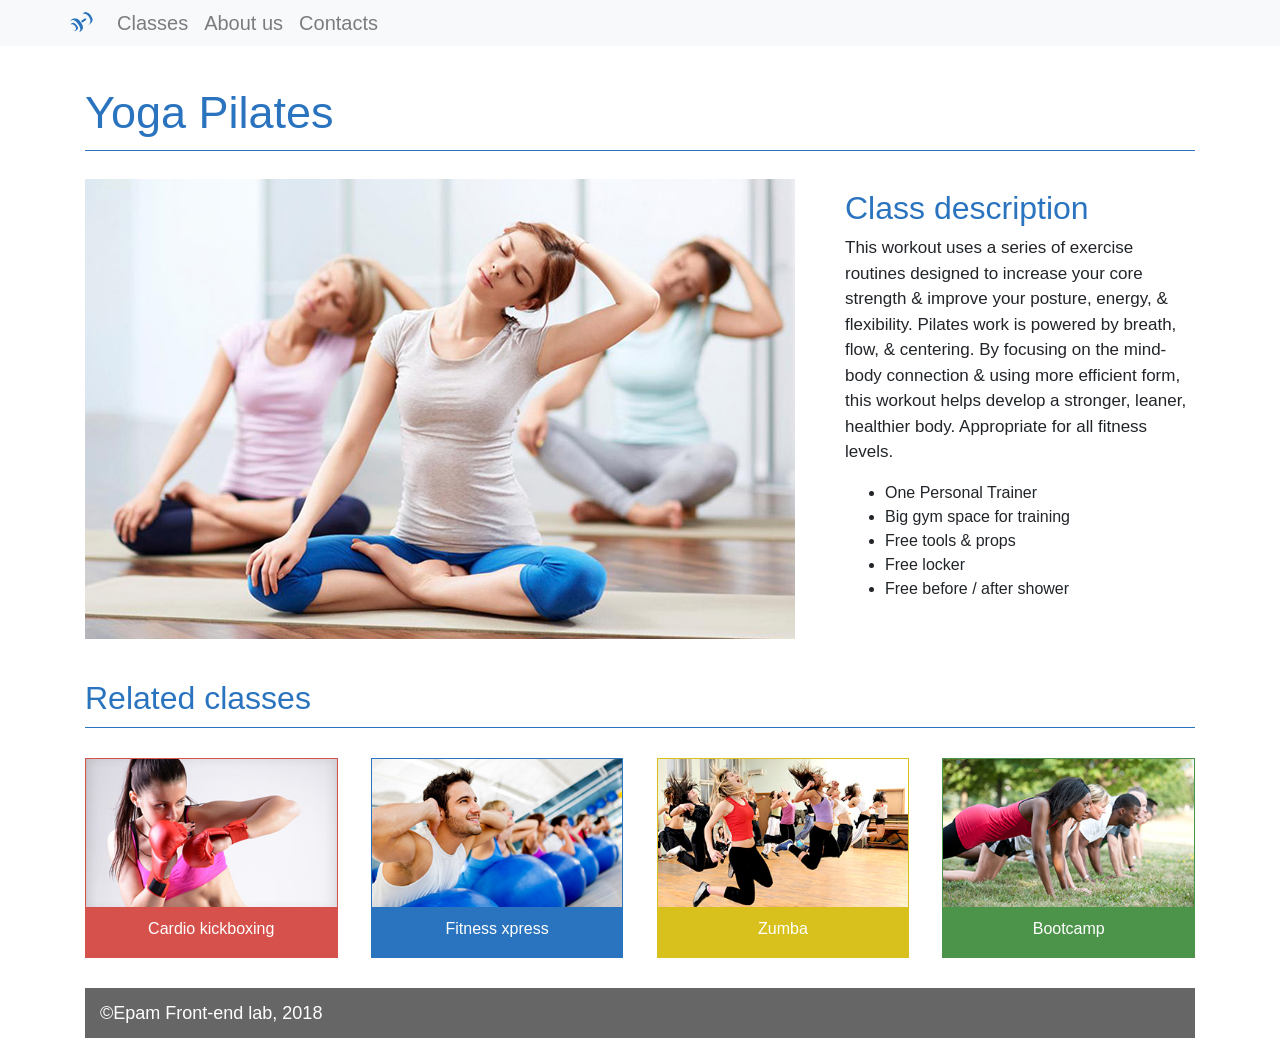
<file: Homework_01/index.html>
<!DOCTYPE html>
<html>

<head>
    <meta charset="UTF-8">
    <link rel="stylesheet" href="/Homework_01/styles/bootstrap.min.css">
    <link rel="stylesheet/less" type="text/less" href="/Homework_01/styles/styles.less">
    <script src="/Homework_01/js/less.min.js"></script>

    <title></title>
</head>

<body>
    <header>
        <div class=" navbar-expand-md navbar-light bg-light">
            <nav class="container justify-content-between nav">
                <a href="#" class="navbar-brand">
                    <img src="/Homework_01/img/logo.png" alt="logo">
                </a>
                <button class="navbar-toggler" type="button" data-toggle="collapse" data-target="#navbarNavDropdown"
                    aria-controls="navbarNavDropdown" aria-expanded="false" aria-label="Toggle navigation">
                    <span class="navbar-toggler-icon"></span>
                </button>
                <div class="collapse navbar-collapse ">
                    <ul class="navbar-nav mr-auto">
                        <li class="navbar-item nav__item"><a class="nav-link nav__link" href="#">Classes</a></li>
                        <li class="navbar-item nav__item"><a class="nav-link nav__link" href="#">About us</a></li>
                        <li class="navbar-item nav__item"><a class="nav-link nav__link" href="#">Contacts</a></li>
                    </ul>
                </div>
            </nav>
        </div>
    </header>

    <section class="article">
        <div class="container">
            <h1 class="article__header">Yoga Pilates</h1>
            <div class="article__container">
                <div class="article__img">
                    <img src="/Homework_01/img/yoga.jpg" alt="Yoga class" class="article__img--size">
                </div>
                <div class="article__description">
                    <h2 class="article__description--header">Class description</h2>
                    <p class="article__description--content">
                        This workout uses a series of exercise routines designed to increase your core strength &
                        improve
                        your posture, energy, & flexibility. Pilates work is powered by breath, flow, & centering. By
                        focusing on the mind-body connection & using more efficient form, this workout helps develop a
                        stronger, leaner, healthier body. Appropriate for all fitness levels.
                    </p>
                    <ul class="article__description--list">
                        <li>One Personal Trainer</li>
                        <li>Big gym space for training</li>
                        <li>Free tools & props</li>
                        <li>Free locker</li>
                        <li>Free before / after shower</li>
                    </ul>
                </div>
            </div>
        </div>
    </section>
    <section class="gallery container">
        <h2 class="gallery__header">Related classes</h2>
        <div class="gallery__wrap">
            <div class="card card--color1">
                <div class="card__img">
                    <img src="/Homework_01/img/cardio-kickbox.jpg" alt="kickbox" class="card__img--size">
                </div>
                <div class="card__description">
                    <p>Cardio kickboxing</p>
                </div>
            </div>
            <div class="card card--color2">
                <div class="card__img">
                    <img src="/Homework_01/img/fitness.jpg" alt="fitness" class="card__img--size">
                </div>
                <div class="card__description">
                    <p>Fitness xpress</p>
                </div>
            </div>
            <div class="card card--color3">
                <div class="card__img">
                    <img src="/Homework_01/img/zumba.jpg" alt="zumba" class="card__img--size">
                </div>
                <div class="card__description">
                    <p>Zumba</p>
                </div>
            </div>
            <div class="card card--color4">
                <div class="card__img">
                    <img src="/Homework_01/img/bootcamp.jpg" alt="bootcamp" class="card__img--size">
                </div>
                <div class="card__description">
                    <p>Bootcamp</p>
                </div>
            </div>
        </div>
    </section>

    <footer class="container footer">
        <p class="footer__text">©Epam Front-end lab, 2018</p>
    </footer>

    <script src="/Homework_01/js/bootstrap.min.js"></script>
    <script src="/Homework_01/js/jquery.js"></script>
</body>

</html>
</file>
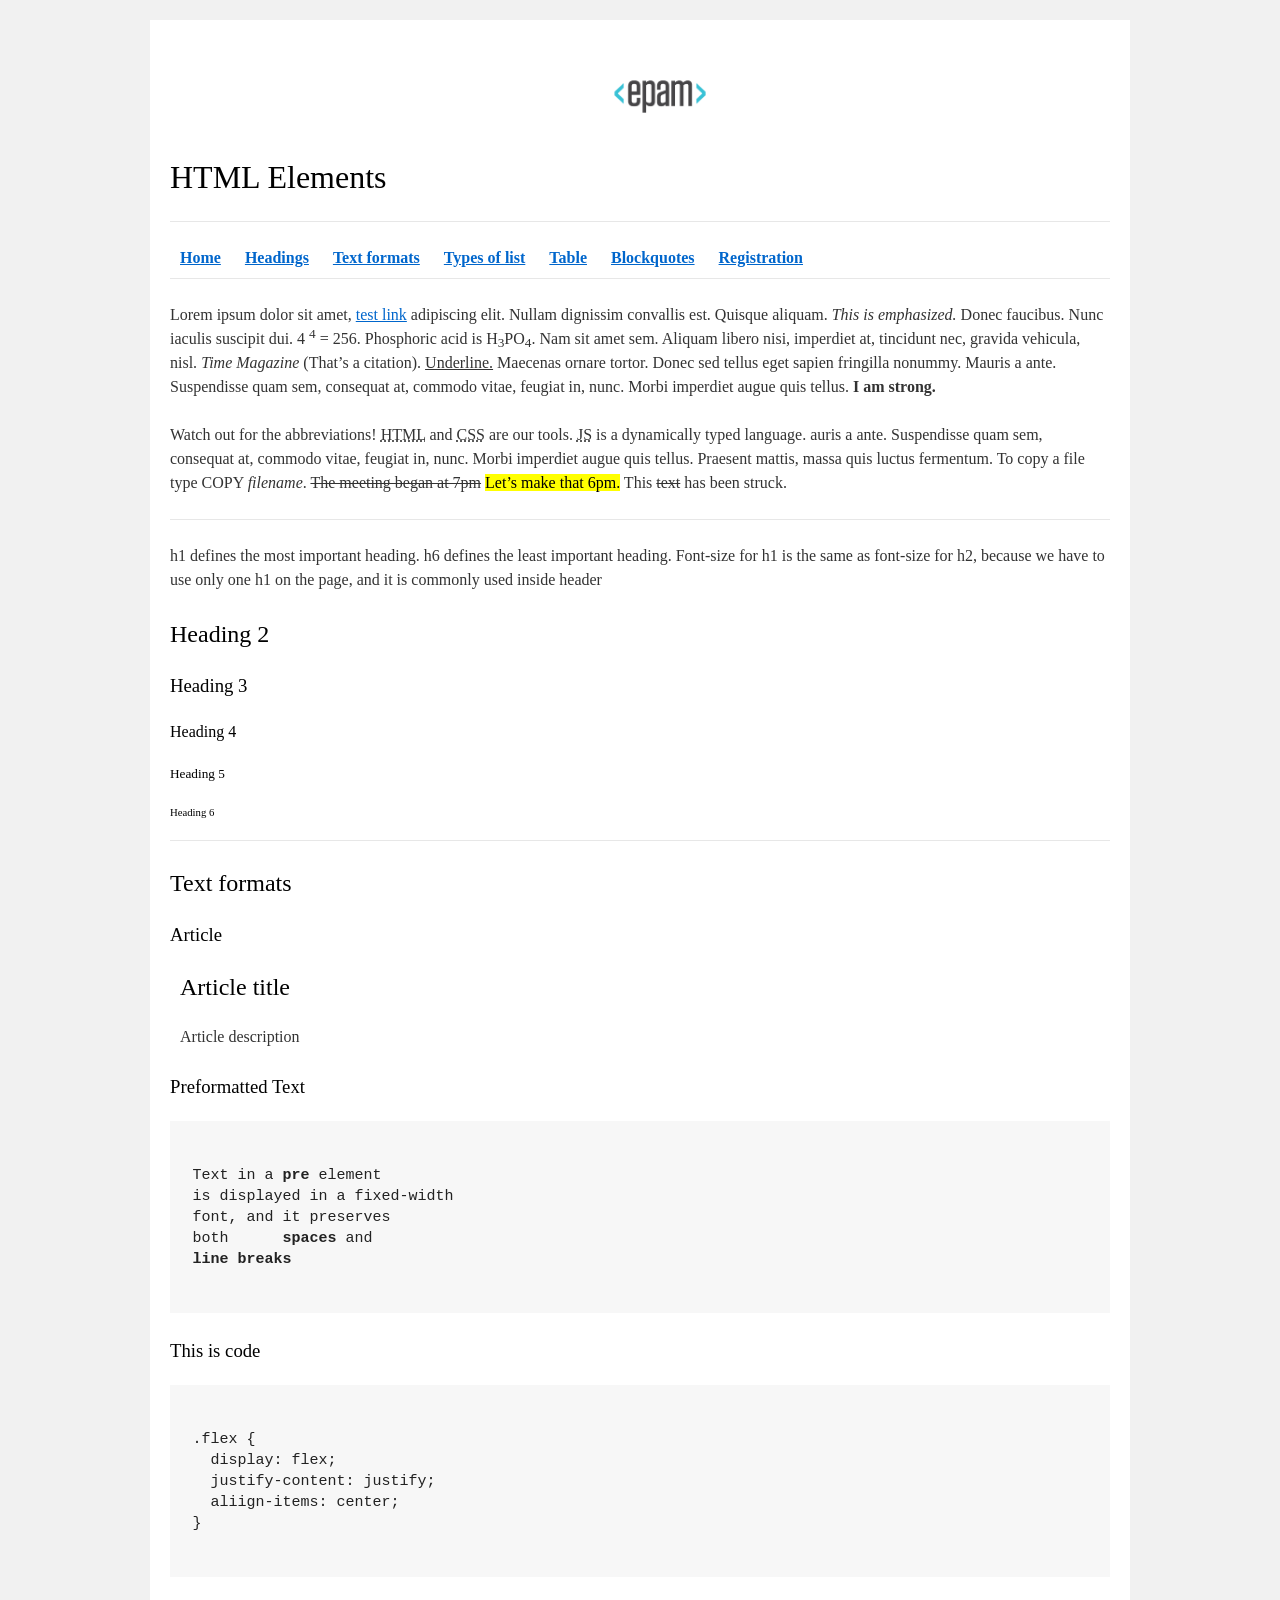
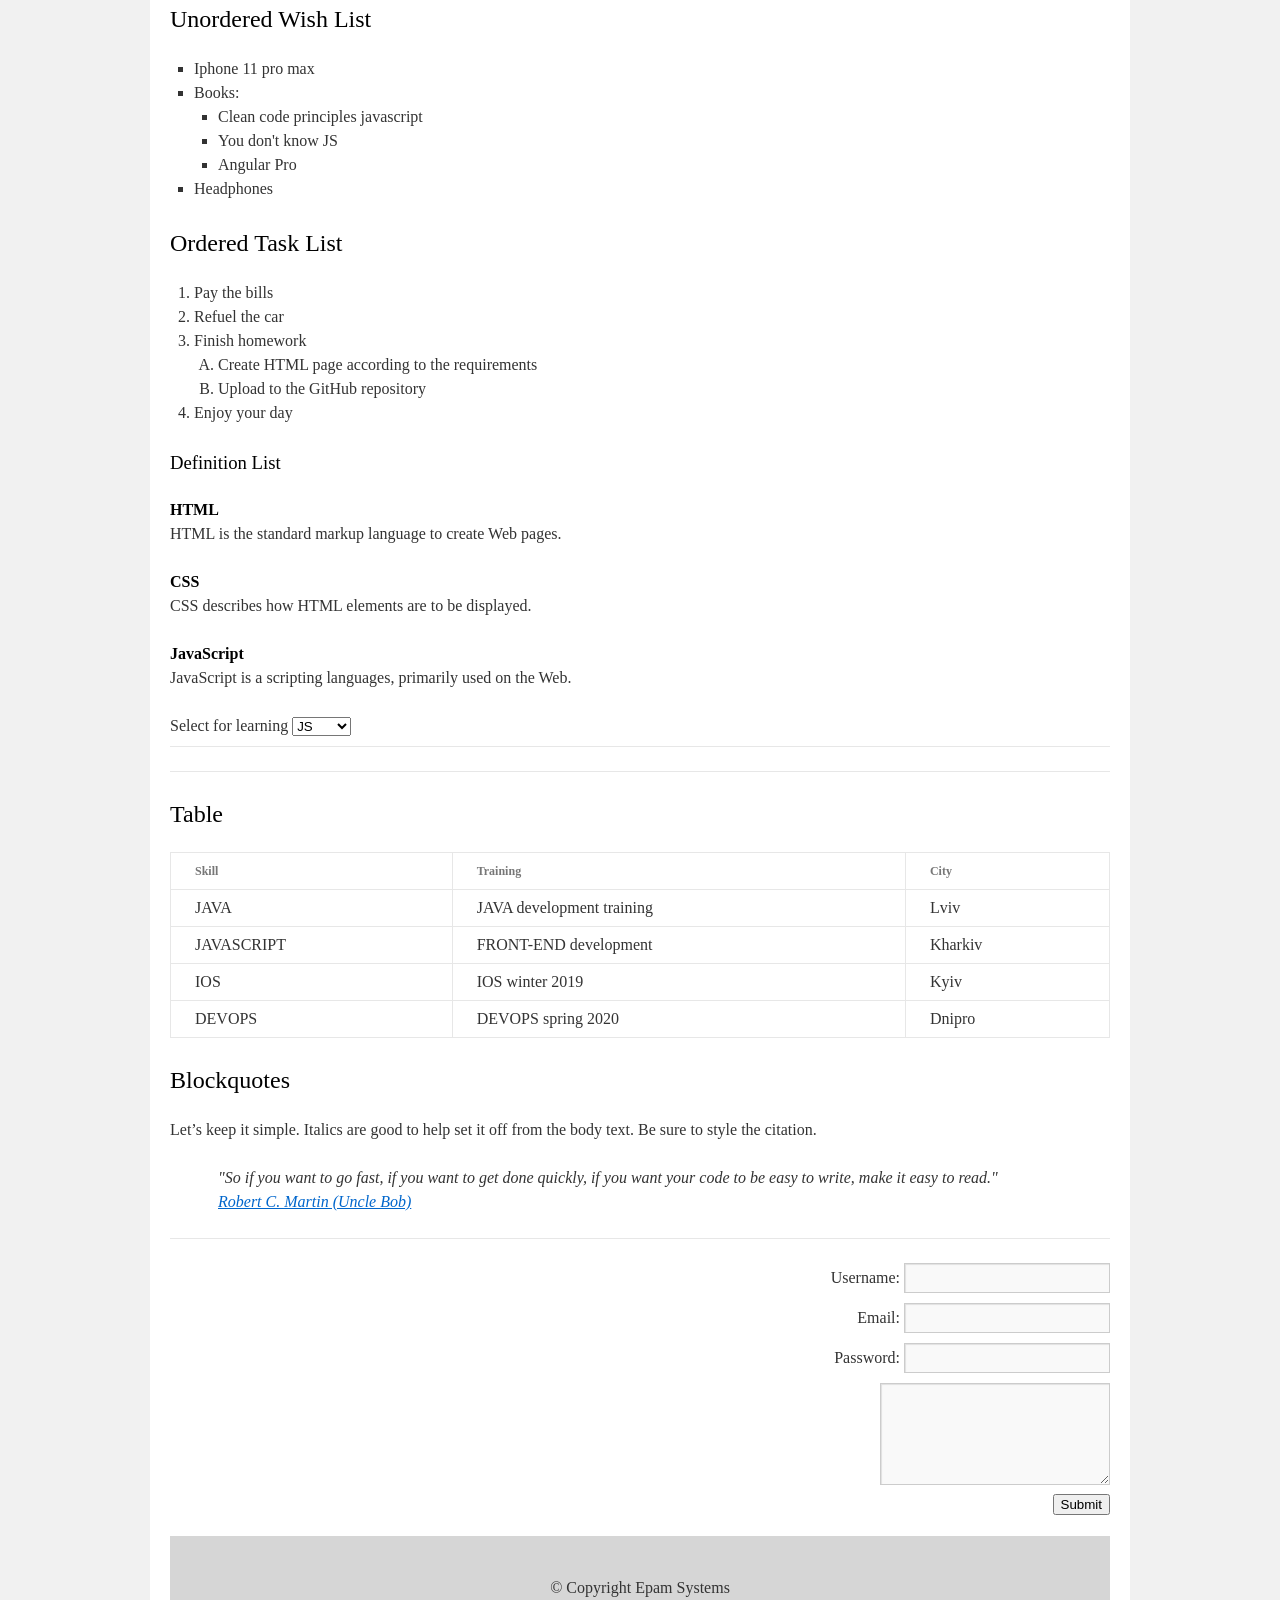
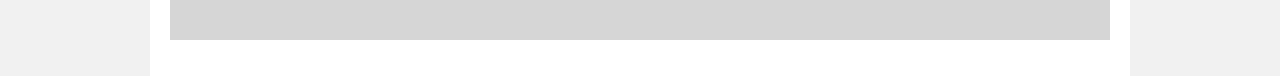
<file: FL12_HW1/homework/index.html>
<!DOCTYPE html>
<html lang="en">

<head>
    <meta charset="utf-8">
    <title>HTML Basics</title>
    <link rel="stylesheet" href="style.css">
</head>

<body>
<div id="wrapper">
    <div id="main">
        <div id="container">
            <div id="content" role="main">
                <header>
                    <img src="logo.png" alt="logo pic">
                    <h1>HTML Elements</h1>
                    <hr>
                    <nav>
                        <a href="#Home"><b>Home</b></a>
                        <a href="#Headings"><b>Headings</b></a>
                        <a href="#TextFormats"><b>Text formats</b></a>
                        <a href="#TypesOfList"><b>Types of list</b></a>
                        <a href="#Table"><b>Table</b></a>
                        <a href="#Blockquotes"><b>Blockquotes</b></a>
                        <a href="#Registration"><b>Registration</b></a>
                    </nav>
                    <hr>
                </header>
                <section id="Home">
                    <p>Lorem ipsum dolor sit amet,
                        <a href="Home">test link</a>
                        adipiscing elit.
                        Nullam dignissim convallis est. Quisque aliquam.
                        <i>This is emphasized.</i>
                        Donec faucibus. Nunc iaculis suscipit dui. 4
                        <sup>4</sup> = 256.
                        Phosphoric acid is H<sub>3</sub>PO<sub>4</sub>.
                        Nam sit amet sem. Aliquam libero nisi, imperdiet at, tincidunt nec, gravida vehicula, nisl.
                        <i>Time Magazine</i>
                        (That’s a citation).
                        <u>Underline.</u>
                        Maecenas ornare tortor. Donec sed tellus eget sapien fringilla nonummy. Mauris a ante.
                        Suspendisse quam sem, consequat at, commodo vitae, feugiat in, nunc. Morbi imperdiet augue quis
                        tellus.
                        <strong>I am strong.</strong>
                    </p>
                    <p>
                        Watch out for the abbreviations!
                        <abbr title="Hyper Text Markup Language">HTML</abbr>
                        and
                        <abbr title="Cascading Style Sheets">CSS</abbr>
                        are our tools.
                        <abbr title="JavaScript">JS</abbr>
                        is a dynamically typed language.
                        auris a ante. Suspendisse quam sem, consequat at, commodo vitae, feugiat in, nunc. Morbi
                        imperdiet augue quis tellus. Praesent mattis, massa quis luctus fermentum. To copy a file type
                        COPY
                        <em>filename</em>.
                        <del>The meeting began at 7pm</del>
                        <mark>Let’s make that 6pm.</mark>
                        This
                        <del>text</del>
                        has been struck.
                    </p>
                    <hr>
                </section>
                <section id="Headings">
                    <p>
                        h1 defines the most important heading. h6 defines the least important heading. Font-size for h1
                        is the same as font-size for h2, because we have to use only one h1 on the page, and it is
                        commonly used inside header
                    </p>
                    <h2>Heading 2</h2>
                    <h3>Heading 3</h3>
                    <h4>Heading 4</h4>
                    <h5>Heading 5</h5>
                    <h6>Heading 6</h6>
                    <hr>
                </section>
                <section id="TextFormats">
                    <h2>Text formats</h2>
                    <h3>Article</h3>
                    <article>
                        <h2>Article title</h2>
                        <p>Article description</p>
                    </article>
                    <h3>Preformatted Text</h3>
                    <pre>

Text in a <b>pre</b> element
is displayed in a fixed-width
font, and it preserves
both      <b>spaces</b> and
<b>line breaks</b>
            </pre>
                    <h3>This is code</h3>
                    <pre>

.flex {
  display: flex;
  justify-content: justify;
  aliign-items: center;
}
            </pre>
                </section>
                <section id="TypesOfList">
                    <div>
                        <h2>Unordered Wish List</h2>
                        <ul>
                            <li>Iphone 11 pro max</li>
                            <li>
                                Books:
                                <ul>
                                    <li>Clean code principles javascript</li>
                                    <li>You don't know JS</li>
                                    <li>Angular Pro</li>
                                </ul>
                            </li>
                            <li>Headphones</li>
                        </ul>
                    </div>
                    <div>
                        <h2>Ordered Task List</h2>
                        <ol>
                            <li>Pay the bills</li>
                            <li>Refuel the car</li>
                            <li>
                                Finish homework
                                <ol type="A">
                                    <li>Create HTML page according to the requirements</li>
                                    <li>Upload to the GitHub repository</li>
                                </ol>
                            </li>
                            <li>Enjoy your day</li>
                        </ol>
                    </div>
                    <div>
                        <h3>Definition List</h3>
                        <dl>
                            <dt>HTML</dt>
                            <dd>HTML is the standard markup language to create Web pages.</dd>
                            <dt>CSS</dt>
                            <dd>CSS describes how HTML elements are to be displayed.</dd>
                            <dt>JavaScript</dt>
                            <dd>JavaScript is a scripting languages, primarily used on the Web.</dd>
                        </dl>
                    </div>
                    <div>
                        <span>Select for learning</span>
                        <select name="SelectLang" id="SelectLang">
                            <option selected value="JS">JS</option>
                            <option value="HTML">HTML</option>
                            <option value="CSS">CSS</option>
                        </select>
                    </div>
                    <hr>
                    <hr>
                </section>
                <section id="Table">
                    <h2>Table</h2>
                    <table>
                        <thead>
                        <tr>
                            <th>Skill</th>
                            <th>Training</th>
                            <th>City</th>
                        </tr>
                        </thead>
                        <tbody>
                        <tr>
                            <td>JAVA</td>
                            <td>JAVA development training</td>
                            <td>Lviv</td>
                        </tr>
                        <tr>
                            <td>JAVASCRIPT</td>
                            <td>FRONT-END development</td>
                            <td>Kharkiv</td>
                        </tr>
                        <tr>
                            <td>IOS</td>
                            <td>IOS winter 2019</td>
                            <td>Kyiv</td>
                        </tr>
                        <tr>
                            <td>DEVOPS</td>
                            <td>DEVOPS spring 2020</td>
                            <td>Dnipro</td>
                        </tr>
                        </tbody>
                    </table>
                </section>
                <section id="Blockquotes">
                    <h2>Blockquotes</h2>
                    <p>Let’s keep it simple. Italics are good to help set it off from the body text. Be sure to style
                        the citation.</p>
                    <blockquote>"So if you want to go fast, if you want to get done quickly, if you want your code to be
                        easy to write, make it easy to read."
                        <p><a href="#">Robert C. Martin (Uncle Bob)</a></p>
                    </blockquote>
                    <hr>
                </section>
                <section id="Registration">
                    <form action="smth.php" method="post">
                        <label>Username: <input type="text"></label>
                        <br>
                        <label>Email: <input type="email"></label>
                        <br>
                        <label>Password: <input type="password"></label>
                        <br>
                        <textarea name="textarea1" id="textar1" cols="23" rows="4"></textarea>
                        <br>
                        <button type="submit">Submit</button>

                    </form>
                </section>
                <footer>
                    <span>&copy; Copyright Epam Systems</span>
                </footer>
            </div>
        </div>
    </div>
</div>
</body>

</html>
</file>
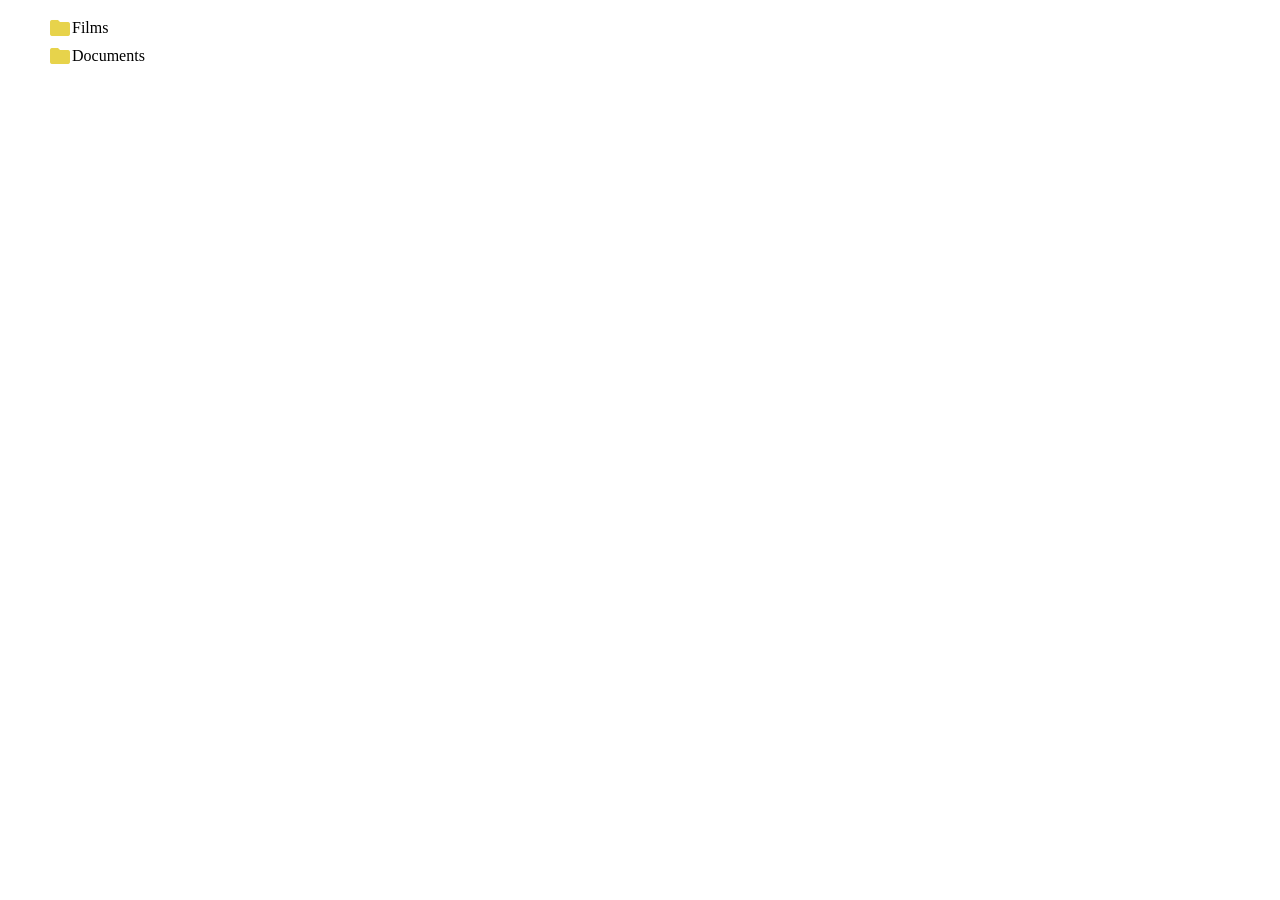
<file: FL12_HW11/homework/index.html>
<!-- DO NOT MODIFY THIS FILE -->
<!DOCTYPE html>
<html lang="en">
<head>
  <meta charset="UTF-8">
  <title>Homework 11 - DOM</title>
  <link rel="stylesheet" href="material-icons/material-icons.css">
  <link rel="stylesheet" href="styles.css">
</head>
<body>
  <div id="root"></div>
  <script src="app.js"></script>
</body>
</html>
</file>
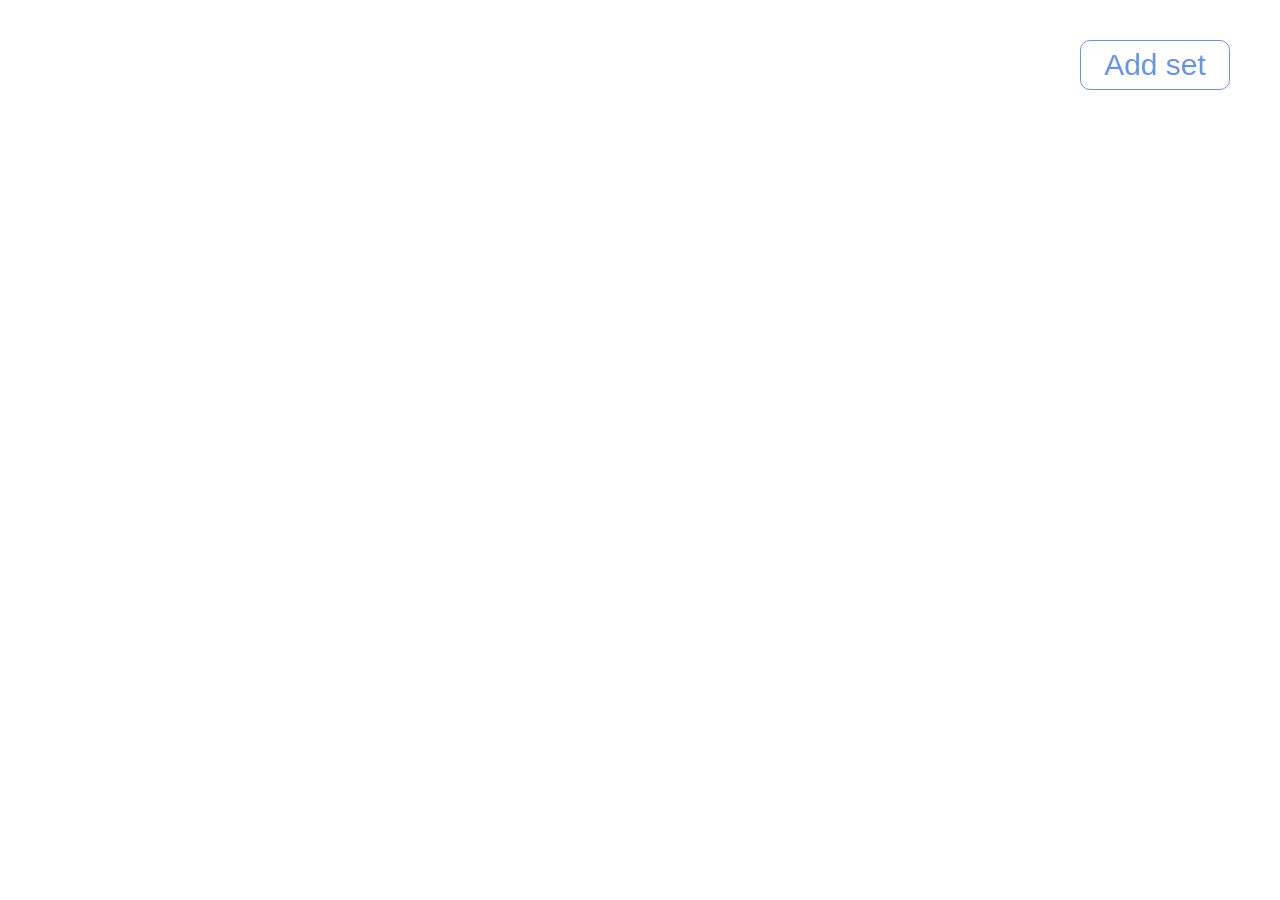
<file: FL12_HW12/homework/index.html>
<!DOCTYPE html>
<html lang="en">
<head>
    <meta charset="UTF-8">
    <title>Homework 12 - Simple TODO List</title>
    <link rel="stylesheet" href="./assets/styles.css">
</head>
<body>
<div id="root"></div>
<section class="display-none">
    <form action="/lol" id="addNewList">
        <div class="">
            <label for="newList">Enter name for list</label>
            <input id="newList" type="text" placeholder="List name" required>
        </div>
        <button type="button" id="addTermDefButton" class="btn-style">Add term and definition</button>
        <div class="addItem display-none">
            <input class="terms" name="term" type="text" placeholder="Term">
            <input class="definitions" name="def" type="text" placeholder="Definition">
        </div>
        <button type="submit" id="btnAddSet" class="btn-style">Add set</button>
    </form>
</section>

<section class="display-none ">
    <div class="show-sets">
        <button type="button" id="btnGetAddSet" class="btn-style main-add-btn">Add set</button>
        <ul id="listItems">

        </ul>
    </div>
</section>
<script src="./src/app.js"></script>
</body>
</html>
</file>
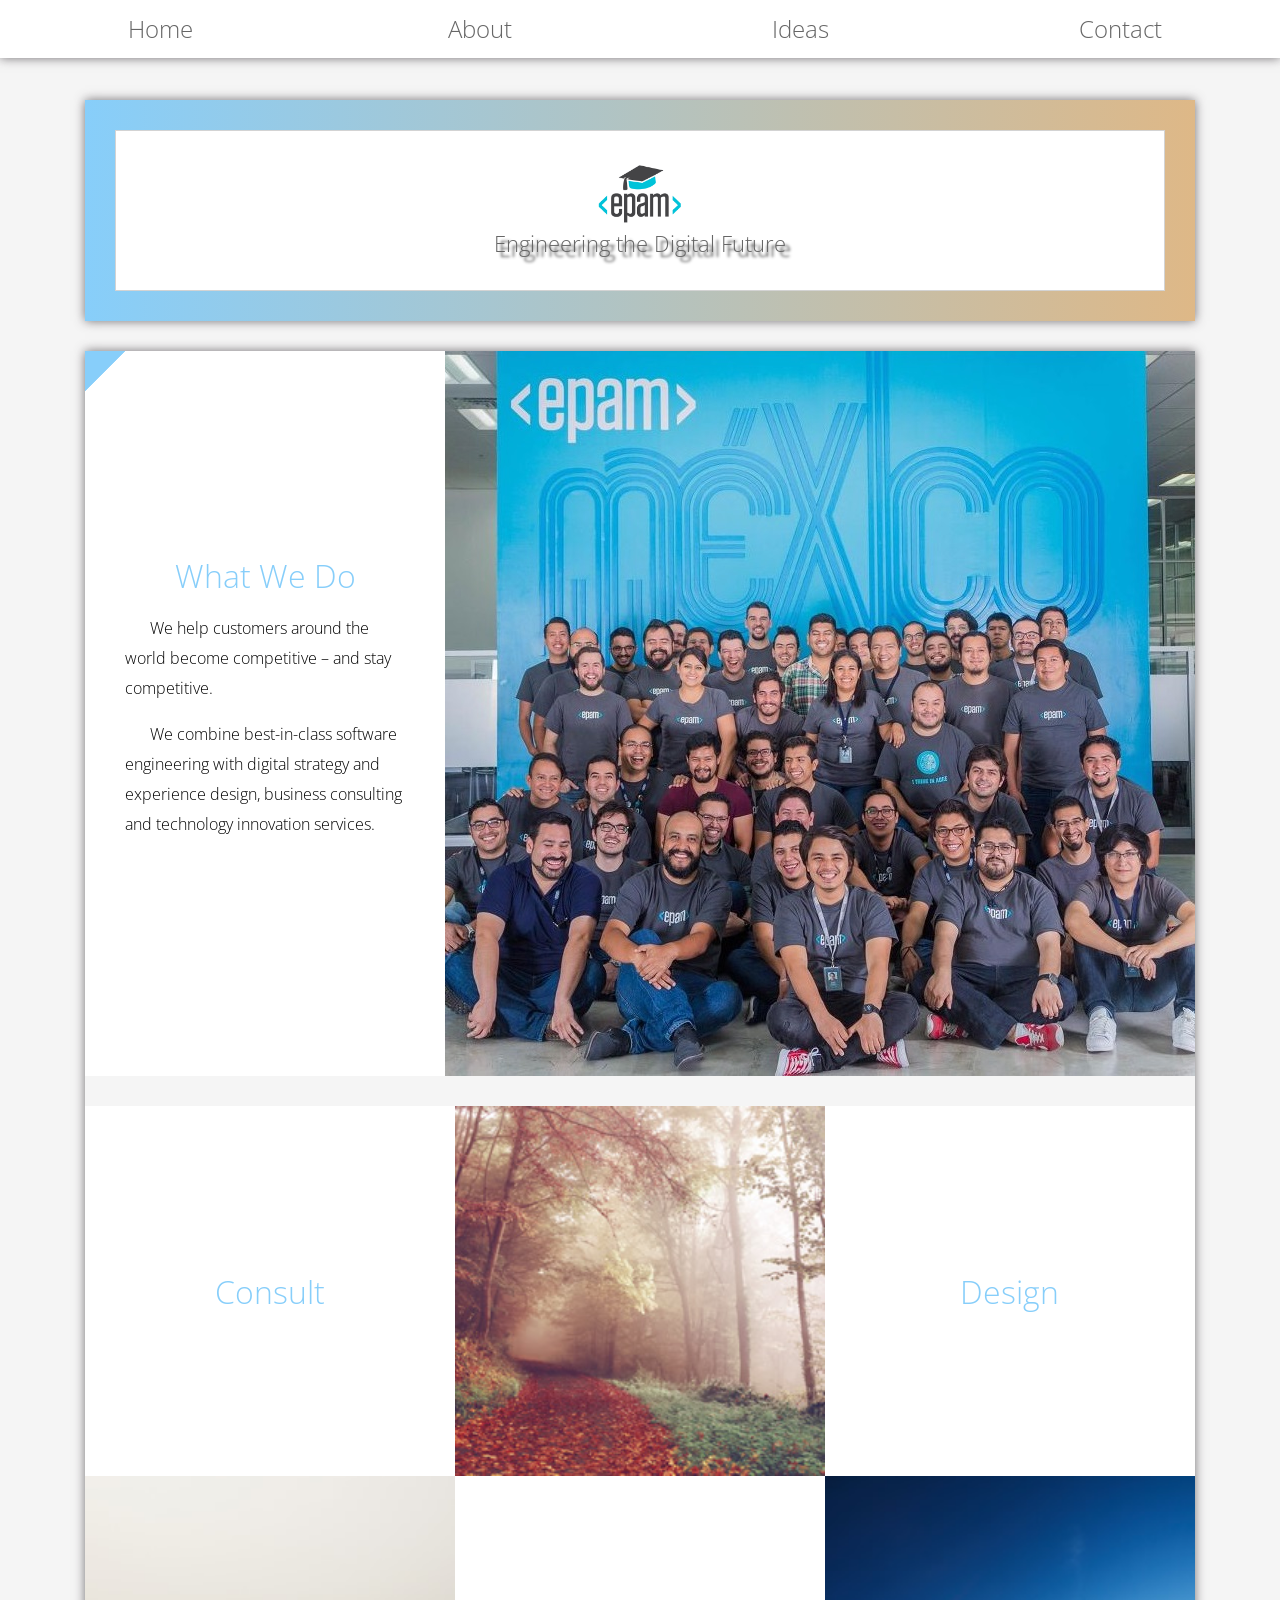
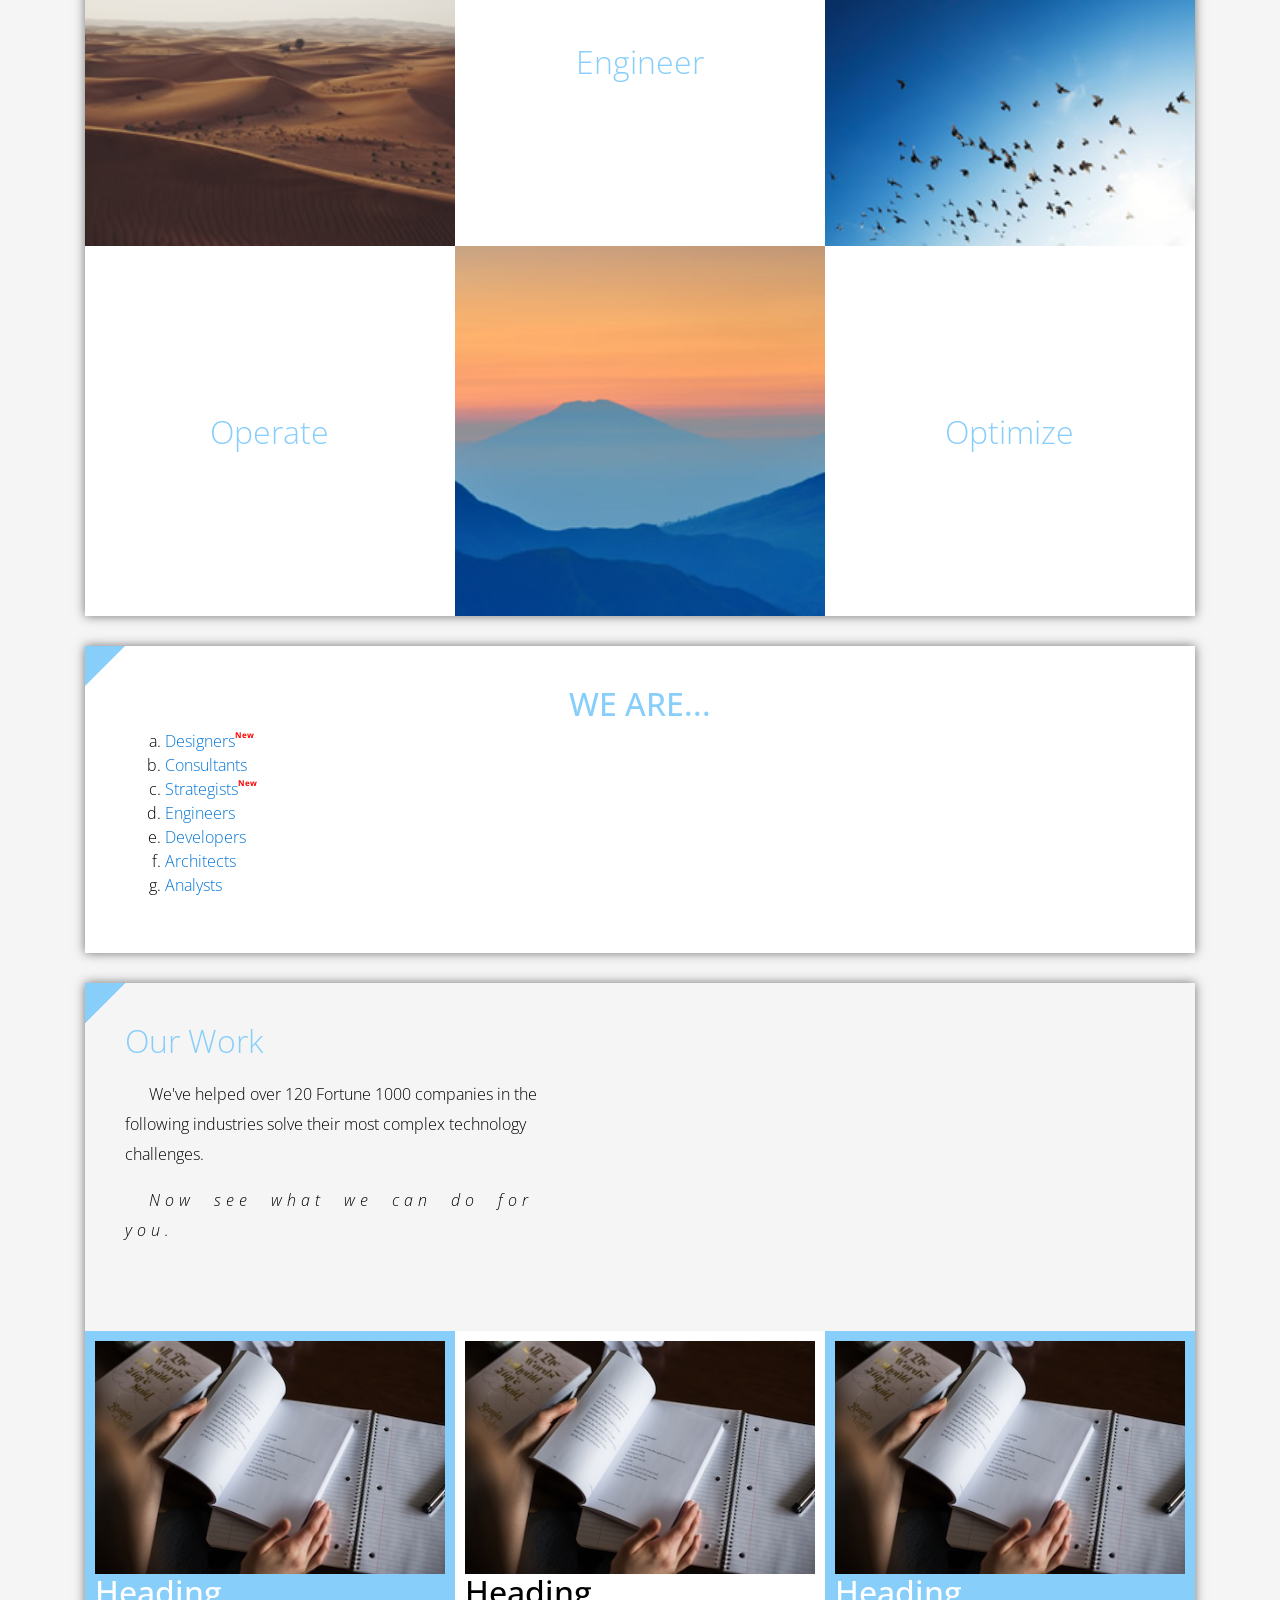
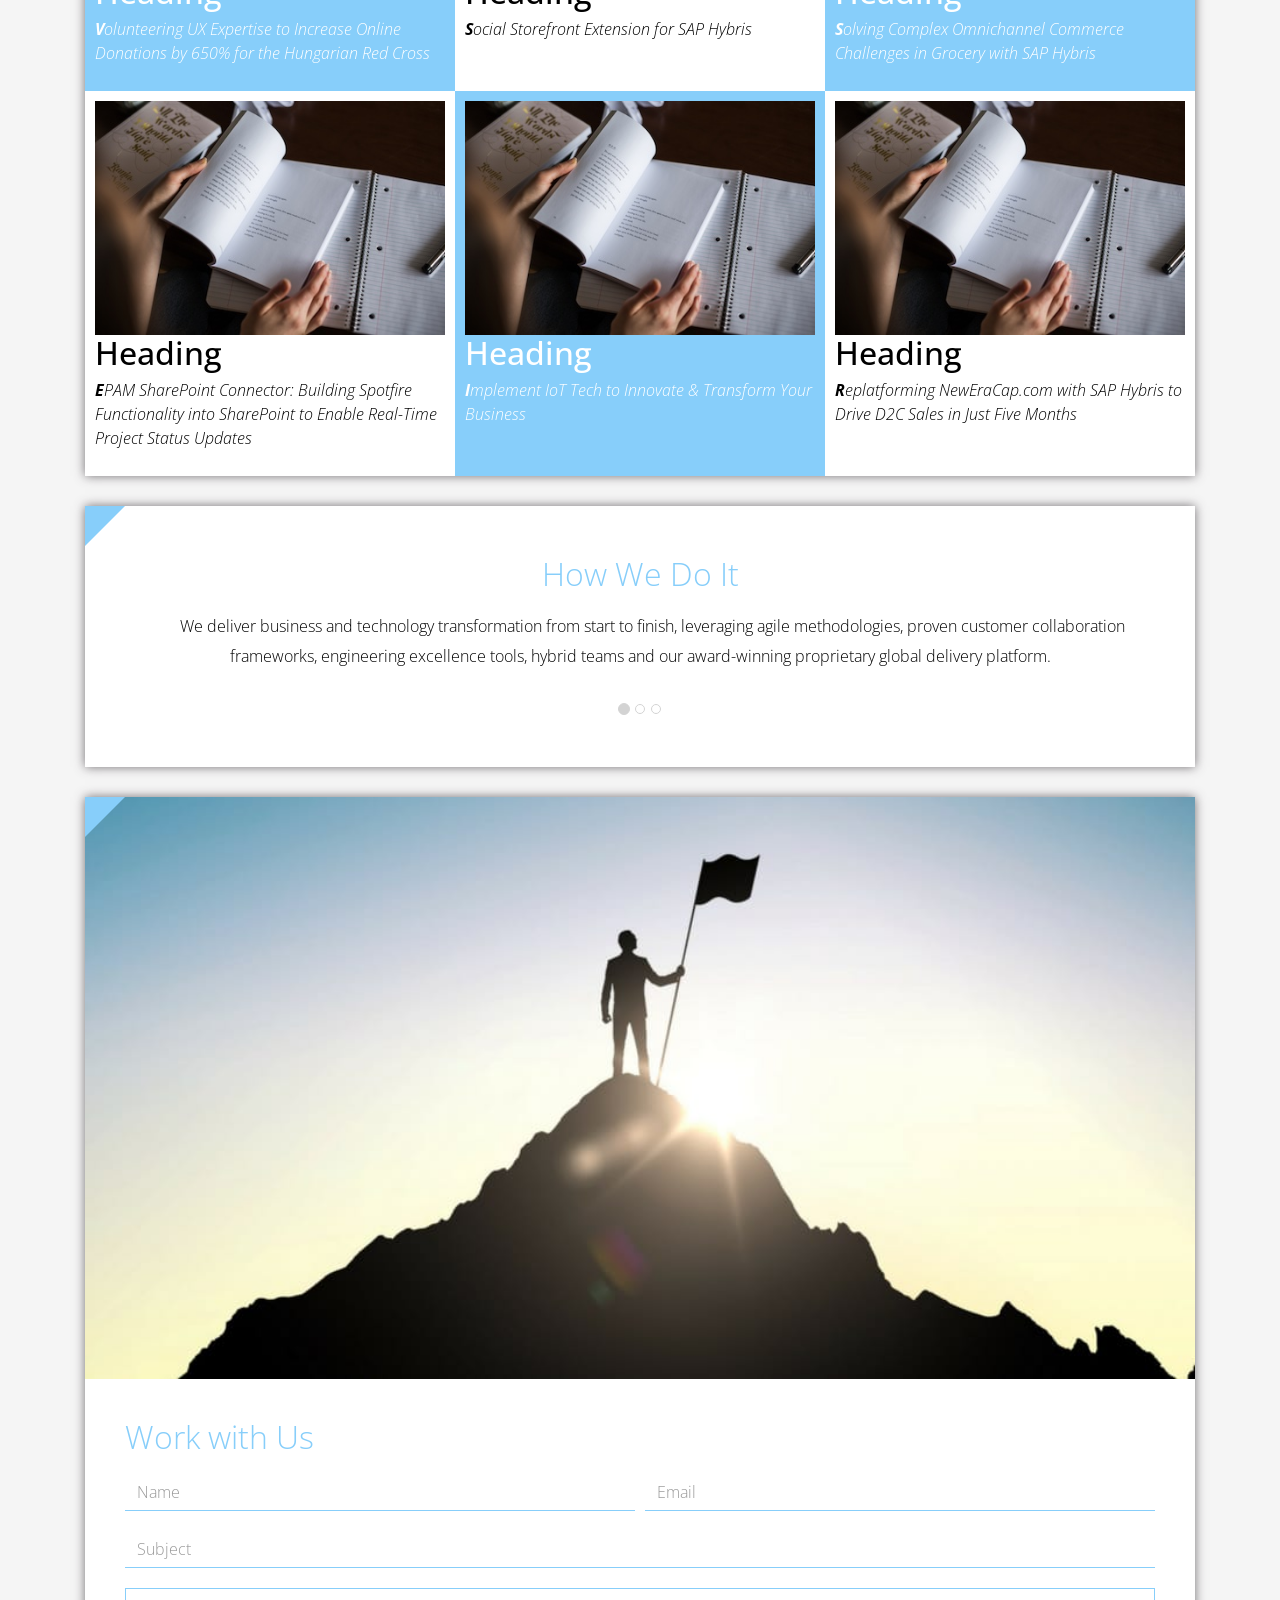
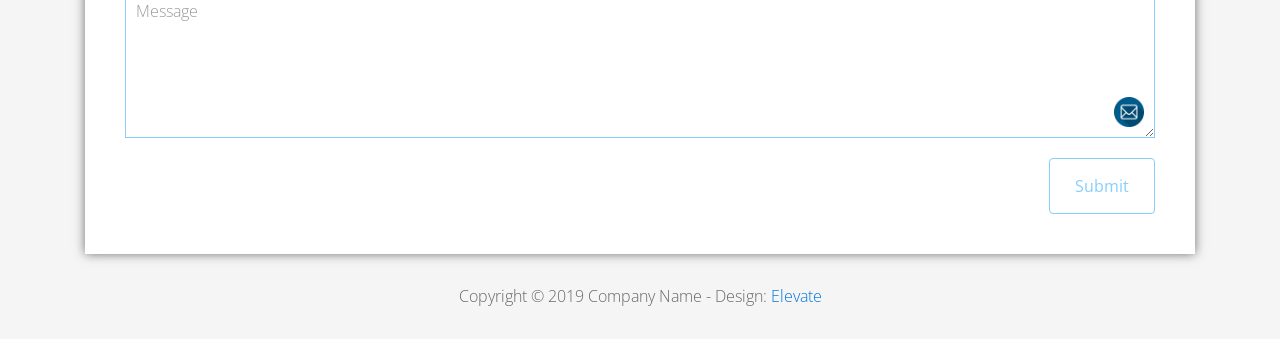
<file: FL12_HW2/homework/index.html>
<!DOCTYPE html>
<html lang="en">
<head>
  <meta charset="utf-8">
  <meta http-equiv="X-UA-Compatible" content="IE=edge">
  <meta name="viewport" content="width=device-width, initial-scale=1">

  <title>CSS Basics HW</title>



  <!-- load stylesheets -->
  <link rel="stylesheet" href="http://fonts.googleapis.com/css?family=Open+Sans:300,400">
  <!-- Google web font "Open Sans" -->
  <link rel="stylesheet" href="css/bootstrap.min.css">
  <!-- Bootstrap style -->
  <link rel="stylesheet" href="css/general.css">
  <link rel="stylesheet" href="css/style.css">
  <!-- Templatemo style -->
</head>

<body>
<div class="container">

  <div class="tm-sidebar">
    <nav class="tm-main-nav">
      <ul>
        <li class="tm-nav-item"><a href="#home" class="tm-nav-item-link">Home</a></li>
        <li class="tm-nav-item"><a href="#about" class="tm-nav-item-link">About</a></li>
        <li class="tm-nav-item"><a href="#ideas" class="tm-nav-item-link">Ideas</a></li>
        <li class="tm-nav-item"><a href="#contact" class="tm-nav-item-link">Contact</a></li>
      </ul>
    </nav>
  </div>

  <div class="tm-main-content">

    <div id="home" class="tm-content-box tm-content-header margin-b-10">
      <div class="tm-banner">
        <div class="tm-banner-inner">
          <img src="img/epam_logo.png" width="100" alt="">
          <p class="tm-banner-text">Engineering the Digital Future</p>
        </div>
      </div>
    </div>

    <section>
      <div class="tm-content-box flex-2-col">

        <div class="padding-medium flex-item tm-team-description-container flex-item">
          <h2 class="tm-section-title">What We Do</h2>
          <p class="tm-section-description">We help customers around the world become competitive – and stay competitive.</p>
          <p class="tm-section-description"> We combine best-in-class software engineering with digital strategy and experience design, business consulting and technology innovation services.</p>
        </div>
        <div class="flex-item tm-team-img">
          <img src="img/epam-mexico.jpg" alt="epam-mexico">
        </div>

      </div>

      <div id="about" class="tm-content-box">

        <ul class="boxes gallery-container">
          <li class="box box-bg">
            <h2 class="tm-section-title tm-section-title-box tm-box-bg-title">Consult</h2>
          </li>
          <li class="box">
            <a href="img/idea-large-01.jpg">
              <img src="img/idea-01.jpg" alt="Image" class="img-fluid thumbnail box-img">
            </a>
          </li>
          <li class="box box-bg">
            <h2 class="tm-section-title tm-section-title-box tm-box-bg-title">Design</h2>
          </li>
          <li class="box">
            <a href="img/idea-large-02.jpg">
              <img src="img/idea-02.jpg" alt="Image" class="img-fluid thumbnail box-img">
            </a>
          </li>
          <li class="box box-bg">
            <h2 class="tm-section-title tm-section-title-box tm-box-bg-title">Engineer</h2>
          </li>
          <li class="box">
            <a href="img/idea-large-03.jpg">
              <img src="img/idea-03.jpg" alt="Image" class="img-fluid thumbnail box-img">
            </a>
          </li>
          <li class="box box-bg">
            <h2 class="tm-section-title tm-section-title-box tm-box-bg-title">Operate</h2>
          </li>
          <li class="box">
            <a href="img/idea-large-04.jpg">
              <img src="img/idea-04.jpg" alt="Image" class="img-fluid thumbnail box-img">
            </a>
          </li>
          <li class="box box-bg">
            <h2 class="tm-section-title tm-section-title-box tm-box-bg-title">Optimize</h2>
          </li>
        </ul>

      </div>

    </section>

    <!-- slider -->
    <section class="heading tm-content-box">
      <div class="padding-medium">
        <h2> WE ARE...</h2>
        <ol>
          <li><a href="index.html" class="text">Designers</a></li>
          <li><a href="index.html">Consultants</a></li>
          <li><a href="#" class="text">Strategists</a></li>
          <li><a href="#">Engineers</a></li>
          <li><a href="#">Developers</a></li>
          <li><a href="#">Architects</a></li>
          <li><a href="#">Analysts</a></li>
        </ol>
      </div>
    </section>

    <section class="blocks">
      <div class="padding-medium flex-item tm-team-description-container">
        <h2 class="tm-section-title">Our Work</h2>
        <p class="tm-section-description">We've helped over 120 Fortune 1000 companies in the following industries solve their most complex technology challenges. </p>
        <p class="tm-section-description"> Now see what we can do for you.</p>
      </div>
      <div class="tm-content-box flex-2-col">
      </div>
      <div  class="tm-content-box">
        <ul class="boxes gallery-container">
          <li class="box box-work">
            <img src="img/study.jpeg" alt="Image" class="img-fluid">
            <div>
              <h2>Heading</h2>
              <p>Volunteering UX Expertise to Increase Online Donations by 650% for the Hungarian Red Cross</p>
            </div>
          </li>
          <li class="box box-work">
            <img src="img/study.jpeg" alt="Image" class="img-fluid">
            <div>
              <h2>Heading</h2>
              <p>Social Storefront Extension for SAP Hybris</p>
            </div>
          </li>
          <li class="box box-work">
            <img src="img/study.jpeg" alt="Image" class="img-fluid">
            <div>
              <h2>Heading</h2>
              <p>Solving Complex Omnichannel Commerce Challenges in Grocery with SAP Hybris</p>
            </div>
          </li>
          <li class="box box-work">
            <img src="img/study.jpeg" alt="Image" class="img-fluid">
            <div>
              <h2>Heading</h2>
              <p>EPAM SharePoint Connector: Building Spotfire Functionality into SharePoint to Enable Real-Time Project Status Updates</p>
            </div>
          </li>
          <li class="box box-work">
            <img src="img/study.jpeg" alt="Image" class="img-fluid">
            <div>
              <h2>Heading</h2>
              <p>Implement IoT Tech to Innovate &amp; Transform Your Business</p>
            </div>
          </li>
          <li class="box box-work">
            <img src="img/study.jpeg" alt="Image" class="img-fluid">
            <div>
              <h2>Heading</h2>
              <p>Replatforming NewEraCap.com with SAP Hybris to Drive D2C Sales in Just Five Months</p>
            </div>
          </li>
        </ul>

      </div>
    </section>

    <section id="ideas">
      <div id="tmCarousel" class="carousel slide tm-content-box" data-ride="carousel">

        <ol class="carousel-indicators">
          <li data-target="#tmCarousel" data-slide-to="0" class="active"></li>
          <li data-target="#tmCarousel" data-slide-to="1" class=""></li>
          <li data-target="#tmCarousel" data-slide-to="2" class=""></li>
        </ol>

        <div class="carousel-inner" role="listbox">

          <div class="carousel-item active">
            <div class="carousel-content">
              <div class="flex-item">
                <h2 class="tm-section-title">How We Do It</h2>
                <p class="tm-section-description carousel-description">We deliver business and technology transformation from start to finish, leveraging agile methodologies, proven customer collaboration frameworks, engineering excellence tools, hybrid teams and our award-winning proprietary global delivery platform.</p>
              </div>
            </div>
          </div>

          <div class="carousel-item">
            <div class="carousel-content">
              <div class="flex-item">
                <h2 class="tm-section-title">Our Clients</h2>
                <p class="tm-section-description carousel-description">Lorem ipsum dolor sit amet,
                  consectetur adipiscing elit. Quisque vel nisi pharetra nibh varius pharetra ac
                  sagittis nisi. Etiam pharetra vestibulum hendrerit. Pellentesque interdum metus
                  sed massa rutrum.</p>
              </div>
            </div>
          </div>

          <div class="carousel-item">
            <div class="carousel-content">
              <div class="flex-item">
                <h2 class="tm-section-title">Our Projects</h2>
                <p class="tm-section-description carousel-description">Donec ex libero, fringilla
                  vitae purus sit amet, rhoncus pharetra lorem. Pellentesque id sem id lacus
                  ultricies vehicula. Aliquam rutrum mi non. Pellentesque interdum metus sed massa
                  rutrum.</p>
              </div>
            </div>
          </div>

        </div>

      </div>
    </section>

    <section class="tm-content-box">
      <img src="img/contact-us.jpg" alt="Contact image" class="img-fluid img-contact-us">

      <div id="contact" class="padding-medium">
        <h2 class="tm-section-title">Work with Us</h2>
        <form action="#contact" method="get" class="contact-form">

          <div class="form-group col-xs-12 col-sm-12 col-md-6 col-lg-6 form-group-2-col-left">
            <input type="text" id="contact_name" name="contact_name" class="form-control"
                   placeholder="Name" required/>
          </div>
          <div class="form-group col-xs-12 col-sm-12 col-md-6 col-lg-6 form-group-2-col-right mandatory-field">
            <input type="email" id="contact_email" name="contact_email" class="form-control"
                   placeholder="Email" required/>
          </div>
          <div class="form-group">
            <input type="text" id="contact_subject" name="contact_subject" class="form-control"
                   placeholder="Subject" required/>
          </div>
          <div class="form-group">
            <textarea id="contact_message" name="contact_message" class="form-control" rows="9"
                      placeholder="Message" required></textarea>
          </div>

          <button type="submit" class="btn btn-primary submit-btn">Submit</button>

        </form>
      </div>
    </section>

    <footer class="tm-footer">
      <p class="text-xs-center">Copyright &copy; 2019 Company Name

        - Design: <a rel="nofollow" href="http://www.templatemo.com/tm-481-elevate"
                     target="_parent">Elevate</a></p>
    </footer>

  </div>

</div>

</body>
</html>
</file>
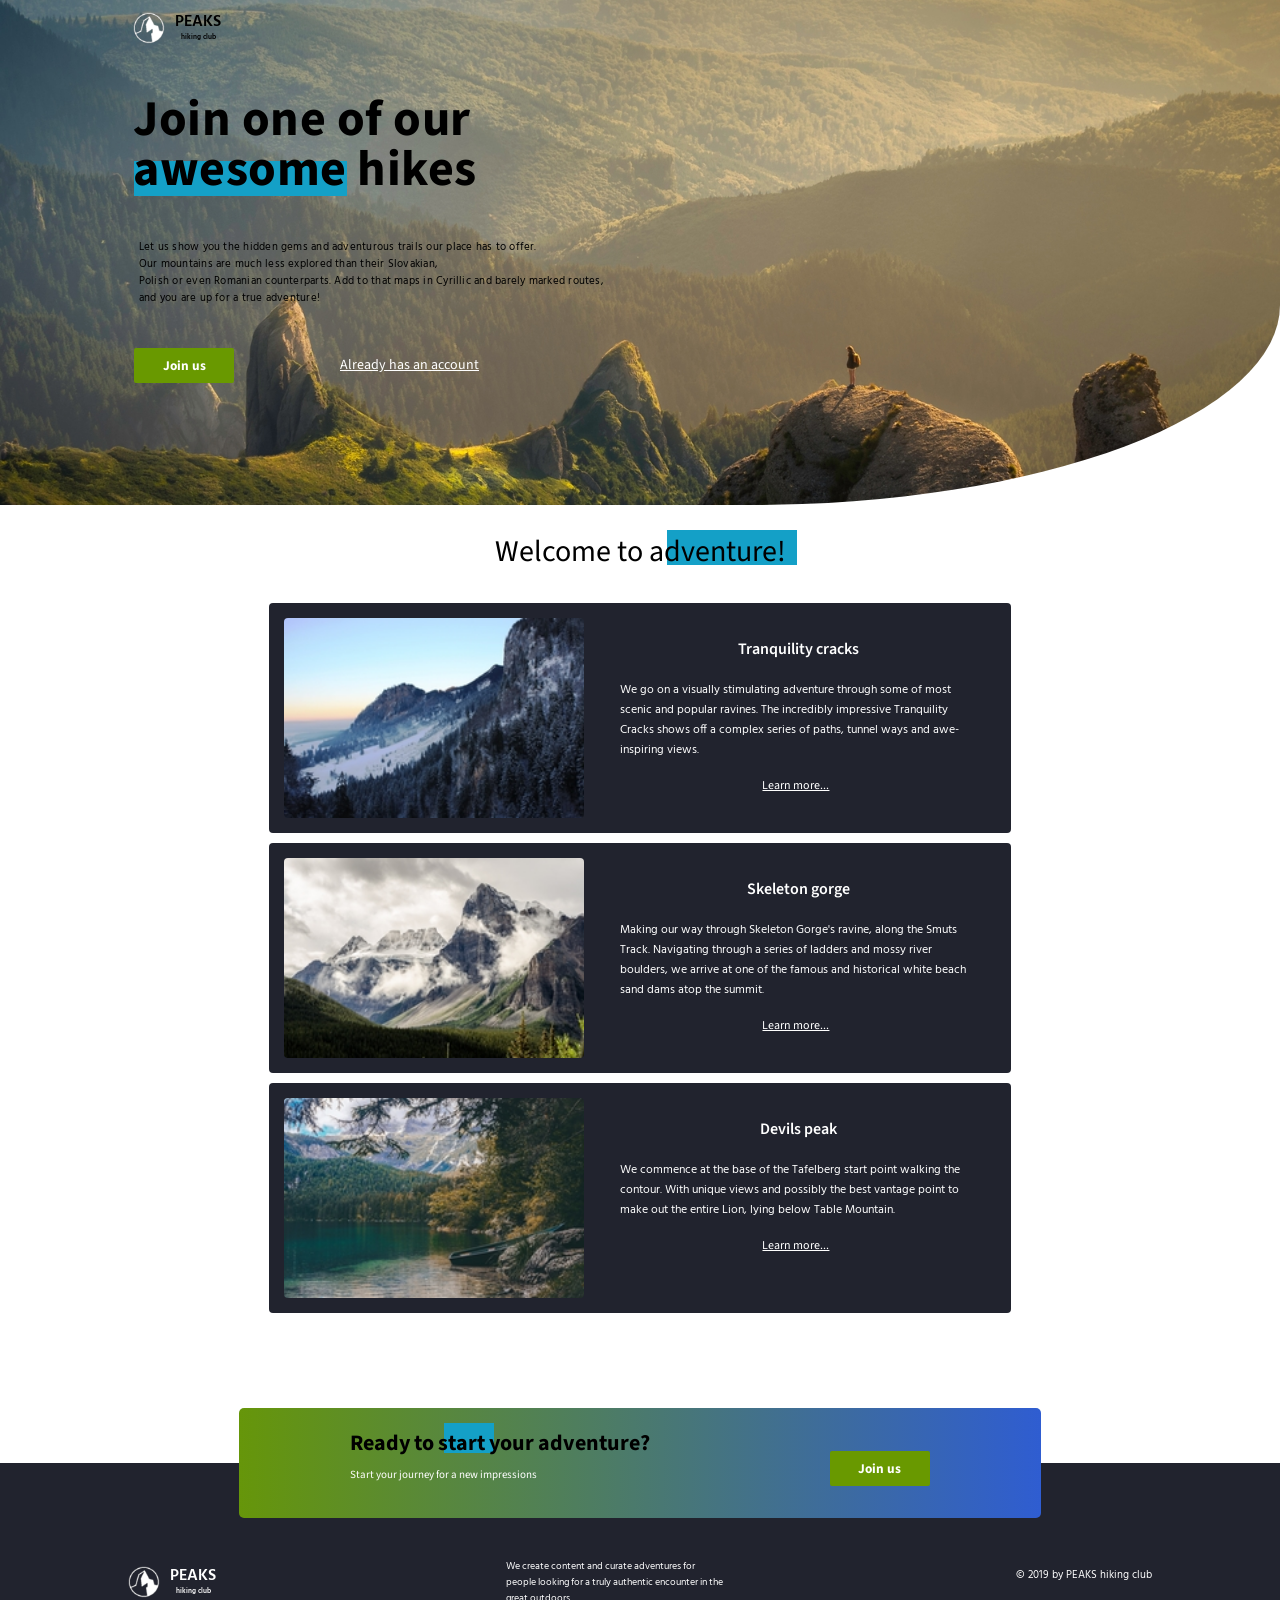
<file: FL12_HW3/homework/index.html>
<!DOCTYPE html>
<html lang="en">

<head>
    <meta charset="UTF-8">
    <meta name="viewport" content="width=device-width, initial-scale=1.0">
    <meta http-equiv="X-UA-Compatible" content="ie=edge">
    <link href="https://fonts.googleapis.com/css?family=Hind:400,600%7CSource+Sans+Pro:400,600,700%7CFresca"
          rel="stylesheet"/>


    <link rel="stylesheet" type="text/css" href="css/style1.css">
    <!--     <link rel="stylesheet" type="text/css" href="css/style2.css">-->

    <title>PEAKS hiking club</title>
</head>

<body>
<header class="header">
    <div class="header-wrap">
        <div class="landing-logo">
            <img src="img/m-logo.png" alt="logo"/>
            <p>PEAKS<span>hiking club</span></p>
        </div>
        <p class="header_heading">
            Join one of our awesome hikes
        </p>
        <p class="header_text">
            Let us show you the hidden gems and adventurous trails our place has to offer.
            Our mountains are much less explored than their Slovakian,
            Polish or even Romanian counterparts. Add to that maps in Cyrillic and barely marked routes,
            and you are up for a true adventure!
        </p>
        <div>
            <button class="header_button">Join us</button>
            <a href="#" class="login">Already has an account</a>
        </div>
    </div>
</header>
<main class="section">
    <p class="section_text">
        Welcome to adventure!
    </p>
    <div class="section_card_wrap">
        <div class="section_card">
            <img class="section_card_img"
                 src="img/m-1.jpg"
                 alt="experts"/>
            <div class="section_card_right_container">
                <p class="section_card_heading">
                    Tranquility cracks
                </p>
                <p class="section_card_text">
                    We go on a visually stimulating adventure through some of most scenic and popular ravines.
                    The incredibly impressive Tranquility Cracks shows off a complex series of paths, tunnel ways and
                    awe-inspiring views.
                </p>
                <a href="#" class="section_link">Learn more...</a>
            </div>
        </div>
        <div class="section_card">
            <img class="section_card_img"
                 src="img/m-2.jpg"
                 alt="content formats"/>
            <div class="section_card_right_container">
                <p class="section_card_heading">
                    Skeleton gorge
                </p>
                <p class="section_card_text">
                    Making our way through Skeleton Gorge's ravine, along the Smuts Track.
                    Navigating through a series of ladders and mossy river boulders, we arrive at one of the famous and
                    historical white beach sand dams atop the summit.
                </p>
                <a href="#" class="section_link">Learn more...</a>
            </div>
        </div>
        <div class="section_card">
            <img class="section_card_img"
                 src="img/m-3.jpg"
                 alt="certificate"/>
            <div class="section_card_right_container">
                <p class="section_card_heading">
                    Devils peak
                </p>
                <p class="section_card_text">
                    We commence at the base of the Tafelberg start point walking the contour.
                    With unique views and possibly the best vantage point to make out the entire Lion, lying below Table
                    Mountain.
                </p>
                <a href="#" class="section_link">Learn more...</a>
            </div>
        </div>
    </div>
    <div class="section_banner">
        <div class="section_banner_text_wrap">
            <p class="section_banner_heading">
                Ready to start your adventure?
            </p>
            <p class="section_banner_text">
                Start your journey for a new impressions
            </p>
        </div>
        <button class="section_banner_button">Join us</button>
    </div>
</main>
<footer class="footer">
    <div class="footer-wrap">
        <div class="footer_logo landing-logo">
            <img src="img/m-logo.png" alt="logo"/>
            <p>PEAKS<span>hiking club</span></p>
        </div>
        <p class="footer_text">
            We create content and curate adventures for people looking for a truly authentic encounter in the great
            outdoors.
        </p>
        <span class="footer-cr">
          &copy; 2019 by PEAKS hiking club
        </span>
    </div>
</footer>
</body>

</html>
</file>
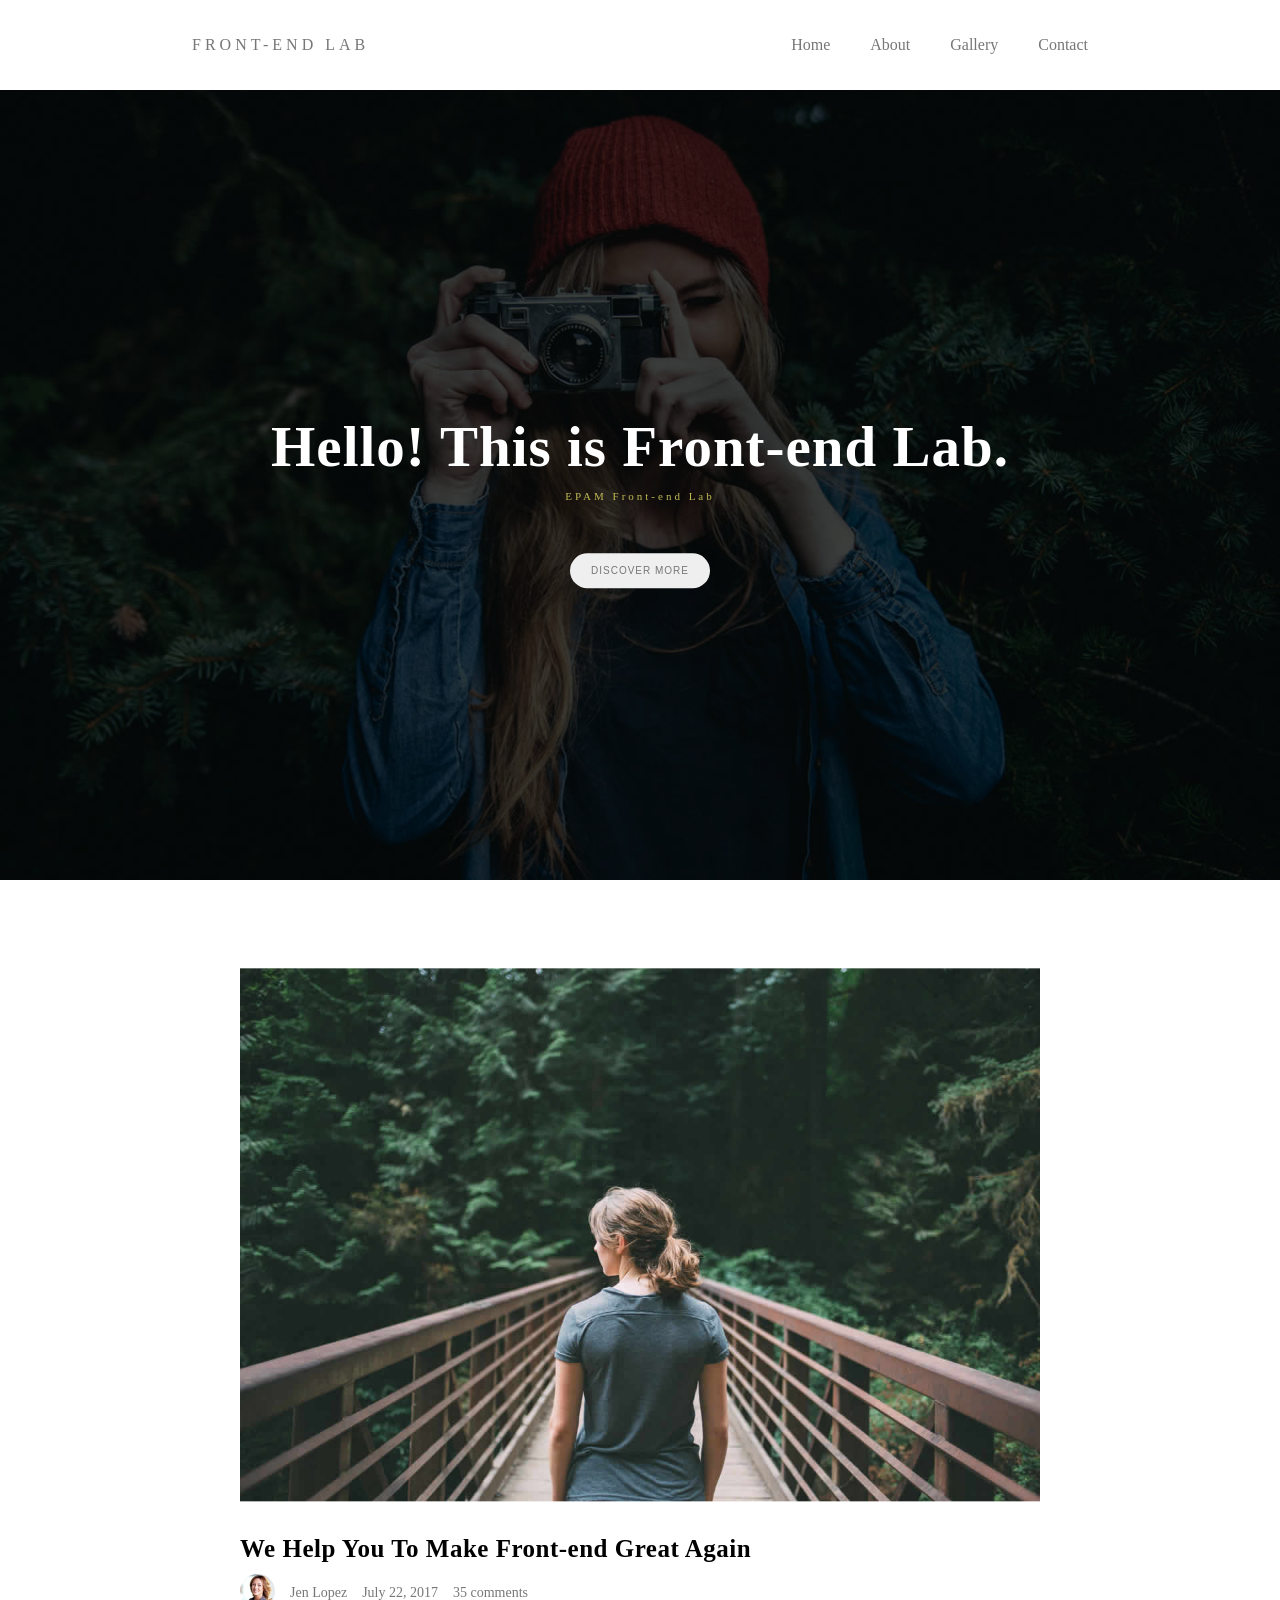
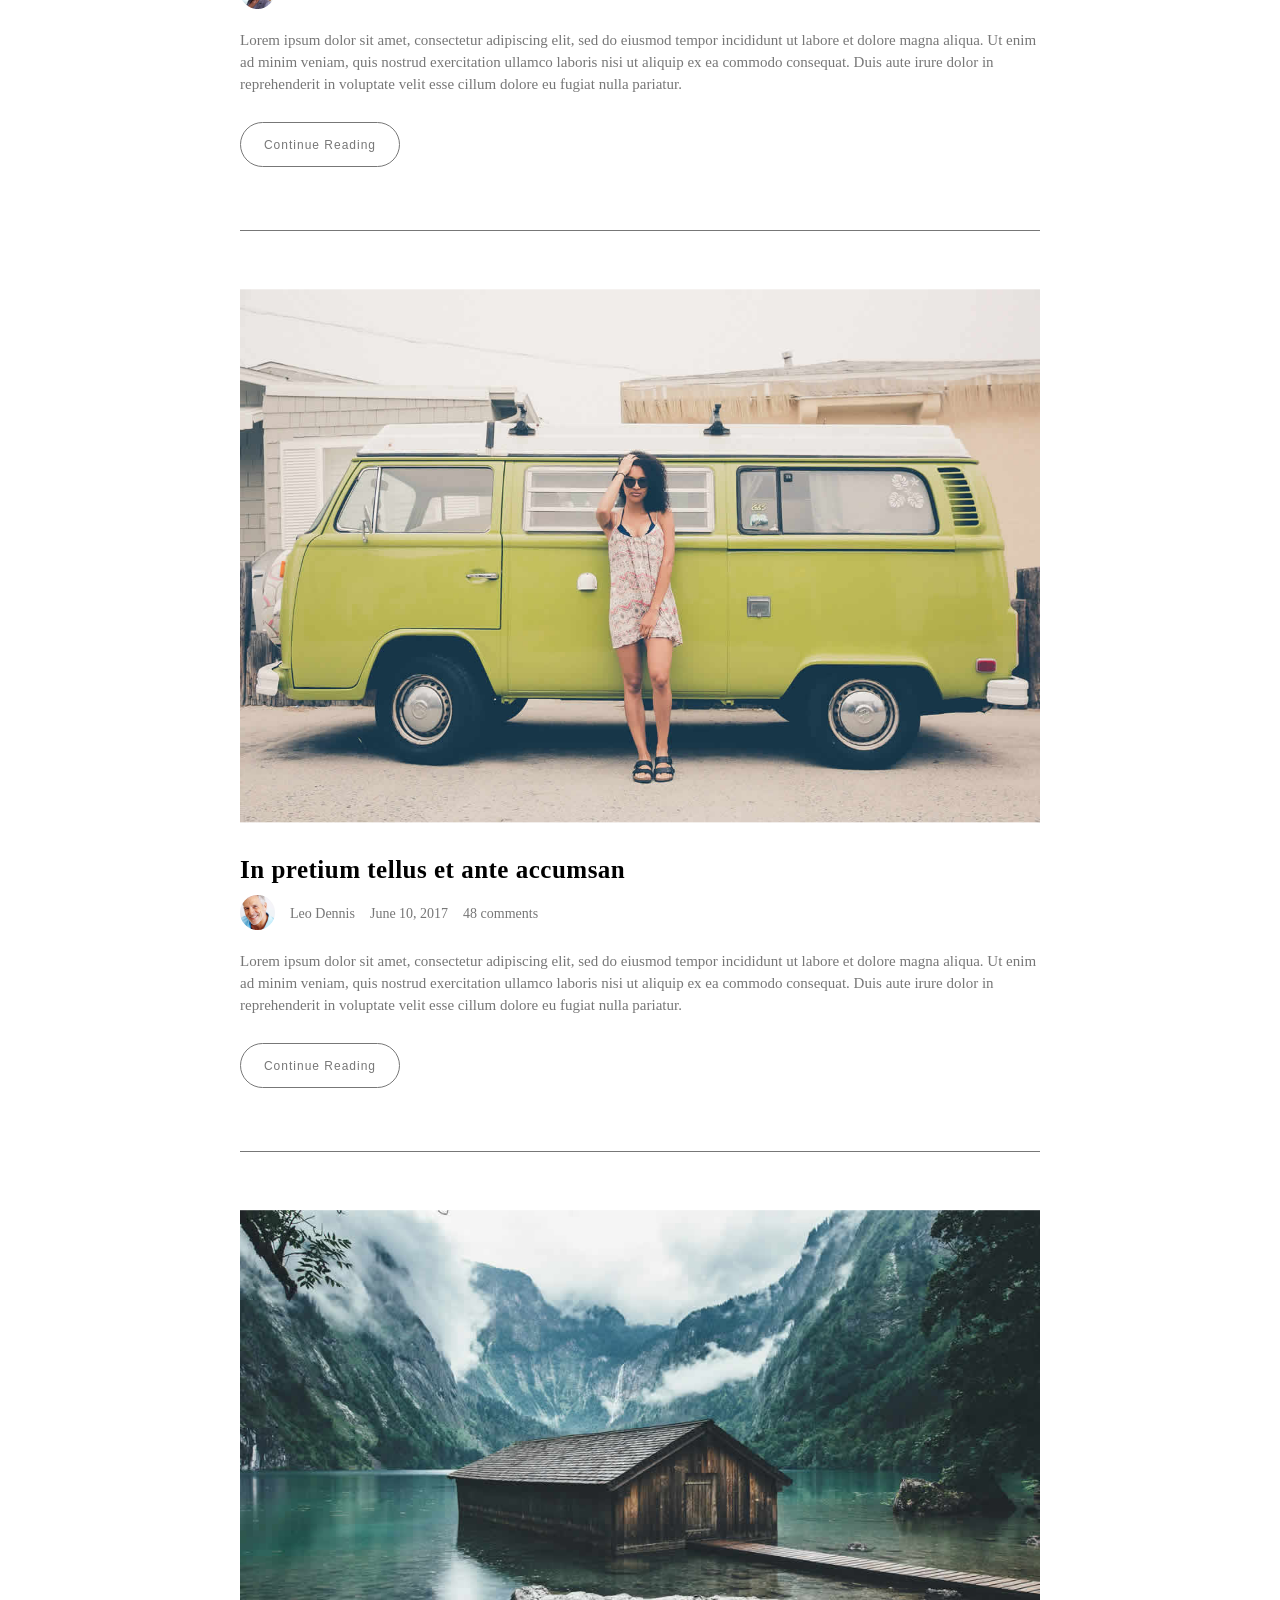
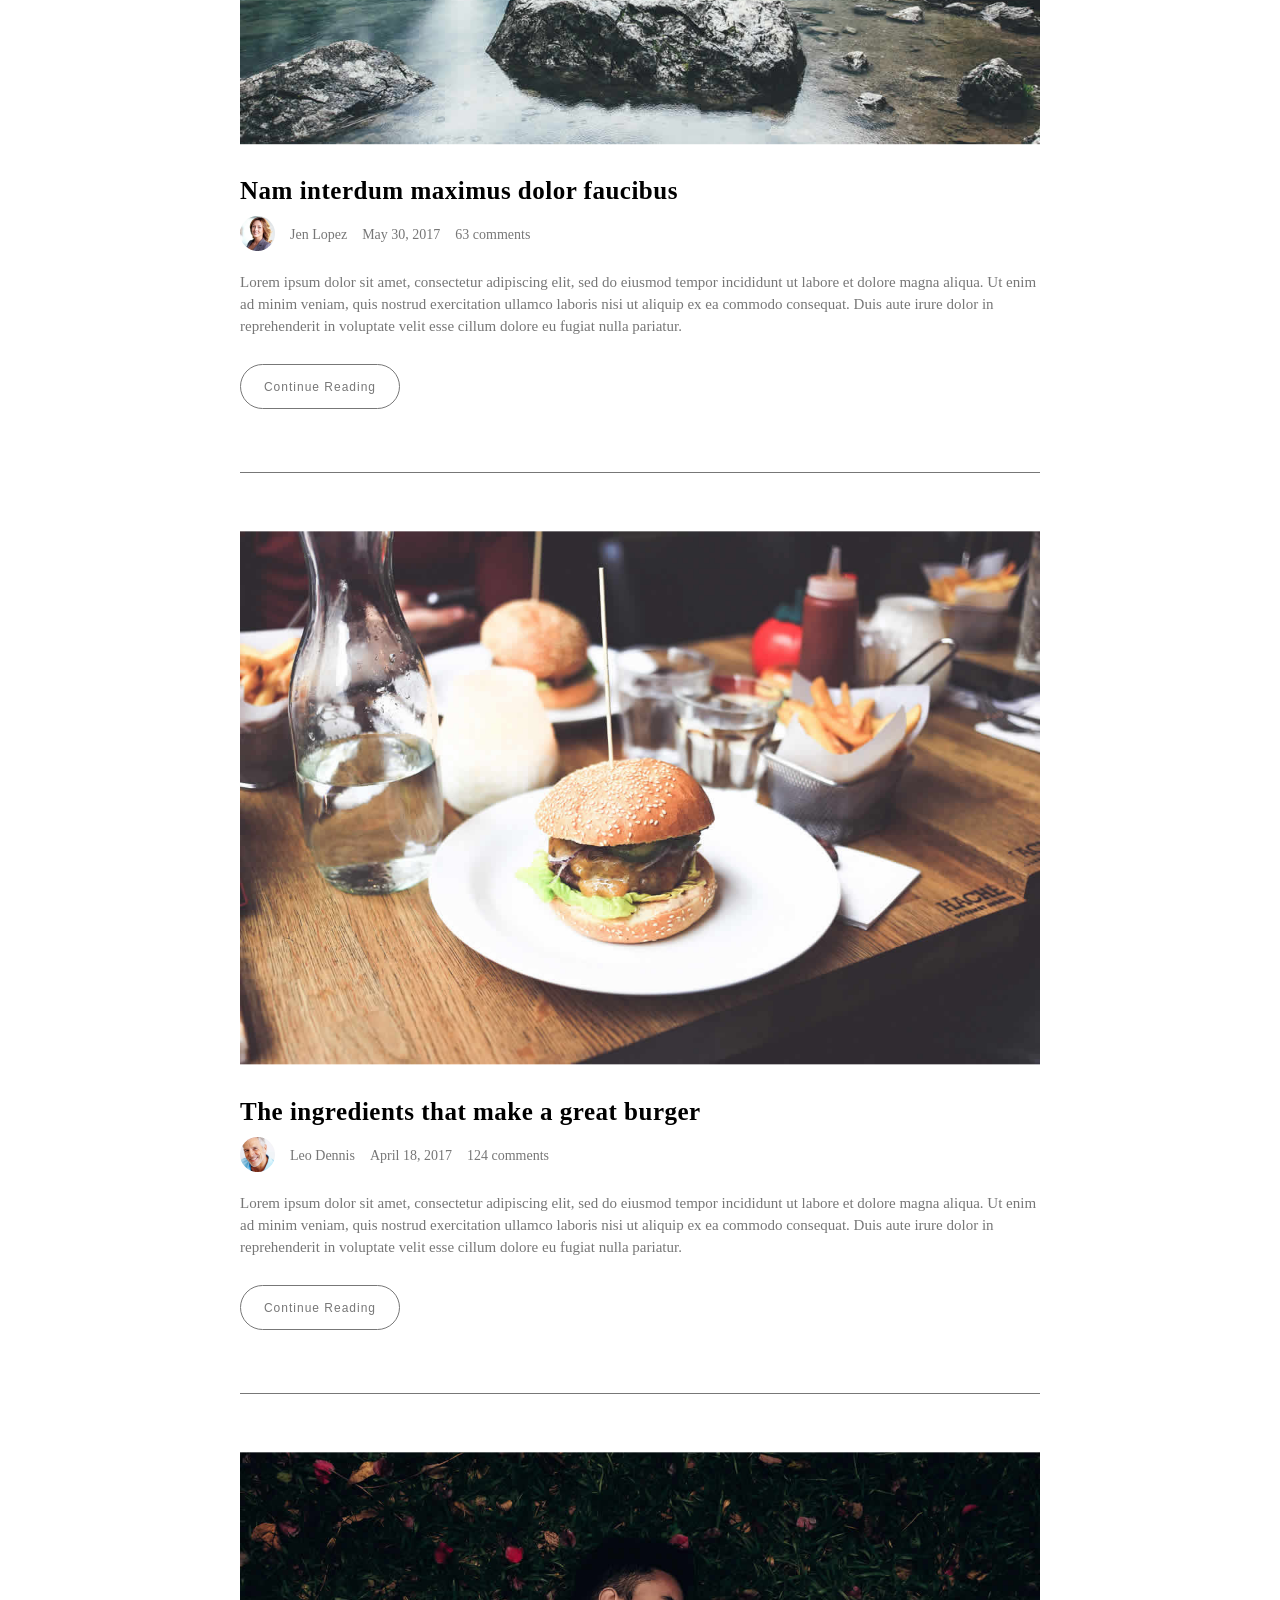
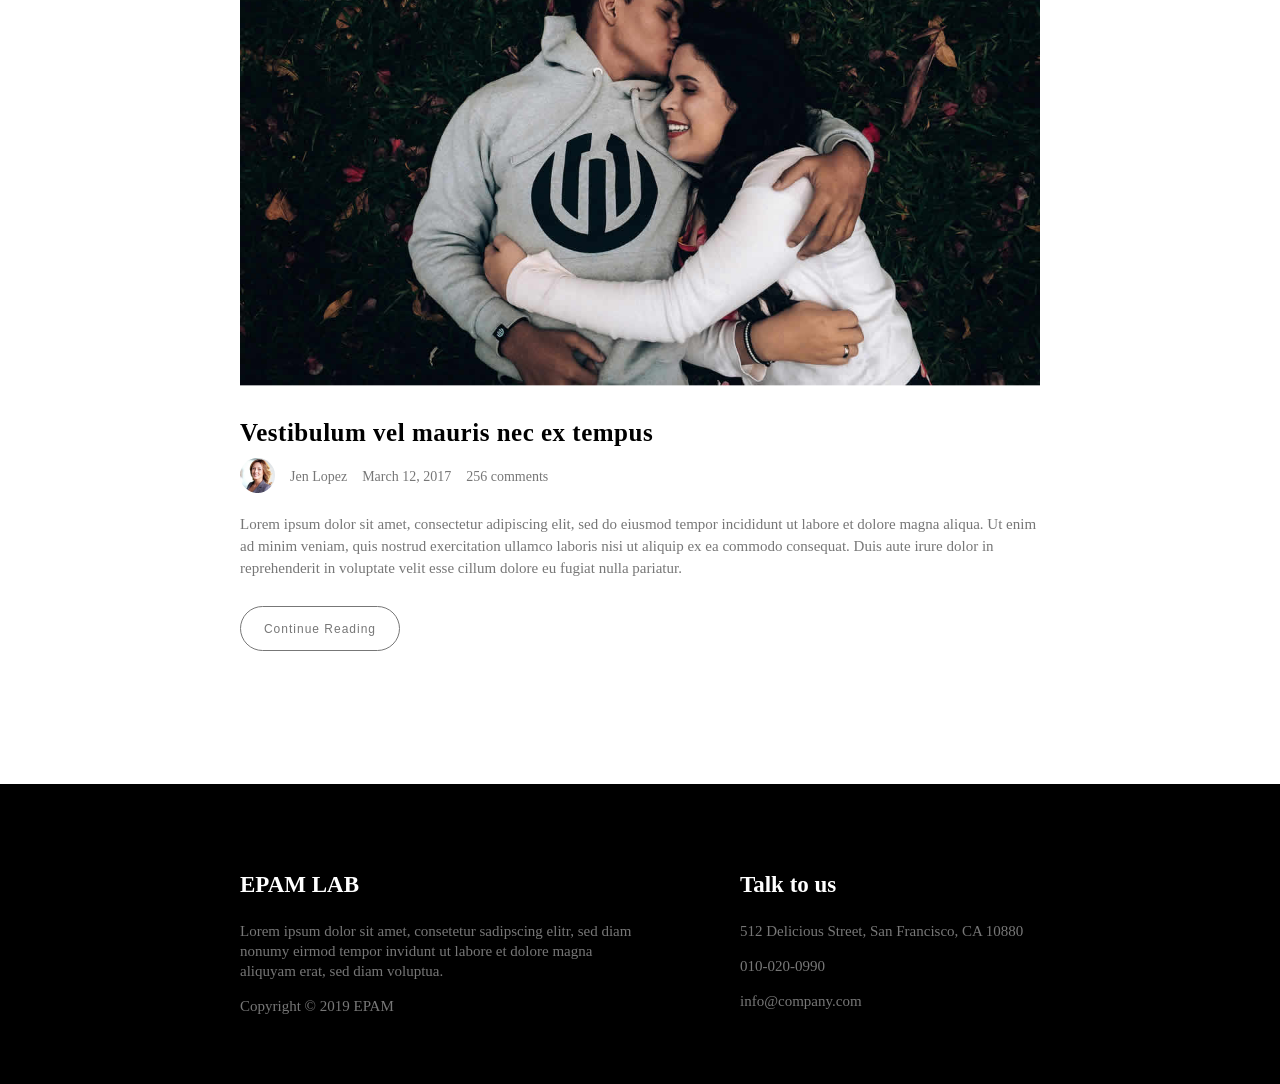
<file: FL12_HW4/homework/index.html>
<!DOCTYPE html>
<html lang="en">
<head>
    <meta charset="UTF-8">
    <meta http-equiv="X-UA-Compatible" content="ie=edge">
    <title>Front-end Lab</title>
    <link rel="stylesheet" href="css/style.css">
</head>
<body>
<header class="header">
    <p class="logo-text"><a href="#">Front-end Lab</a></p>
    <nav class="nav">
        <ul class="nav-menu">
            <li><a href="#">Home</a></li>
            <li><a href="#">About</a></li>
            <li><a href="#">Gallery</a></li>
            <li><a href="#">Contact</a></li>
        </ul>
    </nav>
</header>
<section class="main-page">
    <img src="img/home-bg.jpg" alt="main image">
    <div class="main-text-container">
        <h2 class="main-text-header">Hello! This is Front-end Lab.</h2>
        <p class="main-text-content">EPAM Front-end Lab</p>
        <button class="main-btn">Discover More</button>
    </div>
</section>
<section class="content">
    <div class="content-wrap">
        <div class="post">
            <div class="post-img-container">
                <img src="img/blog-image1.jpg" alt="girl in the forest">
            </div>
            <h2 class="post-heading"><a href="#">We Help You To Make Front-end Great Again</a></h2>
            <ul class="post-info">
                <li><img src="img/author-image1.jpg" alt="author"></li>
                <li><a href="#">Jen Lopez</a></li>
                <li>July 22, 2017</li>
                <li><a href="#">35 comments</a></li>
            </ul>
            <p class="article-beginning" lang="zxx">
                Lorem ipsum dolor sit amet, consectetur adipiscing elit,
                sed do eiusmod tempor incididunt ut labore et dolore magna aliqua.
                Ut enim ad minim veniam, quis nostrud exercitation ullamco laboris nisi
                ut aliquip ex ea commodo consequat. Duis aute irure dolor in reprehenderit
                in voluptate velit esse cillum dolore eu fugiat nulla pariatur.
            </p>
            <button class="second-btn">Continue Reading</button>
        </div>
        <div class="post">
            <div class="post-img-container">
                <img src="img/blog-image2.jpg" alt="girl with a car">
            </div>
            <h2 class="post-heading"><a href="#">In pretium tellus et ante accumsan</a></h2>
            <ul class="post-info">
                <li><img src="img/author-image2.jpg" alt="author"></li>
                <li><a href="#">Leo Dennis</a></li>
                <li>June 10, 2017</li>
                <li><a href="#">48 comments</a></li>
            </ul>
            <p class="article-beginning" lang="zxx">
                Lorem ipsum dolor sit amet, consectetur adipiscing elit,
                sed do eiusmod tempor incididunt ut labore et dolore magna aliqua.
                Ut enim ad minim veniam, quis nostrud exercitation ullamco laboris nisi
                ut aliquip ex ea commodo consequat. Duis aute irure dolor in reprehenderit
                in voluptate velit esse cillum dolore eu fugiat nulla pariatur.
            </p>
            <button class="second-btn">Continue Reading</button>
        </div>
        <div class="post">
            <div class="post-img-container">
                <img src="img/blog-image3.jpg" alt="house on water">
            </div>
            <h2 class="post-heading"><a href="#">Nam interdum maximus dolor faucibus</a></h2>
            <ul class="post-info">
                <li><img src="img/author-image1.jpg" alt="author"></li>
                <li><a href="#">Jen Lopez</a></li>
                <li>May 30, 2017</li>
                <li><a href="#">63 comments</a></li>
            </ul>
            <p class="article-beginning" lang="zxx">
                Lorem ipsum dolor sit amet, consectetur adipiscing elit,
                sed do eiusmod tempor incididunt ut labore et dolore magna aliqua.
                Ut enim ad minim veniam, quis nostrud exercitation ullamco laboris nisi
                ut aliquip ex ea commodo consequat. Duis aute irure dolor in reprehenderit
                in voluptate velit esse cillum dolore eu fugiat nulla pariatur.
            </p>
            <button class="second-btn">Continue Reading</button>
        </div>
        <div class="post">
            <div class="post-img-container">
                <img src="img/blog-image4.jpg" alt="burger">
            </div>
            <h2 class="post-heading"><a href="#">The ingredients that make a great burger</a></h2>
            <ul class="post-info">
                <li><img src="img/author-image2.jpg" alt="author"></li>
                <li><a href="#">Leo Dennis</a></li>
                <li>April 18, 2017</li>
                <li><a href="#">124 comments</a></li>
            </ul>
            <p class="article-beginning" lang="zxx">
                Lorem ipsum dolor sit amet, consectetur adipiscing elit,
                sed do eiusmod tempor incididunt ut labore et dolore magna aliqua.
                Ut enim ad minim veniam, quis nostrud exercitation ullamco laboris nisi
                ut aliquip ex ea commodo consequat. Duis aute irure dolor in reprehenderit
                in voluptate velit esse cillum dolore eu fugiat nulla pariatur.
            </p>
            <button class="second-btn">Continue Reading</button>
        </div>
        <div class="post">
            <div class="post-img-container">
                <img src="img/blog-image5.jpg" alt="smiling couple">
            </div>
            <h2 class="post-heading"><a href="#">Vestibulum vel mauris nec ex tempus</a></h2>
            <ul class="post-info">
                <li><img src="img/author-image1.jpg" alt="author"></li>
                <li><a href="#">Jen Lopez</a></li>
                <li>March 12, 2017</li>
                <li><a href="#">256 comments</a></li>
            </ul>
            <p class="article-beginning" lang="zxx">
                Lorem ipsum dolor sit amet, consectetur adipiscing elit,
                sed do eiusmod tempor incididunt ut labore et dolore magna aliqua.
                Ut enim ad minim veniam, quis nostrud exercitation ullamco laboris nisi
                ut aliquip ex ea commodo consequat. Duis aute irure dolor in reprehenderit
                in voluptate velit esse cillum dolore eu fugiat nulla pariatur.
            </p>
            <button class="second-btn">Continue Reading</button>
        </div>
    </div>
</section>
<footer class="footer">
    <div class="footer-wrap">
        <div>
            <p>EPAM LAB</p>
            <p lang="zxx">Lorem ipsum dolor sit amet, consetetur sadipscing elitr,
                sed diam nonumy eirmod tempor invidunt ut labore et dolore
                magna aliquyam erat, sed diam voluptua.</p>
            <p>Copyright © 2019 EPAM</p>
        </div>
        <div>
            <p>Talk to us</p>
            <p>512 Delicious Street, San Francisco, CA 10880</p>
            <p>010-020-0990</p>
            <p>info@company.com</p>
        </div>
    </div>
</footer>
</body>
</html>
</file>
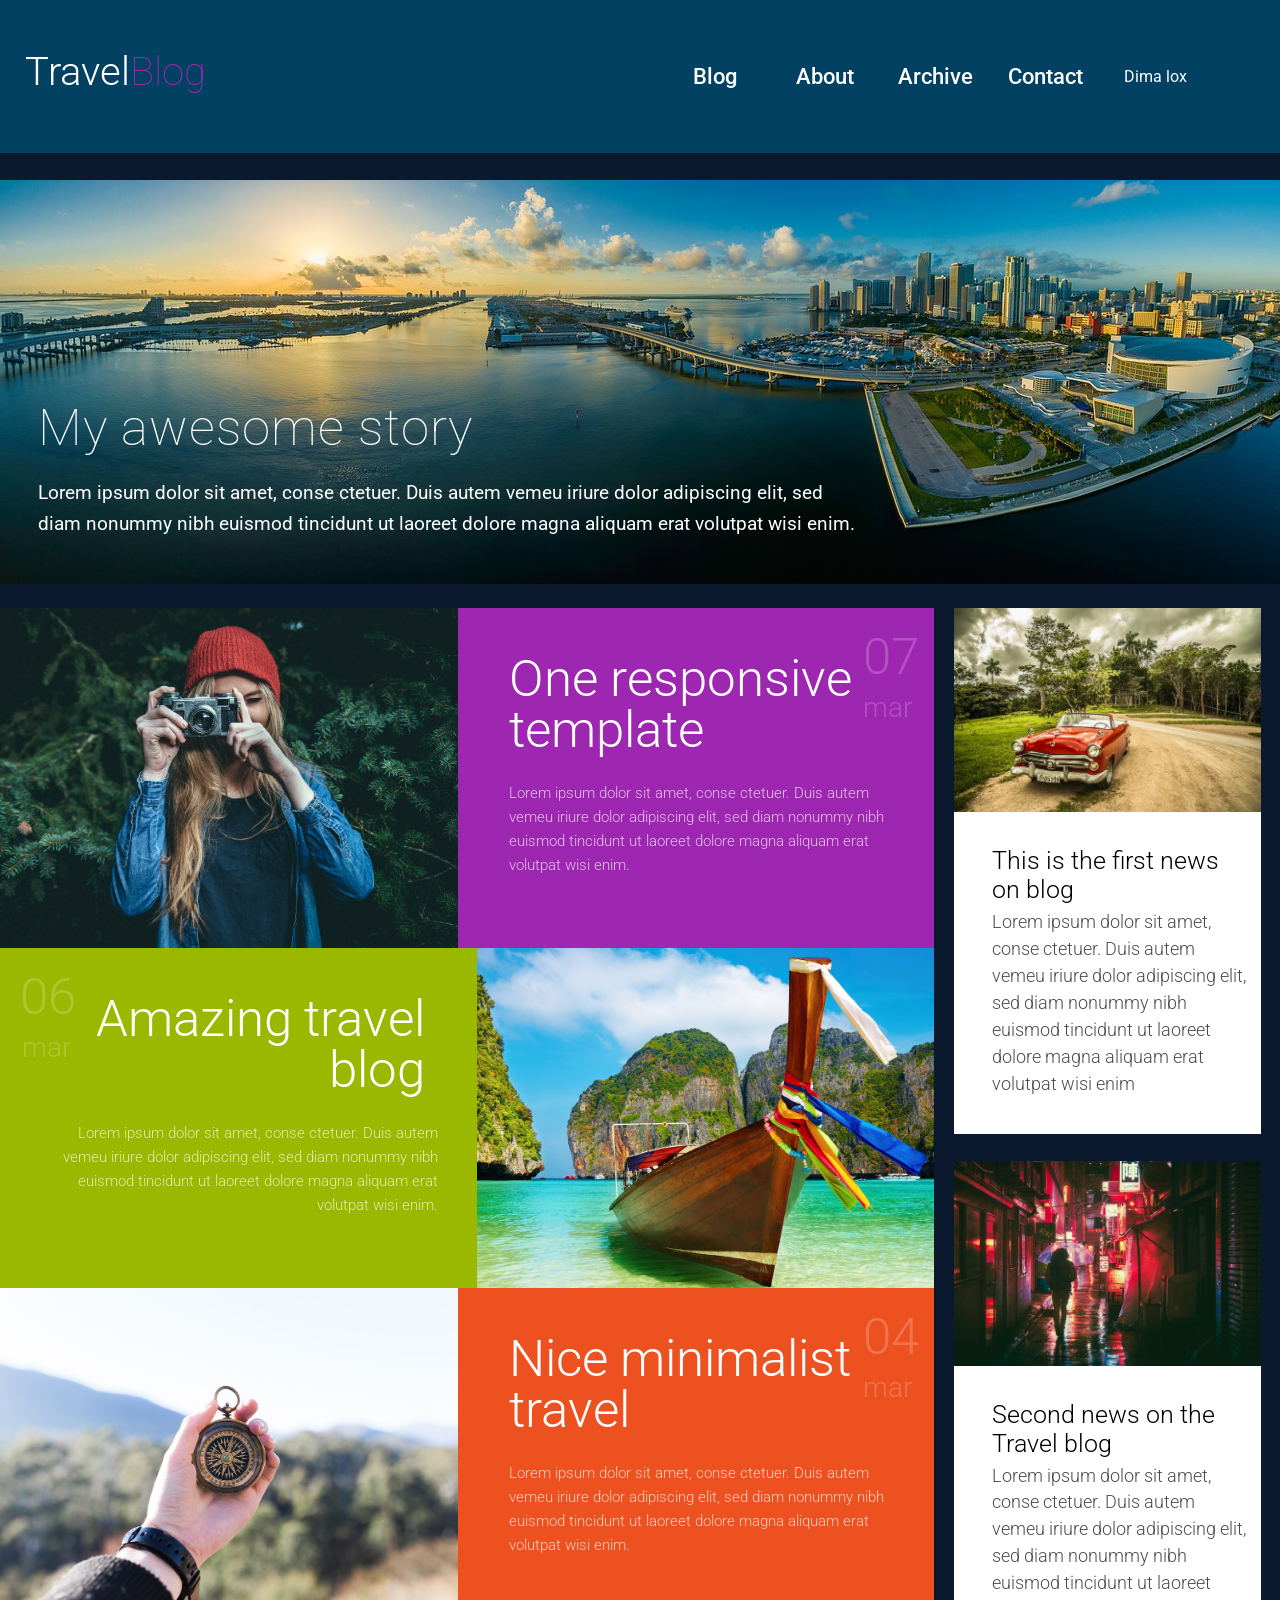
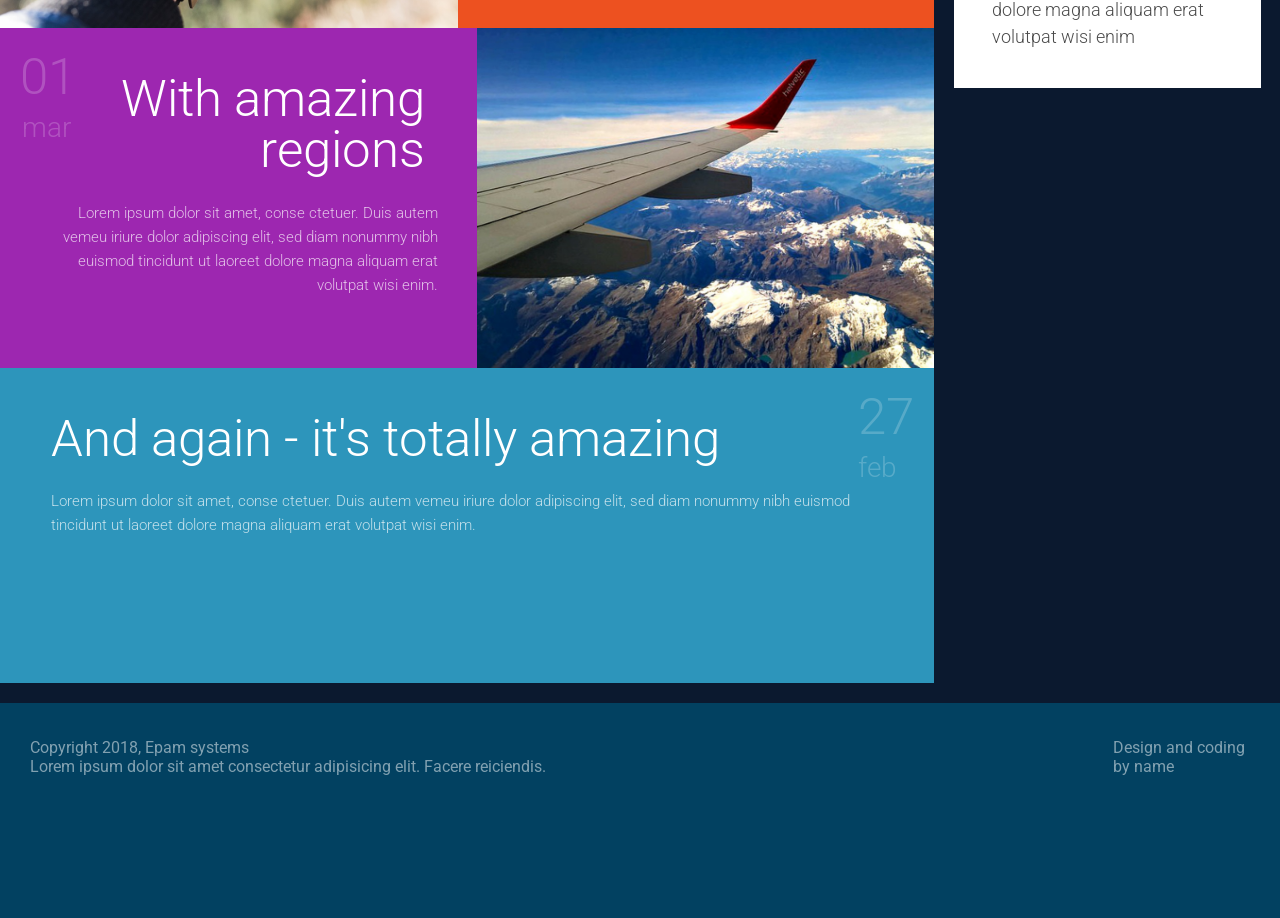
<file: FL12_HW5/homework/index.html>
<!DOCTYPE html>
<html lang="en">
<head>
    <meta charset="UTF-8">
    <meta name="viewport" content="width=device-width, initial-scale=1.0">
    <meta http-equiv="X-UA-Compatible" content="ie=edge">
    <link rel="stylesheet" href="css/styles.css">
    <link href='https://fonts.googleapis.com/css?family=Roboto:400,100,300,700&subset=latin,latin-ext' rel='stylesheet'
          type='text/css'>
    <title>Responsive</title>
</head>
<body>
<header>
    <h1>Travel<span>Blog</span></h1>
    <nav class="nav-menu">
        <ul>
            <li>
                <a href="#">Blog</a>
            </li>
            <li>
                <a href="#">About</a>
            </li>
            <li>
                <a href="#">Archive</a>
            </li>
            <li>
                <a href="#">Contact</a>
            </li>
            <li>
                Dima lox
            </li>
        </ul>
    </nav>
</header>
<section class="hero-section">
    <div class="hero-img">
        <img src="img/post0.jpg" alt="hero img">
    </div>
    <div class="hero-text">
        <h2>My awesome story</h2>
        <p>Lorem ipsum dolor sit amet, conse ctetuer. Duis autem vemeu iriure dolor
            adipiscing elit, sed diam nonummy nibh euismod tincidunt ut laoreet dolore
            magna aliquam erat volutpat wisi enim.</p>
    </div>
</section>
<section class="main-section">
    <div class="main">
        <article class="post-5 post no-image">
            <a href="#">
                <div class="post-text">
                    <span class="post-date">27 <span>feb</span></span>
                    <h2>And again - it's totally amazing</h2>
                    <p>Lorem ipsum dolor sit amet, conse ctetuer.
                        Duis autem vemeu iriure dolor adipiscing elit,
                        sed diam nonummy nibh euismod tincidunt ut laoreet
                        dolore magna aliquam erat volutpat wisi enim.</p>
                </div>
            </a>
        </article>
        <article class="post-4 post">
            <a href="#">
                <div class="post-image">
                    <img src="img/post4.jpg" alt="first article">
                </div>
                <div class="post-text">
                    <span class="post-date">01 <span>mar</span></span>
                    <h2>With amazing regions</h2>
                    <p>Lorem ipsum dolor sit amet, conse ctetuer.
                        Duis autem vemeu iriure dolor adipiscing elit,
                        sed diam nonummy nibh euismod tincidunt ut laoreet
                        dolore magna aliquam erat volutpat wisi enim.</p>
                </div>
            </a>
        </article>
        <article class="post-3 post">
            <a href="#">
                <div class="post-image">
                    <img src="img/post3.jpg" alt="first article">
                </div>
                <div class="post-text">
                    <span class="post-date">04 <span>mar</span></span>
                    <h2>Nice minimalist travel</h2>
                    <p>Lorem ipsum dolor sit amet, conse ctetuer.
                        Duis autem vemeu iriure dolor adipiscing elit,
                        sed diam nonummy nibh euismod tincidunt ut laoreet
                        dolore magna aliquam erat volutpat wisi enim.</p>
                </div>
            </a>
        </article>
        <article class="post-2 post">
            <a href="#">
                <div class="post-image">
                    <img src="img/post2.jpg" alt="first article">
                </div>
                <div class="post-text">
                    <span class="post-date">06 <span>mar</span></span>
                    <h2>Amazing travel blog</h2>
                    <p>Lorem ipsum dolor sit amet, conse ctetuer.
                        Duis autem vemeu iriure dolor adipiscing elit,
                        sed diam nonummy nibh euismod tincidunt ut laoreet
                        dolore magna aliquam erat volutpat wisi enim.</p>
                </div>
            </a>
        </article>
        <article class="post-1 post">
            <a href="#">
                <div class="post-image">
                    <img src="img/post1.jpg" alt="first article">
                </div>
                <div class="post-text">
                    <span class="post-date">07 <span>mar</span></span>
                    <h2>One responsive template</h2>
                    <p>Lorem ipsum dolor sit amet, conse ctetuer.
                        Duis autem vemeu iriure dolor adipiscing elit,
                        sed diam nonummy nibh euismod tincidunt ut laoreet
                        dolore magna aliquam erat volutpat wisi enim.</p>
                </div>
            </a>
        </article>
    </div>
    <aside>
        <div class="post-aside">
            <div class="post-aside-img">
                <img src="img/news1.jpg" alt="news 1">
            </div>
            <div class="post-aside-text">
                <h2>This is the first news on blog</h2>
                <p>Lorem ipsum dolor sit amet, conse ctetuer.
                    Duis autem vemeu iriure dolor adipiscing elit,
                    sed diam nonummy nibh euismod tincidunt ut laoreet
                    dolore magna aliquam erat volutpat wisi enim</p>
            </div>
        </div>
        <div class="post-aside">
            <div class="post-aside-img">
                <img src="img/news2.jpg" alt="news 2">
            </div>
            <div class="post-aside-text">
                <h2>Second news on the Travel blog</h2>
                <p>Lorem ipsum dolor sit amet, conse ctetuer.
                    Duis autem vemeu iriure dolor adipiscing elit,
                    sed diam nonummy nibh euismod tincidunt ut laoreet
                    dolore magna aliquam erat volutpat wisi enim</p>
            </div>
        </div>
    </aside>
</section>
<footer>
    <div>
        <p>Copyright 2018, Epam systems</p>
        <p>Lorem ipsum dolor sit amet consectetur adipisicing elit. Facere reiciendis.</p>
    </div>
    <div>
        <p>Design and coding</p>
        <p>by name</p>
    </div>
</footer>
</body>
</html>
</file>
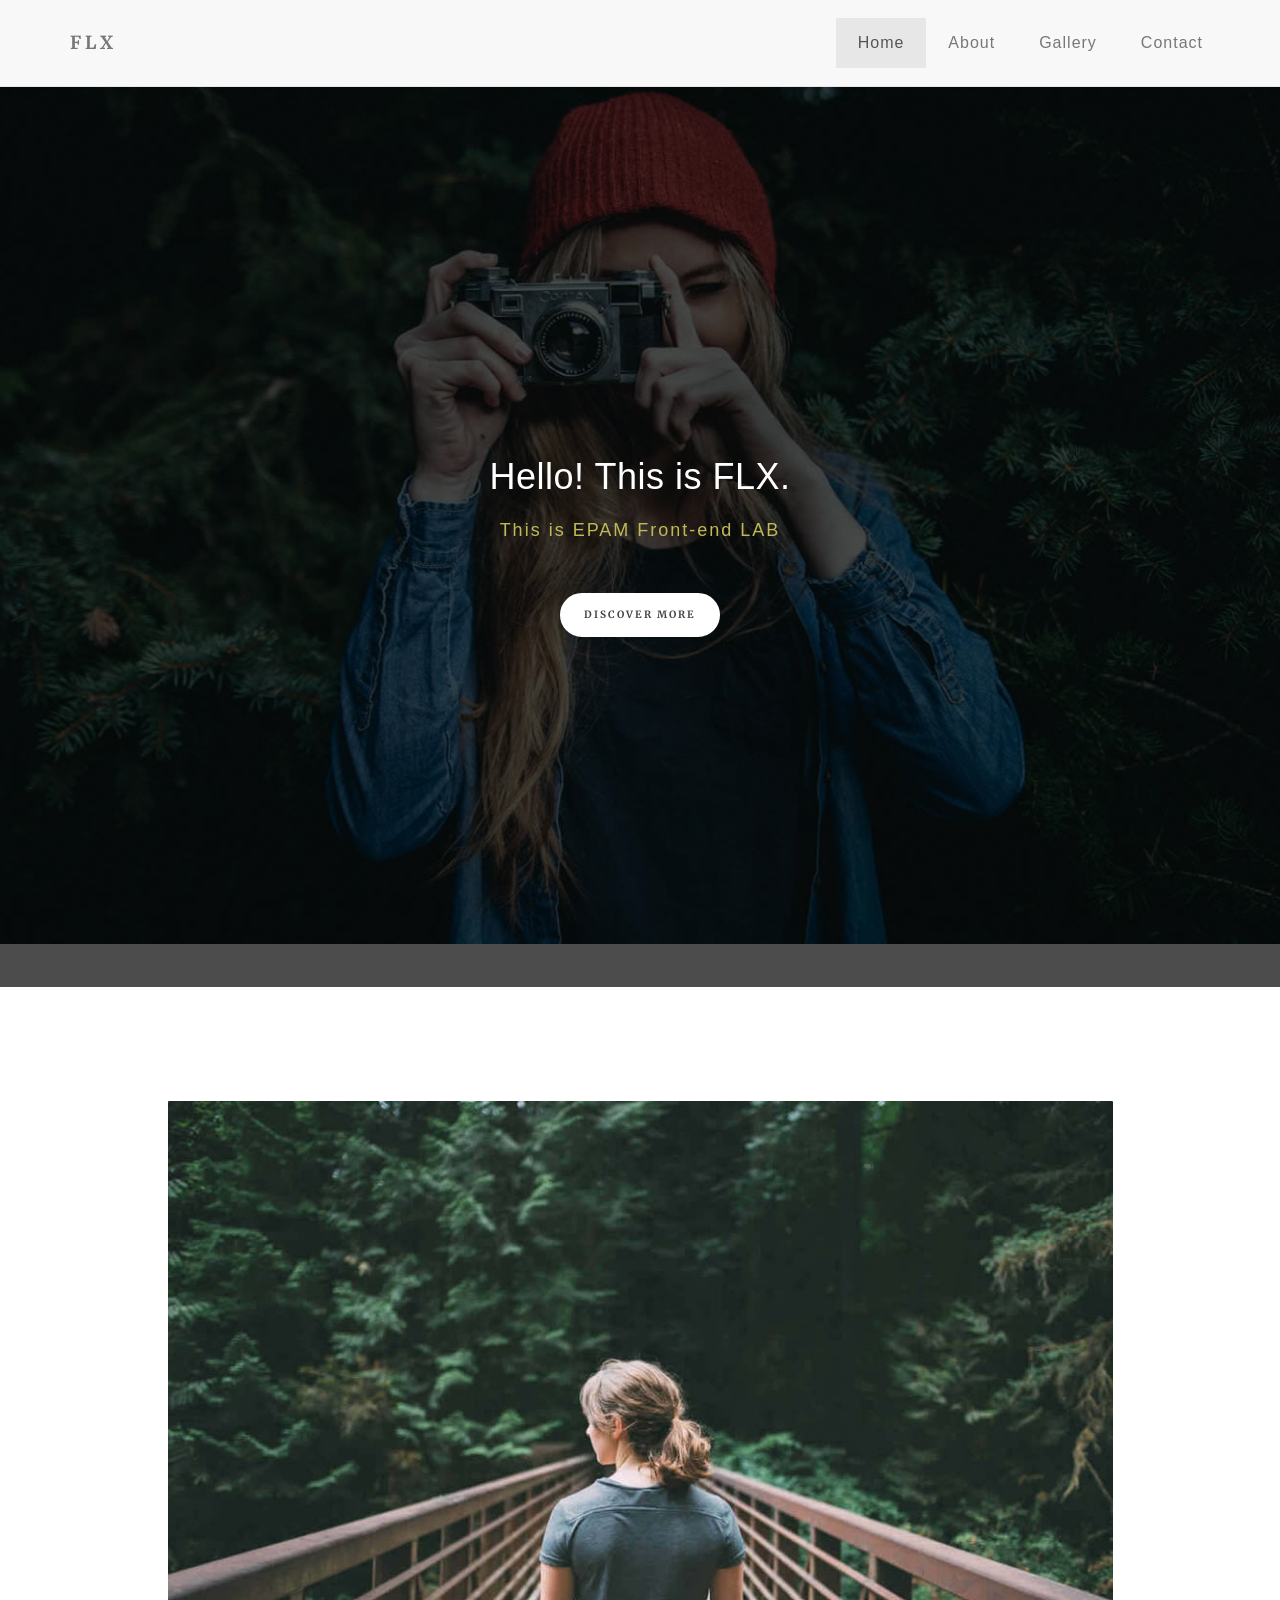
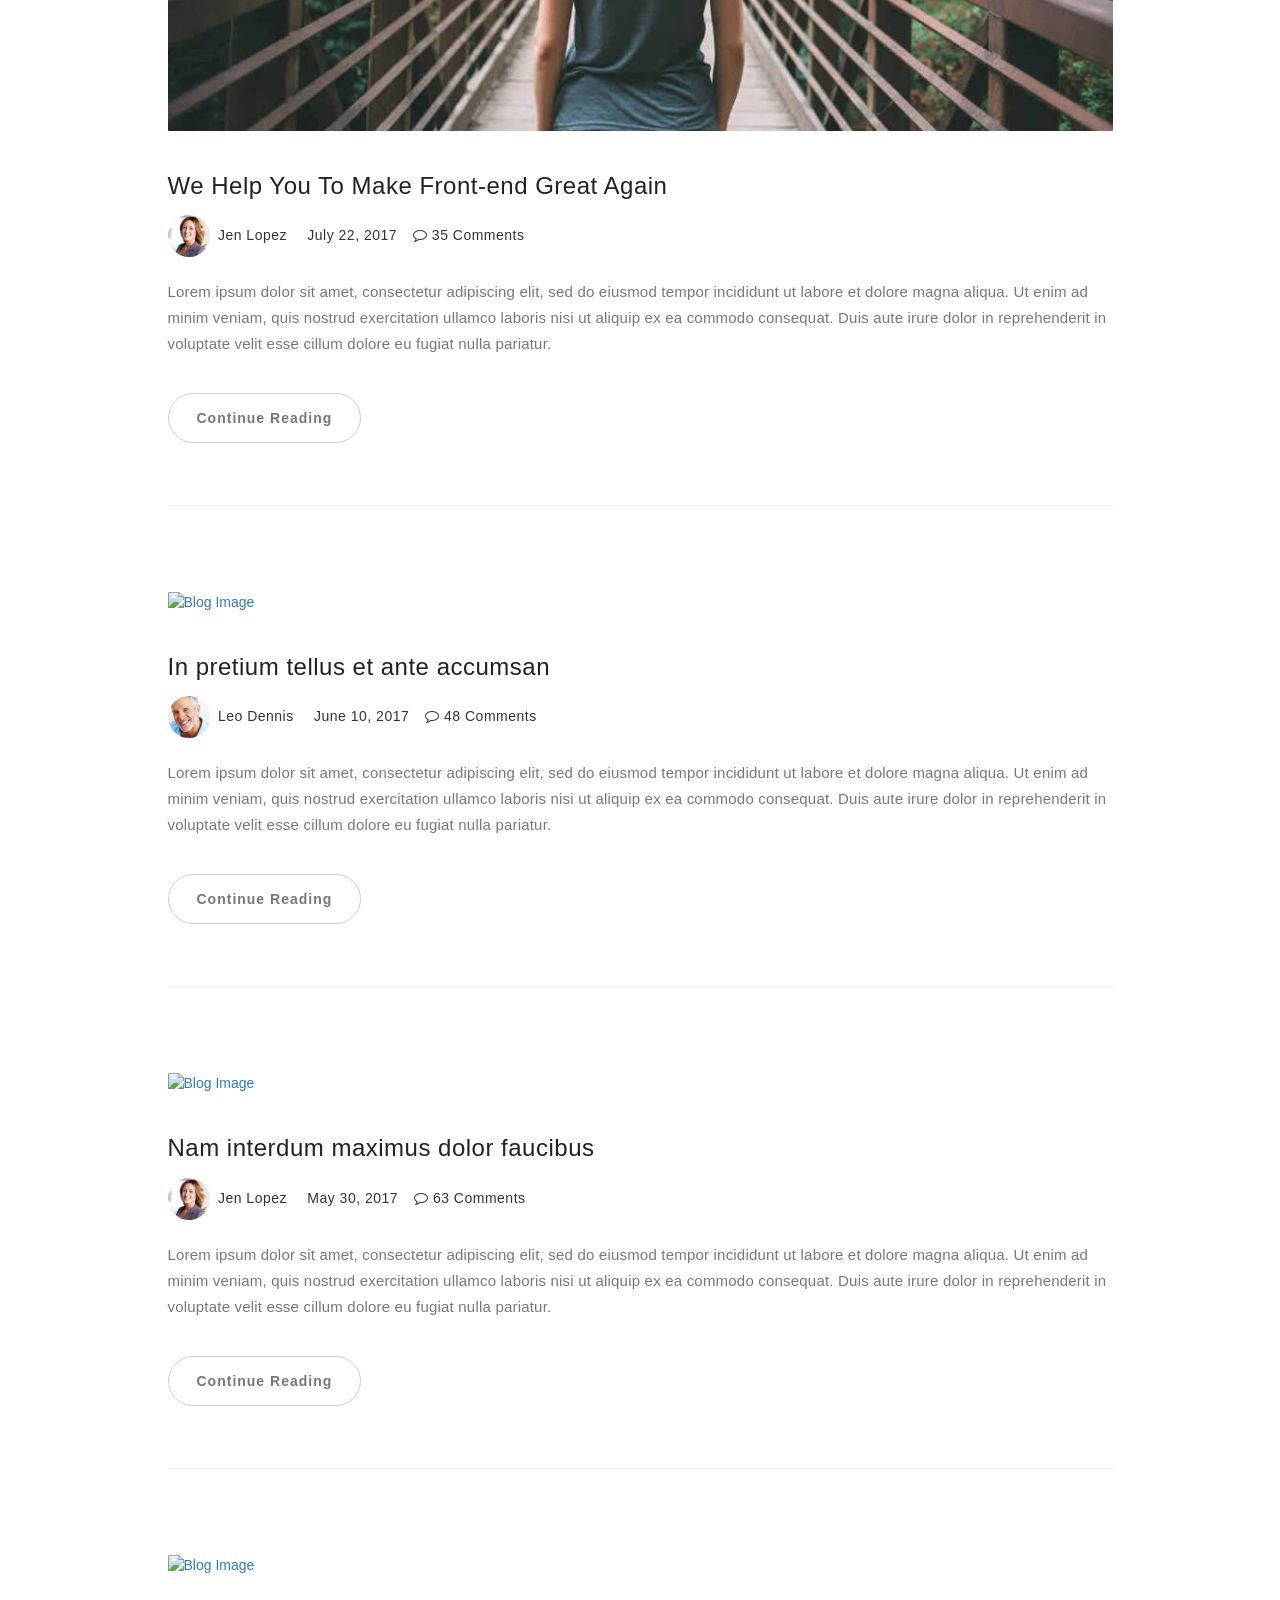
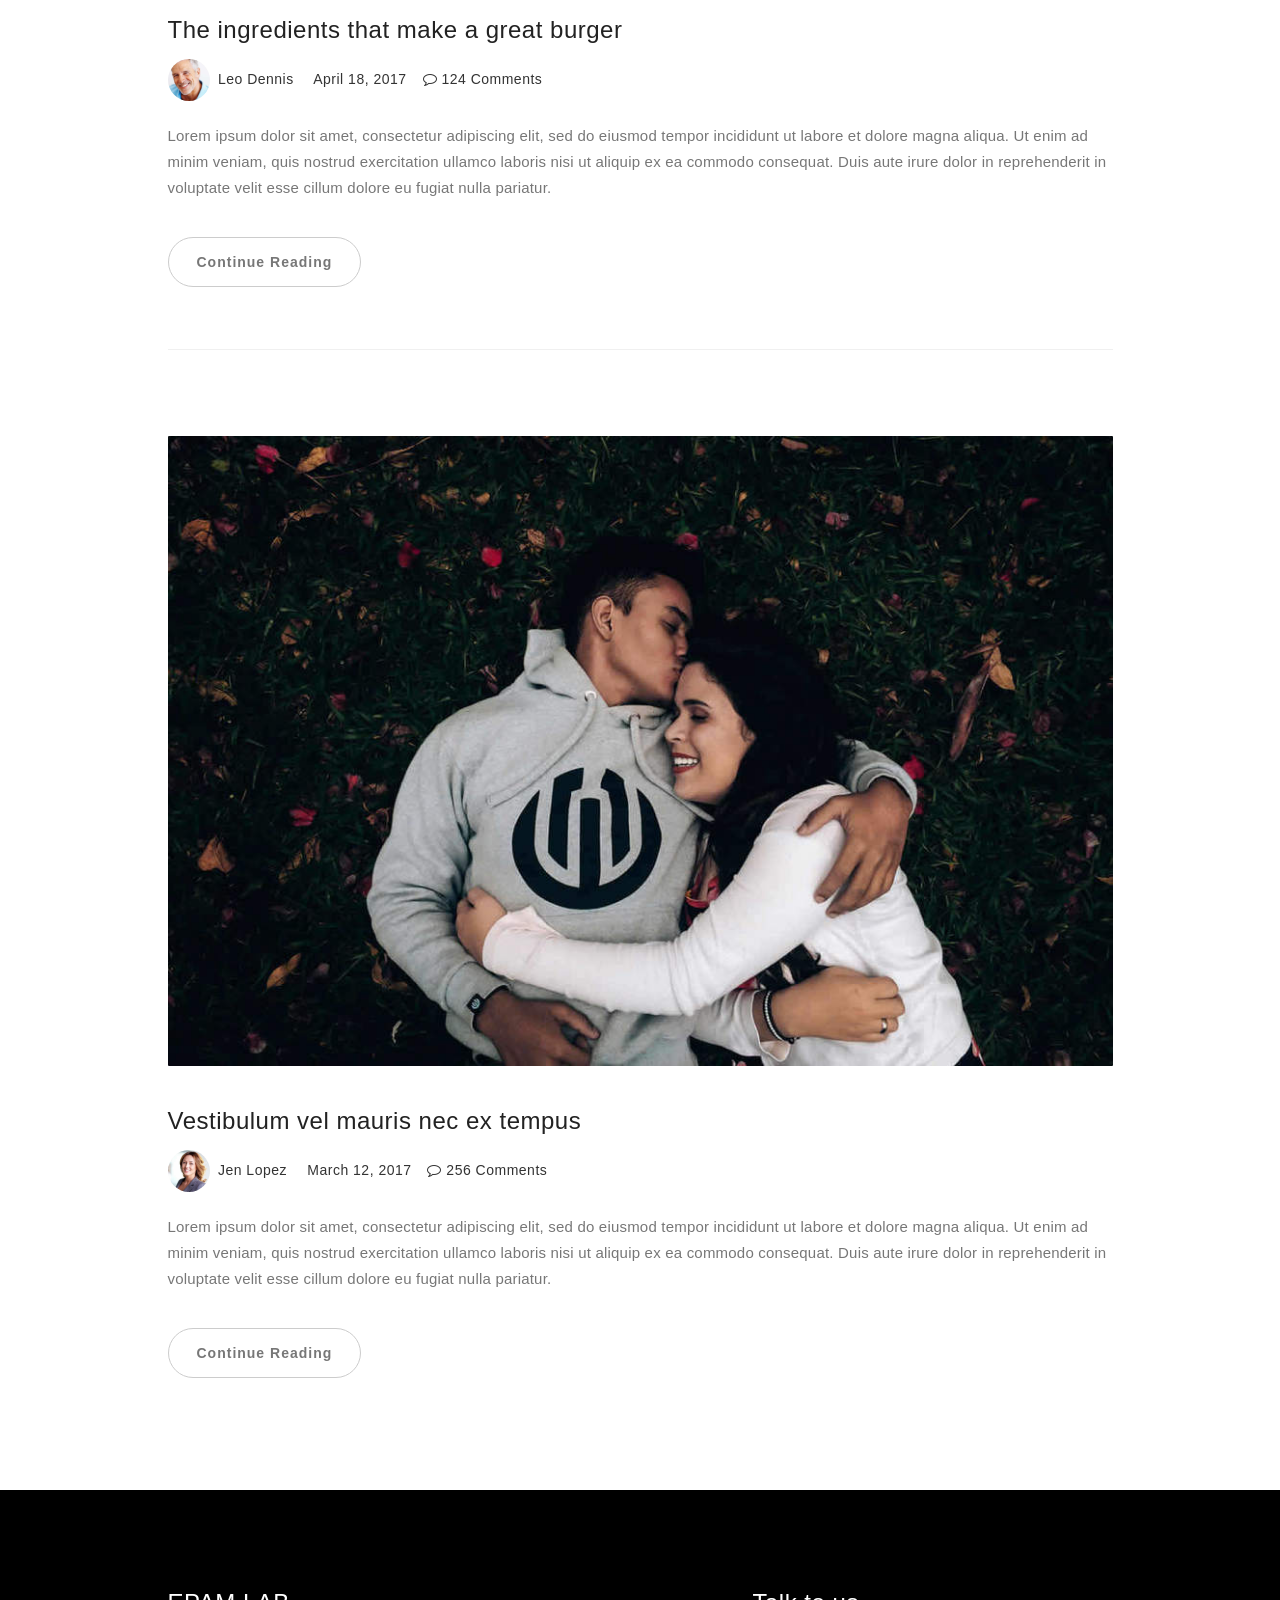
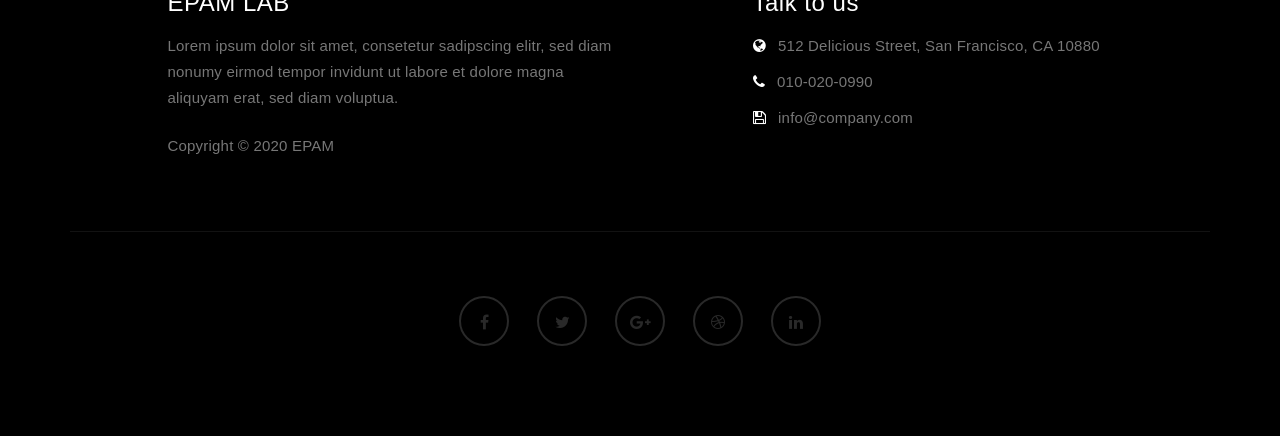
<file: Homework_02/app/index.html>
<!DOCTYPE html>
<html lang="en">

<head>

  <meta charset="UTF-8">
  <meta http-equiv="X-UA-Compatible" content="IE=Edge">
  <meta name="description" content="">
  <meta name="keywords" content="">
  <meta name="author" content="">
  <meta name="viewport" content="width=device-width, initial-scale=1, maximum-scale=1">
  
  <title>FLX - EPAM Front-end LAB</title>

  <!-- Critical css -->
  <style>
    html{font-family:sans-serif;-webkit-text-size-adjust:100%;-ms-text-size-adjust:100%}html{font-size:10px;-webkit-tap-highlight-color:rgba(0,0,0,0)}html{-webkit-font-smoothing:antialiased}body{margin:0}body{font-family:"Helvetica Neue",Helvetica,Arial,sans-serif;font-size:14px;line-height:1.42857143;color:#333;background-color:#fff}body{background:#fff;font-family:'Lora',serif;font-style:normal;font-weight:300;overflow-x:hidden}body{padding-top:87px}*{-webkit-box-sizing:border-box;-moz-box-sizing:border-box;box-sizing:border-box}*:before,*:after{-webkit-box-sizing:border-box;-moz-box-sizing:border-box;box-sizing:border-box}.btn-group-vertical>.btn-group:after,.btn-group-vertical>.btn-group:before,.btn-toolbar:after,.btn-toolbar:before,.clearfix:after,.clearfix:before,.container-fluid:after,.container-fluid:before,.container:after,.container:before,.dl-horizontal dd:after,.dl-horizontal dd:before,.form-horizontal .form-group:after,.form-horizontal .form-group:before,.modal-footer:after,.modal-footer:before,.modal-header:after,.modal-header:before,.nav:after,.nav:before,.navbar-collapse:after,.navbar-collapse:before,.navbar-header:after,.navbar-header:before,.navbar:after,.navbar:before,.pager:after,.pager:before,.panel-body:after,.panel-body:before,.row:after,.row:before{display:table;content:" "}.btn-group-vertical>.btn-group:after,.btn-toolbar:after,.clearfix:after,.container-fluid:after,.container:after,.dl-horizontal dd:after,.form-horizontal .form-group:after,.modal-footer:after,.modal-header:after,.nav:after,.navbar-collapse:after,.navbar-header:after,.navbar:after,.pager:after,.panel-body:after,.row:after{clear:both}.navbar{position:relative;min-height:50px;margin-bottom:20px;border:1px solid transparent}@media(min-width:768px){.navbar{border-radius:4px}}.navbar-static-top{z-index:1000;border-width:0 0 1px}@media(min-width:768px){.navbar-static-top{border-radius:0}}.navbar-fixed-bottom,.navbar-fixed-top{position:fixed;right:0;left:0;z-index:1030}@media(min-width:768px){.navbar-fixed-bottom,.navbar-fixed-top{border-radius:0}}.navbar-fixed-top{top:0;border-width:0 0 1px}.navbar-default{background-color:#f8f8f8;border-color:#e7e7e7}.navbar-default{background:#fff;margin:0!important;padding:18px 0}.container{padding-right:15px;padding-left:15px;margin-right:auto;margin-left:auto}@media(min-width:768px){.container{width:750px}}@media(min-width:992px){.container{width:970px}}@media(min-width:768px){.navbar-header{float:left}}.container>.navbar-header{margin-right:0;margin-left:0}@media(min-width:768px){.navbar-toggle{display:none}}.navbar-default .navbar-toggle{border-color:#ddd}.navbar-default .navbar-toggle{border:0;padding-top:10px}.navbar-brand{float:left;height:50px;padding:15px 15px;font-size:18px;line-height:20px}.navbar-default .navbar-brand{color:#777}.navbar-default .navbar-brand{color:#555;font-family:'Merriweather',serif;font-weight:bold;text-transform:uppercase;letter-spacing:4px;margin:0}@media(min-width:768px){.navbar>.container .navbar-brand,.navbar>.container-fluid .navbar-brand{margin-left:-15px}}.navbar-toggle{position:relative;float:right;padding:9px 10px;margin-top:8px;margin-right:15px;margin-bottom:8px;background-color:transparent;background-image:none;border:1px solid transparent;border-radius:4px}.navbar-default .navbar-collapse,.navbar-default .navbar-form{border-color:#e7e7e7}@media(min-width:768px){.container-fluid>.navbar-collapse,.container-fluid>.navbar-header,.container>.navbar-collapse,.container>.navbar-header{margin-right:0;margin-left:0}}@media(min-width:768px){.navbar-fixed-bottom .navbar-collapse,.navbar-fixed-top .navbar-collapse,.navbar-static-top .navbar-collapse{padding-right:0;padding-left:0}}.navbar-collapse{padding-right:15px;padding-left:15px;overflow-x:visible;-webkit-overflow-scrolling:touch;border-top:1px solid transparent;-webkit-box-shadow:inset 0 1px 0 rgba(255,255,255,.1);box-shadow:inset 0 1px 0 rgba(255,255,255,.1)}@media(min-width:768px){.navbar-collapse{width:auto;border-top:0;-webkit-box-shadow:none;box-shadow:none}}@media(min-width:768px){.navbar-collapse.collapse{display:block!important;height:auto!important;padding-bottom:0;overflow:visible!important}}.collapse{display:none}.nav{padding-left:0;margin-bottom:0;list-style:none}.navbar-nav{margin:7.5px -15px}@media(min-width:768px){.navbar-nav{float:left;margin:0}}@media(min-width:768px){.navbar-right{float:right!important;margin-right:-15px}}.nav>li{position:relative;display:block}@media(min-width:768px){.navbar-nav>li{float:left}}a{color:#4d638c;-webkit-transition:.5s;-o-transition:.5s;transition:.5s;text-decoration:none!important}.nav>li>a{position:relative;display:block;padding:10px 15px}.navbar-nav>li>a{padding-top:10px;padding-bottom:10px;line-height:20px}@media(min-width:768px){.navbar-nav>li>a{padding-top:15px;padding-bottom:15px}}.navbar-default .navbar-nav>li>a{color:#777}.navbar-default .navbar-nav li a{color:#777;font-size:16px;letter-spacing:1px;-webkit-transition:all .4s ease-in-out;transition:all .4s ease-in-out;padding-right:22px;padding-left:22px}.navbar-default .navbar-nav>.active>a,.navbar-default .navbar-nav>.active>a:focus,.navbar-default .navbar-nav>.active>a:hover{color:#555;background-color:#e7e7e7}.navbar-default .navbar-nav li a:hover,.navbar-default .navbar-nav .active>a{color:#bfba55}.navbar-default .navbar-nav>.active>a,.navbar-default .navbar-nav>.active>a:hover,.navbar-default .navbar-nav>.active>a:focus{color:#bfba55;background-color:transparent}.preloader{position:fixed;top:0;left:0;width:100%;height:100%;z-index:1020;display:flex;flex-flow:row nowrap;justify-content:center;align-items:center;background:none repeat scroll 0 0 #fff}.sk-spinner-wordpress.sk-spinner{background-color:#bfba55;width:40px;height:40px;border-radius:40px;position:relative;-webkit-animation:sk-innerCircle 1s linear infinite;animation:sk-innerCircle 1s linear infinite}.sk-spinner-wordpress .sk-inner-circle{display:block;background-color:#fff;width:16px;height:16px;position:absolute;border-radius:8px;top:5px;left:5px}@-webkit-keyframes sk-innerCircle{0%{-webkit-transform:rotate(0);transform:rotate(0)}100%{-webkit-transform:rotate(360deg);transform:rotate(360deg)}}@keyframes sk-innerCircle{0%{-webkit-transform:rotate(0);transform:rotate(0)}100%{-webkit-transform:rotate(360deg);transform:rotate(360deg)}}html{font-family:sans-serif;-webkit-text-size-adjust:100%;-ms-text-size-adjust:100%}html{font-size:10px;-webkit-tap-highlight-color:rgba(0,0,0,0)}html{-webkit-font-smoothing:antialiased}body{margin:0}body{font-family:"Helvetica Neue",Helvetica,Arial,sans-serif;font-size:14px;line-height:1.42857143;color:#333;background-color:#fff}body{background:#fff;font-family:'Lora',serif;font-style:normal;font-weight:300;overflow-x:hidden}body{padding-top:87px}*{-webkit-box-sizing:border-box;-moz-box-sizing:border-box;box-sizing:border-box}*:before,*:after{-webkit-box-sizing:border-box;-moz-box-sizing:border-box;box-sizing:border-box}.btn-group-vertical>.btn-group:after,.btn-group-vertical>.btn-group:before,.btn-toolbar:after,.btn-toolbar:before,.clearfix:after,.clearfix:before,.container-fluid:after,.container-fluid:before,.container:after,.container:before,.dl-horizontal dd:after,.dl-horizontal dd:before,.form-horizontal .form-group:after,.form-horizontal .form-group:before,.modal-footer:after,.modal-footer:before,.modal-header:after,.modal-header:before,.nav:after,.nav:before,.navbar-collapse:after,.navbar-collapse:before,.navbar-header:after,.navbar-header:before,.navbar:after,.navbar:before,.pager:after,.pager:before,.panel-body:after,.panel-body:before,.row:after,.row:before{display:table;content:" "}.btn-group-vertical>.btn-group:after,.btn-toolbar:after,.clearfix:after,.container-fluid:after,.container:after,.dl-horizontal dd:after,.form-horizontal .form-group:after,.modal-footer:after,.modal-header:after,.nav:after,.navbar-collapse:after,.navbar-header:after,.navbar:after,.pager:after,.panel-body:after,.row:after{clear:both}.navbar{position:relative;min-height:50px;margin-bottom:20px;border:1px solid transparent}@media(min-width:768px){.navbar{border-radius:4px}}.navbar-static-top{z-index:1000;border-width:0 0 1px}@media(min-width:768px){.navbar-static-top{border-radius:0}}.navbar-fixed-bottom,.navbar-fixed-top{position:fixed;right:0;left:0;z-index:1030}@media(min-width:768px){.navbar-fixed-bottom,.navbar-fixed-top{border-radius:0}}.navbar-fixed-top{top:0;border-width:0 0 1px}.navbar-default{background-color:#f8f8f8;border-color:#e7e7e7}.navbar-default{background:#fff;margin:0!important;padding:18px 0}.container{padding-right:15px;padding-left:15px;margin-right:auto;margin-left:auto}@media(min-width:768px){.container{width:750px}}@media(min-width:992px){.container{width:970px}}@media(min-width:768px){.navbar-header{float:left}}.container>.navbar-header{margin-right:0;margin-left:0}@media(min-width:768px){.navbar-toggle{display:none}}.navbar-default .navbar-toggle{border-color:#ddd}.navbar-default .navbar-toggle{border:0;padding-top:10px}.navbar-brand{float:left;height:50px;padding:15px 15px;font-size:18px;line-height:20px}.navbar-default .navbar-brand{color:#777}.navbar-default .navbar-brand{color:#555;font-family:'Merriweather',serif;font-weight:bold;text-transform:uppercase;letter-spacing:4px;margin:0}@media(min-width:768px){.navbar>.container .navbar-brand,.navbar>.container-fluid .navbar-brand{margin-left:-15px}}.navbar-toggle{position:relative;float:right;padding:9px 10px;margin-top:8px;margin-right:15px;margin-bottom:8px;background-color:transparent;background-image:none;border:1px solid transparent;border-radius:4px}.navbar-default .navbar-collapse,.navbar-default .navbar-form{border-color:#e7e7e7}@media(min-width:768px){.container-fluid>.navbar-collapse,.container-fluid>.navbar-header,.container>.navbar-collapse,.container>.navbar-header{margin-right:0;margin-left:0}}@media(min-width:768px){.navbar-fixed-bottom .navbar-collapse,.navbar-fixed-top .navbar-collapse,.navbar-static-top .navbar-collapse{padding-right:0;padding-left:0}}.navbar-collapse{padding-right:15px;padding-left:15px;overflow-x:visible;-webkit-overflow-scrolling:touch;border-top:1px solid transparent;-webkit-box-shadow:inset 0 1px 0 rgba(255,255,255,.1);box-shadow:inset 0 1px 0 rgba(255,255,255,.1)}@media(min-width:768px){.navbar-collapse{width:auto;border-top:0;-webkit-box-shadow:none;box-shadow:none}}@media(min-width:768px){.navbar-collapse.collapse{display:block!important;height:auto!important;padding-bottom:0;overflow:visible!important}}.collapse{display:none}.nav{padding-left:0;margin-bottom:0;list-style:none}.navbar-nav{margin:7.5px -15px}@media(min-width:768px){.navbar-nav{float:left;margin:0}}@media(min-width:768px){.navbar-right{float:right!important;margin-right:-15px}}.nav>li{position:relative;display:block}@media(min-width:768px){.navbar-nav>li{float:left}}a{color:#4d638c;-webkit-transition:.5s;-o-transition:.5s;transition:.5s;text-decoration:none!important}.nav>li>a{position:relative;display:block;padding:10px 15px}.navbar-nav>li>a{padding-top:10px;padding-bottom:10px;line-height:20px}@media(min-width:768px){.navbar-nav>li>a{padding-top:15px;padding-bottom:15px}}.navbar-default .navbar-nav>li>a{color:#777}.navbar-default .navbar-nav li a{color:#777;font-size:16px;letter-spacing:1px;-webkit-transition:all .4s ease-in-out;transition:all .4s ease-in-out;padding-right:22px;padding-left:22px}.navbar-default .navbar-nav>.active>a,.navbar-default .navbar-nav>.active>a:focus,.navbar-default .navbar-nav>.active>a:hover{color:#555;background-color:#e7e7e7}.navbar-default .navbar-nav li a:hover,.navbar-default .navbar-nav .active>a{color:#bfba55}.navbar-default .navbar-nav>.active>a,.navbar-default .navbar-nav>.active>a:hover,.navbar-default .navbar-nav>.active>a:focus{color:#bfba55;background-color:transparent}.preloader{position:fixed;top:0;left:0;width:100%;height:100%;z-index:1020;display:flex;flex-flow:row nowrap;justify-content:center;align-items:center;background:none repeat scroll 0 0 #fff}.sk-spinner-wordpress.sk-spinner{background-color:#bfba55;width:40px;height:40px;border-radius:40px;position:relative;-webkit-animation:sk-innerCircle 1s linear infinite;animation:sk-innerCircle 1s linear infinite}.sk-spinner-wordpress .sk-inner-circle{display:block;background-color:#fff;width:16px;height:16px;position:absolute;border-radius:8px;top:5px;left:5px}@-webkit-keyframes sk-innerCircle{0%{-webkit-transform:rotate(0);transform:rotate(0)}100%{-webkit-transform:rotate(360deg);transform:rotate(360deg)}}@keyframes sk-innerCircle{0%{-webkit-transform:rotate(0);transform:rotate(0)}100%{-webkit-transform:rotate(360deg);transform:rotate(360deg)}}
  </style>

  <!-- loadCSS js plugin -->
  <script src="js/loadCSS.js"></script>

  <!-- Other css (async) -->
  <script>
    // Example loadCSS plugin usage
     loadCSS('https://fonts.googleapis.com/css?family=Lora|Merriweather:300,400');
     loadCSS('styles/styles.min.css');
  </script>

  <!-- Fonts -->
  <!-- <link href="https://fonts.googleapis.com/css?family=Lora|Merriweather:300,400" rel="stylesheet"> -->

  <!-- Vendor css -->
  <!--
  <link rel="stylesheet" href="styles/bootstrap.min.css">
  <link rel="stylesheet" href="styles/font-awesome.min.css">
  -->
  <!-- Main css -->
  <!-- <link rel="stylesheet" href="styles/styles.css"> -->

  <!-- Vendor Scripts -->
  <script defer src="js/jquery.js"></script>
  <script defer src="js/bootstrap.min.js"></script>
  <script defer src="js/jquery.parallax.js"></script>
  <script defer src="js/smoothscroll.js"></script>
  <script defer src="js/lazyload.min.js"></script>
  <!-- Custom Scripts -->
  <script defer src="js/custom.js"></script>

</head>

<body>

  <!-- Pre loader -->

  <div class="preloader">
      <div class="sk-spinner sk-spinner-wordpress">
          <span class="sk-inner-circle"></span>
      </div>
  </div>

  <!-- Navigation section  -->

  <div class="navbar navbar-default navbar-fixed-top" role="navigation">
    <div class="container">

      <div class="navbar-header">
        <button class="navbar-toggle" data-toggle="collapse" data-target=".navbar-collapse">
          <span class="icon icon-bar"></span>
          <span class="icon icon-bar"></span>
          <span class="icon icon-bar"></span>
        </button>
        <a href="index.html" class="navbar-brand">FLX</a>
      </div>
      <div class="collapse navbar-collapse">
        <ul class="nav navbar-nav navbar-right">
          <li class="active"><a href="index.html">Home</a></li>
          <li><a href="#">About</a></li>
          <li><a href="#">Gallery</a></li>
          <li><a href="#">Contact</a></li>
        </ul>
      </div>

    </div>
  </div>

  <!-- Home Section -->

  <section id="home" class="main-home parallax-section">
    <div class="overlay"></div>
    <div class="container">
      <div class="row">

        <div class="col-md-12 col-sm-12">
          <h1>Hello! This is FLX.</h1>
          <h4>This is EPAM Front-end LAB</h4>
          <a href="#blog" class="smoothScroll btn btn-default">Discover More</a>
        </div>

      </div>
    </div>
  </section>

  <!-- Blog Section -->

  <section id="blog">
    <div class="container">
      <div class="row">

        <div class="col-md-offset-1 col-md-10 col-sm-12">
          <div class="blog-post-thumb"> 
            <div class="blog-post-image">
              <a href="#">
                <img class="img-responsive lazy" 
                data-src="img/blog-image1-min.jpg"
                data-srcset="img/blog-image1_980w.jpg 980w, img/blog-image1_768w.jpg 768w, img/blog-image1_650w.jpg 650w"
                 alt="Blog Image">
              </a>
            </div>
            <div class="blog-post-title">
              <h3><a href="#">We Help You To Make Front-end Great Again</a></h3>
            </div>
            <div class="blog-post-format">
              <span><a href="#"><img src="img/author-image1.jpg" class="img-responsive img-circle">
                  Jen Lopez</a></span>
              <span><i class="fa fa-date"></i> July 22, 2017</span>
              <span><a href="#"><i class="fa fa-comment-o"></i> 35 Comments</a></span>
            </div>
            <div class="blog-post-des">
              <p>Lorem ipsum dolor sit amet, consectetur adipiscing elit, sed do eiusmod tempor
                incididunt ut labore et dolore magna aliqua. Ut enim ad minim veniam, quis
                nostrud exercitation ullamco laboris nisi ut aliquip ex ea commodo consequat.
                Duis aute irure dolor in reprehenderit in voluptate velit esse cillum dolore eu
                fugiat nulla pariatur.</p>
              <a href="#" class="btn btn-default">Continue Reading</a>
            </div>
          </div>

          <div class="blog-post-thumb">
            <div class="blog-post-image">
              <a href="#">
                <img class="img-responsive lazy" 
                data-src="img/blog-image2-min.jpg" 
                data-srcset="img/blog-image2_980w.jpg 980w, img/blog-image2_768w.jpg 768w, img/blog-image2_650w.jpg 650w"
                alt="Blog Image">
              </a>
            </div>
            <div class="blog-post-title">
              <h3><a href="#">In pretium tellus et ante accumsan</a></h3>
            </div>
            <div class="blog-post-format">
              <span><a href="#"><img src="img/author-image2.jpg" class="img-responsive img-circle">
                  Leo Dennis</a></span>
              <span><i class="fa fa-date"></i> June 10, 2017</span>
              <span><a href="#"><i class="fa fa-comment-o"></i> 48 Comments</a></span>
            </div>
            <div class="blog-post-des">
              <p>Lorem ipsum dolor sit amet, consectetur adipiscing elit, sed do eiusmod tempor
                incididunt ut labore et dolore magna aliqua. Ut enim ad minim veniam, quis
                nostrud exercitation ullamco laboris nisi ut aliquip ex ea commodo consequat.
                Duis aute irure dolor in reprehenderit in voluptate velit esse cillum dolore eu
                fugiat nulla pariatur.</p>
              <a href="#" class="btn btn-default">Continue Reading</a>
            </div>
          </div>

          <div class="blog-post-thumb">
            <div class="blog-post-image">
              <a href="#">
                <img class="img-responsive lazy" 
                data-src="img/blog-image3-min.jpg" 
                data-srcset="img/blog-image3_980w.jpg 980w, img/blog-image3_768w.jpg 768w, img/blog-image3_650w.jpg 650w" alt="Blog Image">
              </a>
            </div>
            <div class="blog-post-title">
              <h3><a href="#">Nam interdum maximus dolor faucibus</a></h3>
            </div>
            <div class="blog-post-format">
              <span><a href="#"><img src="img/author-image1.jpg" class="img-responsive img-circle">
                  Jen Lopez</a></span>
              <span><i class="fa fa-date"></i> May 30, 2017</span>
              <span><a href="#"><i class="fa fa-comment-o"></i> 63 Comments</a></span>
            </div>
            <div class="blog-post-des">
              <p>Lorem ipsum dolor sit amet, consectetur adipiscing elit, sed do eiusmod tempor
                incididunt ut labore et dolore magna aliqua. Ut enim ad minim veniam, quis
                nostrud exercitation ullamco laboris nisi ut aliquip ex ea commodo consequat.
                Duis aute irure dolor in reprehenderit in voluptate velit esse cillum dolore eu
                fugiat nulla pariatur.</p>
              <a href="#" class="btn btn-default">Continue Reading</a>
            </div>
          </div>

          <div class="blog-post-thumb">
            <div class="blog-post-image">
              <a href="#">
                <img class="img-responsive lazy" 
                data-src="img/blog-image4-min.jpg" 
                data-srcset="img/blog-image4_980w.jpg 980w, img/blog-image4_768w.jpg 768w, img/blog-image4_650w.jpg 650w" alt="Blog Image">
              </a>
            </div>
            <div class="blog-post-title">
              <h3><a href="#">The ingredients that make a great burger</a></h3>
            </div>
            <div class="blog-post-format">
              <span><a href="#"><img src="img/author-image2.jpg" class="img-responsive img-circle">
                  Leo Dennis</a></span>
              <span><i class="fa fa-date"></i> April 18, 2017</span>
              <span><a href="#"><i class="fa fa-comment-o"></i> 124 Comments</a></span>
            </div>
            <div class="blog-post-des">
              <p>Lorem ipsum dolor sit amet, consectetur adipiscing elit, sed do eiusmod tempor
                incididunt ut labore et dolore magna aliqua. Ut enim ad minim veniam, quis
                nostrud exercitation ullamco laboris nisi ut aliquip ex ea commodo consequat.
                Duis aute irure dolor in reprehenderit in voluptate velit esse cillum dolore eu
                fugiat nulla pariatur.</p>
              <a href="#" class="btn btn-default">Continue Reading</a>
            </div>
          </div>

          <div class="blog-post-thumb">
            <div class="blog-post-image">
              <a href="#">
                <img class="img-responsive lazy"
                data-src="img/blog-image5-min.jpg" 
                data-srcset="img/blog-image5_980w.jpg 980w, img/blog-image5_768w.jpg 768w, img/blog-image5_650w.jpg 650w" alt="Blog Image">
              </a>
            </div>
            <div class="blog-post-title">
              <h3><a href="#">Vestibulum vel mauris nec ex tempus</a></h3>
            </div>
            <div class="blog-post-format">
              <span><a href="#"><img src="img/author-image1.jpg" class="img-responsive img-circle">
                  Jen Lopez</a></span>
              <span><i class="fa fa-date"></i> March 12, 2017</span>
              <span><a href="#"><i class="fa fa-comment-o"></i> 256 Comments</a></span>
            </div>
            <div class="blog-post-des">
              <p>Lorem ipsum dolor sit amet, consectetur adipiscing elit, sed do eiusmod tempor
                incididunt ut labore et dolore magna aliqua. Ut enim ad minim veniam, quis
                nostrud exercitation ullamco laboris nisi ut aliquip ex ea commodo consequat.
                Duis aute irure dolor in reprehenderit in voluptate velit esse cillum dolore eu
                fugiat nulla pariatur.</p>
              <a href="#" class="btn btn-default">Continue Reading</a>
            </div>
          </div>
        </div>

      </div>
    </div>
  </section>

  <!-- Footer Section -->

  <footer>
    <div class="container">
      <div class="row">

        <div class="col-md-5 col-md-offset-1 col-sm-6">
          <h3>EPAM LAB</h3>
          <p>Lorem ipsum dolor sit amet, consetetur sadipscing elitr, sed diam nonumy eirmod tempor
            invidunt ut labore et dolore magna aliquyam erat, sed diam voluptua.</p>
          <div class="footer-copyright">
            <p>Copyright &copy; 2020 EPAM</p>
          </div>
        </div>

        <div class="col-md-4 col-md-offset-1 col-sm-6">
          <h3>Talk to us</h3>
          <p><i class="fa fa-globe"></i> 512 Delicious Street, San Francisco, CA 10880</p>
          <p><i class="fa fa-phone"></i> 010-020-0990</p>
          <p><i class="fa fa-save"></i> info@company.com</p>
        </div>

        <div class="clearfix col-md-12 col-sm-12">
          <hr>
        </div>

        <div class="col-md-12 col-sm-12">
          <ul class="social-icon">
            <li><a href="#" class="fa fa-facebook"></a></li>
            <li><a href="#" class="fa fa-twitter"></a></li>
            <li><a href="#" class="fa fa-google-plus"></a></li>
            <li><a href="#" class="fa fa-dribbble"></a></li>
            <li><a href="#" class="fa fa-linkedin"></a></li>
          </ul>
        </div>

      </div>
    </div>
  </footer>

  <!-- Back top -->
  <a href="#back-top" class="go-top"><i class="fa fa-angle-up"></i></a>

</body>

</html>
</file>
<file: FL12_HW1/homework/style.css>
html,body,div,span,applet,object,iframe,h1,h2,h3,h4,h5,h6,p,blockquote,pre,a,abbr,acronym,address,big,cite,code,del,dfn,em,font,img,ins,kbd,q,s,samp,small,strike,strong,sub,sup,tt,var,b,u,i,center,dl,dt,dd,ol,ul,li,fieldset,form,label,legend,table,caption,tbody,tfoot,thead,tr,th,td{background:transparent;border:0;margin:0;padding:0;vertical-align:baseline}body{line-height:1}h1,h2,h3,h4,h5,h6{clear:both;font-weight:normal}ol,ul{list-style:none}blockquote{quotes:none}blockquote:before,blockquote:after{content:'';content:none}del{text-decoration:line-through}table{border-collapse:collapse;border-spacing:0}a img{border:0}#container{float:left;margin:0 -240px 0 0;width:100%}#primary,#secondary{float:right;overflow:hidden;width:220px}#secondary{clear:right}#footer{clear:both;width:100%}.one-column #content{margin:0 auto;width:640px}.single-attachment #content{margin:0 auto;width:900px}body,input,textarea,.page-title span,.pingback a.url{font-family:Georgia,"Bitstream Charter",serif}h3#comments-title,h3#reply-title,#access .menu,#access div.menu ul,#cancel-comment-reply-link,.form-allowed-tags,#site-info,#site-title,#wp-calendar,.comment-meta,.comment-body tr th,.comment-body thead th,.entry-content label,.entry-content tr th,.entry-content thead th,.entry-meta,.entry-title,.entry-utility,#respond label,.navigation,.page-title,.pingback p,.reply,.widget-title,.wp-caption-text{font-family:"Helvetica Neue",Arial,Helvetica,"Nimbus Sans L",sans-serif}input[type="submit"]{font-family:"Helvetica Neue",Arial,Helvetica,"Nimbus Sans L",sans-serif}pre{font-family:"Courier 10 Pitch",Courier,monospace}code{font-family:Monaco,Consolas,"Andale Mono","DejaVu Sans Mono",monospace}#access .menu-header,div.menu,#colophon,#branding,#main,#wrapper{margin:0 auto;width:940px}#wrapper{background:#fff;margin-top:20px;padding:0 20px}#footer-widget-area{overflow:hidden}#footer-widget-area .widget-area{float:left;margin-right:20px;width:220px}#footer-widget-area #fourth{margin-right:0}#site-info{float:left;font-size:14px;font-weight:bold;width:700px}#site-generator{float:right;width:220px}body{background:#f1f1f1}body,input,textarea{color:#666;font-size:12px;line-height:18px}hr{background-color:#e7e7e7;border:0;clear:both;height:1px;margin-bottom:18px}p{margin-bottom:18px}ul{list-style:square;margin:0 0 18px 1.5em}ol{list-style:decimal;margin:0 0 18px 1.5em}ol ol{list-style:upper-alpha}ol ol ol{list-style:lower-roman}ol ol ol ol{list-style:lower-alpha}ul ul,ol ol,ul ol,ol ul{margin-bottom:0}dl{margin:0 0 24px 0}dt{font-weight:bold}dd{margin-bottom:18px}strong{font-weight:bold}cite,em,i{font-style:italic}big{font-size:131.25%}ins{background:#ffc;text-decoration:none}blockquote{font-style:italic;padding:0 3em}blockquote cite,blockquote em,blockquote i{font-style:normal}pre{background:#f7f7f7;color:#222;line-height:18px;margin-bottom:18px;overflow:auto;padding:1.5em}abbr,acronym{cursor:help}sup,sub{height:0;line-height:1;position:relative;vertical-align:baseline}sup{bottom:1ex}sub{top:.5ex}small{font-size:smaller}input{margin-bottom:10px}input[type="text"],input[type="password"],input[type="email"],input[type="url"],input[type="number"],textarea{background:#f9f9f9;border:1px solid #ccc;box-shadow:inset 1px 1px 1px rgba(0,0,0,0.1);-moz-box-shadow:inset 1px 1px 1px rgba(0,0,0,0.1);-webkit-box-shadow:inset 1px 1px 1px rgba(0,0,0,0.1);padding:2px}a:link{color:#06c}a:visited{color:#743399}a:active,a:hover{color:#ff4b33}.screen-reader-text{clip:rect(1px,1px,1px,1px);overflow:hidden;position:absolute !important;height:1px;width:1px}#header{padding:30px 0 0 0}#site-title{float:left;font-size:30px;line-height:36px;margin:0 0 18px 0;width:700px}#site-title a{color:#000;font-weight:bold;text-decoration:none}#site-description{color:#000;clear:right;float:right;font-style:italic;margin:15px 0 18px 0;opacity:.65;width:220px}#branding img{border-top:4px solid #000;border-bottom:1px solid #000;display:block;float:left}#access{background:#000;display:block;float:left;margin:0 auto;width:940px}#access .menu-header,div.menu{font-size:13px;margin-left:12px;width:928px}#access .menu-header ul,div.menu ul{list-style:none;margin:0}#access .menu-header li,div.menu li{float:left;position:relative}#access a{color:#aaa;display:block;line-height:38px;padding:0 10px;text-decoration:none}#access ul ul{box-shadow:0 3px 3px rgba(0,0,0,0.2);-moz-box-shadow:0 3px 3px rgba(0,0,0,0.2);-webkit-box-shadow:0 3px 3px rgba(0,0,0,0.2);display:none;position:absolute;top:38px;left:0;float:left;width:180px;z-index:99999}#access ul ul li{min-width:180px}#access ul ul ul{left:100%;top:0}#access ul ul a{background:#333;line-height:1em;padding:10px;width:160px;height:auto}#access li:hover>a,#access ul ul:hover>a{background:#333;color:#fff}#access ul li:hover>ul{display:block}#access ul li.current_page_item>a,#access ul li.current_page_ancestor>a,#access ul li.current-menu-ancestor>a,#access ul li.current-menu-item>a,#access ul li.current-menu-parent>a{color:#fff}* html #access ul li.current_page_item a,* html #access ul li.current_page_ancestor a,* html #access ul li.current-menu-ancestor a,* html #access ul li.current-menu-item a,* html #access ul li.current-menu-parent a,* html #access ul li a:hover{color:#fff}#main{clear:both;overflow:hidden;padding:40px 0 0 0}#content{margin-bottom:36px}#content,#content input,#content textarea{color:#333;font-size:16px;line-height:24px}#content p,#content ul,#content ol,#content dd,#content pre,#content hr{margin-bottom:24px}#content ul ul,#content ol ol,#content ul ol,#content ol ul{margin-bottom:0}#content pre,#content kbd,#content tt,#content var{font-size:15px;line-height:21px}#content code{font-size:13px}#content dt,#content th{color:#000}#content h1,#content h2,#content h3,#content h4,#content h5,#content h6{color:#000;line-height:1.5em;margin:0 0 20px 0}#content table{border:1px solid #e7e7e7;margin:0 -1px 24px 0;text-align:left;width:100%}#content tr th,#content thead th{color:#777;font-size:12px;font-weight:bold;line-height:18px;padding:9px 24px;border-right:1px solid #e7e7e7}#content tr td{border-top:1px solid #e7e7e7;padding:6px 24px;border-right:1px solid #e7e7e7}#content tr.odd td{background:#f2f7fc}.hentry{margin:0 0 48px 0}.home .sticky{background:#f2f7fc;border-top:4px solid #000;margin-left:-20px;margin-right:-20px;padding:18px 20px}.single .hentry{margin:0 0 36px 0}.page-title{color:#000;font-size:14px;font-weight:bold;margin:0 0 36px 0}.page-title span{color:#333;font-size:16px;font-style:italic;font-weight:normal}.page-title a:link,.page-title a:visited{color:#777;text-decoration:none}.page-title a:active,.page-title a:hover{color:#ff4b33}#content .entry-title{color:#000;font-size:21px;font-weight:bold;line-height:1.3em;margin-bottom:0}.entry-title a:link,.entry-title a:visited{color:#000;text-decoration:none}.entry-title a:active,.entry-title a:hover{color:#ff4b33}.entry-meta{color:#777;font-size:12px}.entry-meta abbr,.entry-utility abbr{border:0}.entry-meta abbr:hover,.entry-utility abbr:hover{border-bottom:1px dotted #666}.single-author .by-author{position:absolute !important;clip:rect(1px 1px 1px 1px);clip:rect(1px,1px,1px,1px)}.entry-content,.entry-summary{clear:both;padding:12px 0 0 0}.entry-content .more-link{white-space:nowrap}#content .entry-summary p:last-child{margin-bottom:12px}.entry-content fieldset{border:1px solid #e7e7e7;margin:0 0 24px 0;padding:24px}.entry-content fieldset legend{background:#fff;color:#000;font-weight:bold;padding:0 24px}.entry-content input{margin:0 0 24px 0}.entry-content input.file,.entry-content input.button{margin-right:24px}.entry-content label{color:#777;font-size:12px}.entry-content select{margin:0 0 24px 0}.entry-content sup,.entry-content sub{font-size:10px}.entry-content blockquote.left{float:left;margin-left:0;margin-right:24px;text-align:right;width:33%}.entry-content blockquote.right{float:right;margin-left:24px;margin-right:0;text-align:left;width:33%}.page-link{clear:both;color:#000;font-weight:bold;line-height:48px;word-spacing:.5em}.page-link a:link,.page-link a:visited{background:#f1f1f1;color:#333;font-weight:normal;padding:.5em .75em;text-decoration:none}.home .sticky .page-link a{background:#d9e8f7}.page-link a:active,.page-link a:hover{color:#ff4b33}body.page .edit-link{clear:both;display:block}#entry-author-info{background:#f2f7fc;border-top:4px solid #000;clear:both;font-size:14px;line-height:20px;margin:24px 0;overflow:hidden;padding:18px 20px}#entry-author-info #author-avatar{background:#fff;border:1px solid #e7e7e7;float:left;height:60px;margin:0 -104px 0 0;padding:11px}#entry-author-info #author-description{float:left;margin:0 0 0 104px}#entry-author-info h2{color:#000;font-size:100%;font-weight:bold;margin-bottom:0}.entry-utility{clear:both;color:#777;font-size:12px;line-height:18px}.entry-meta a,.entry-utility a{color:#777}.entry-meta a:hover,.entry-utility a:hover{color:#ff4b33}#content .video-player{padding:0}.format-standard .wp-video,.format-standard .wp-audio-shortcode,.format-audio .wp-audio-shortcode,.format-standard .video-player{margin-bottom:24px}.home #content .format-aside p,.home #content .category-asides p{font-size:14px;line-height:20px;margin-bottom:10px;margin-top:0}.format-gallery .size-thumbnail img,.category-gallery .size-thumbnail img{border:10px solid #f1f1f1;margin-bottom:0}.format-gallery .gallery-thumb,.category-gallery .gallery-thumb{float:left;margin-right:20px;margin-top:-4px}.home #content .format-gallery .entry-utility,.home #content .category-gallery .entry-utility{padding-top:4px}.attachment .entry-content .entry-caption{font-size:140%;margin-top:24px}.attachment .entry-content .nav-previous a:before{content:'\2190\00a0'}.attachment .entry-content .nav-next a:after{content:'\00a0\2192'}#content img.size-auto,#content img.size-full,#content img.size-large,#content img.size-medium,#content .entry-attachment img,#content .widget-container img{max-width:100%;height:auto}#ie8 #content img.size-auto,#ie8 #content img.size-full,#ie8 #content img.size-large,#ie8 #content img.size-medium,#ie8 #content .entry-attachment img{width:auto}.alignleft,img.alignleft{display:inline;float:left;margin-right:24px;margin-top:4px}.alignright,img.alignright{display:inline;float:right;margin-left:24px;margin-top:4px}.aligncenter,img.aligncenter{clear:both;display:block;margin-left:auto;margin-right:auto}img.alignleft,img.alignright,img.aligncenter{margin-bottom:12px}.wp-caption{background:#f1f1f1;line-height:18px;margin-bottom:20px;max-width:100%;padding:4px;text-align:center}.wp-caption img{margin:5px 5px 0;max-width:622px}.wp-caption p.wp-caption-text{color:#777;font-size:12px;margin:5px}.wp-smiley{margin:0}.gallery{margin:0 auto 18px}.gallery .gallery-item{float:left;margin-top:0;text-align:center}.gallery-columns-1 .gallery-item{width:100%}.gallery-columns-2 .gallery-item{width:50%}.gallery-columns-3 .gallery-item{width:33%}.gallery-columns-4 .gallery-item{width:25%}.gallery-columns-5 .gallery-item{width:20%}.gallery-columns-6 .gallery-item{width:16%}.gallery-columns-7 .gallery-item{width:14%}.gallery-columns-8 .gallery-item{width:12%}.gallery-columns-9 .gallery-item{width:11%}.gallery-columns-1 img{max-width:620px}.gallery-columns-2 img{max-width:288px}.gallery-columns-3 img{max-width:177px}.gallery-columns-4 img{max-width:122px}.gallery-columns-5 img{max-width:88px}.gallery-columns-6 img{max-width:66px}.gallery-columns-7 img{max-width:50px}.gallery-columns-8 img{max-width:39px}.gallery-columns-9 img{max-width:29px}.gallery-item img{height:auto}.gallery-columns-2 .attachment-medium{max-width:92%;height:auto}.gallery-columns-4 .attachment-thumbnail{max-width:84%;height:auto}.gallery .gallery-caption{color:#777;font-size:12px;margin:0 0 12px}.gallery dl{margin:0}.gallery img{border:10px solid #f1f1f1}.gallery br+br{display:none}#content .entry-attachment img{display:block;margin:0 auto}.navigation{color:#777;font-size:12px;line-height:18px;overflow:hidden}.navigation a:link,.navigation a:visited{color:#777;text-decoration:none}.navigation a:active,.navigation a:hover{color:#ff4b33}.nav-previous{float:left;width:50%}.nav-next{float:right;text-align:right;width:50%}#nav-above{margin:0 0 18px 0}#nav-above{display:none}.paged #nav-above,.single #nav-above{display:block}#nav-below{margin:-18px 0 0 0}#comments{clear:both}#comments .navigation{padding:0 0 18px 0}h3#comments-title,h3#reply-title{color:#000;font-size:20px;font-weight:bold;margin-bottom:0}h3#comments-title{padding:24px 0}.commentlist{list-style:none;margin:0}.commentlist li.comment{border-bottom:1px solid #e7e7e7;line-height:24px;margin:0 0 24px 0;padding:0 0 0 56px;position:relative}.commentlist li:last-child{border-bottom:0;margin-bottom:0}#comments .comment-body ul,#comments .comment-body ol{margin-bottom:18px}#comments .comment-body p:last-child{margin-bottom:6px}#comments .comment-body blockquote p:last-child{margin-bottom:24px}.commentlist ol{list-style:decimal}.commentlist .avatar{position:absolute;top:4px;left:0}.comment-author cite{color:#000;font-style:normal;font-weight:bold}.comment-author .says{font-style:italic}.comment-meta{font-size:12px;margin:0 0 18px 0}.comment-meta a:link,.comment-meta a:visited{color:#777;text-decoration:none}.comment-meta a:active,.comment-meta a:hover{color:#ff4b33}.commentlist .bypostauthor>div{background:#f2f7fc;border-top:4px solid #000;margin-bottom:10px;padding:10px 0 0 20px}.reply{font-size:12px;padding:0 0 24px 0}.reply a,a.comment-edit-link{color:#777}.reply a:hover,a.comment-edit-link:hover{color:#ff4b33}.commentlist .children{list-style:none;margin:0}.commentlist .children li{border:0;margin:0}.nopassword,.nocomments{display:none}#comments .pingback{border-bottom:1px solid #e7e7e7;margin-bottom:18px;padding-bottom:18px}.commentlist li.comment+li.pingback{margin-top:-6px}#comments .pingback p{color:#777;display:block;font-size:12px;line-height:18px;margin:0}#comments .pingback .url{font-size:13px;font-style:italic}input[type="submit"]{color:#333}form{text-align:right}input{width:200px}#respond{border-top:1px solid #e7e7e7;margin:24px 0;overflow:hidden;position:relative}#respond p{margin:0}#respond .comment-notes{margin-bottom:1em}.form-allowed-tags{line-height:1em}.children #respond{margin:0 48px 0 0}h3#reply-title{margin:18px 0}#comments-list #respond{margin:0 0 18px 0}#comments-list ul #respond{margin:0}#cancel-comment-reply-link{font-size:12px;font-weight:normal;line-height:18px}#respond .required{color:#ff4b33;font-weight:bold}#respond label{color:#777;font-size:12px}#respond input{margin:0 0 9px;width:98%}#respond textarea{width:98%}#respond .form-allowed-tags{color:#777;font-size:12px;line-height:18px}#respond .form-allowed-tags code{font-size:11px}#respond .form-submit{margin:12px 0}#respond .form-submit input{font-size:14px;width:auto}.widget-area ul{list-style:none;margin-left:0}.widget-area ul ul{list-style:square;margin-left:1.3em}.widget-area select{max-width:100%}.widget_search #s{width:60%}.widget_search label{display:none}.widget-container{word-wrap:break-word;-webkit-hyphens:auto;-moz-hyphens:auto;hyphens:auto;margin:0 0 18px 0}.widget-container .wp-caption img{margin:auto}.widget-container.widget_image .wp-caption{width:auto}.widget-container.widget_image .wp-caption img{margin-left:-8px}.widget-title{color:#222;font-size:14px;font-weight:bold}.widget-area a:link,.widget-area a:visited{text-decoration:none}.widget-area a:active,.widget-area a:hover{text-decoration:underline}.widget-area .entry-meta{font-size:11px}#wp_tag_cloud div{line-height:1.6em}#wp-calendar{width:100%}#wp-calendar caption{color:#222;font-size:14px;font-weight:bold;padding-bottom:4px;text-align:left}#wp-calendar thead{font-size:11px}#wp-calendar tbody{color:#aaa}#wp-calendar tbody td{background:#f5f5f5;border:1px solid #fff;padding:3px 0 2px;text-align:center}#wp-calendar tbody .pad{background:0}#wp-calendar tfoot #next{text-align:right}.widget_rss a.rsswidget{color:#000}.widget_rss a.rsswidget:hover{color:#ff4b33}.widget_rss .widget-title img{width:11px;height:11px}#main .widget-area ul{margin-left:0;padding:0 20px 0 0}#main .widget-area ul ul{border:0;margin-left:1.3em;padding:0}#main .widget-container.music-player ul{margin:0}#footer{margin-bottom:20px}#colophon{border-top:4px solid #000;margin-top:-4px;overflow:hidden;padding:18px 0}#site-info{font-weight:bold}#site-info a{color:#000;text-decoration:none}#site-generator{font-style:italic;position:relative}#site-generator a{background:url(images/wordpress.png) center left no-repeat;color:#666;display:inline-block;line-height:16px;padding-left:20px;text-decoration:none}#site-generator a:hover{text-decoration:underline}img#wpstats{display:block;margin:0 auto 10px}pre{-webkit-text-size-adjust:140%}code{-webkit-text-size-adjust:160%}#access,.entry-meta,.entry-utility,.navigation,.widget-area{-webkit-text-size-adjust:120%}#site-description{-webkit-text-size-adjust:none}@media print{body{background:none !important}#wrapper{clear:both !important;display:block !important;float:none !important;position:relative !important}#header{border-bottom:2pt solid #000;padding-bottom:18pt}#colophon{border-top:2pt solid #000}#site-title,#site-description{float:none;line-height:1.4em;margin:0;padding:0}#site-title{font-size:13pt}.entry-content{font-size:14pt;line-height:1.6em}.entry-title{font-size:21pt}#access,#branding img,#respond,.comment-edit-link,.edit-link,.navigation,.page-link,.widget-area{display:none !important}#container,#header,#footer{margin:0;width:100%}#content,.one-column #content{margin:24pt 0 0;width:100%}.wp-caption p{font-size:11pt}#site-info,#site-generator{float:none;width:auto}#colophon{width:auto}img#wpstats{display:none}#site-generator a{margin:0;padding:0}#entry-author-info{border:1px solid #e7e7e7}#main{display:inline}.home .sticky{border:0}}img{width:140px;vertical-align:middle;display:block;margin:0 auto;margin-left:calc(50% - 50px);margin-bottom:20px}nav>a{padding:10px;color:#0279c1}nav>a b:hover{color:#00527a}nav>a:visited{color:#0279c1}article{padding-left:10px}footer{margin-top:20px;padding:40px 20px;text-align:center;background:#3333}
</file>
<file: FL12_HW11/homework/material-icons/material-icons.css>
@font-face {
  font-family: 'Material Icons';
  font-style: normal;
  font-weight: 400;
  src: url(MaterialIcons-Regular.eot); /* For IE6-8 */
  src: local('Material Icons'),
       local('MaterialIcons-Regular'),
       url(MaterialIcons-Regular.woff2) format('woff2'),
       url(MaterialIcons-Regular.woff) format('woff'),
       url(MaterialIcons-Regular.ttf) format('truetype');
}

.material-icons {
  font-family: 'Material Icons';
  font-weight: normal;
  font-style: normal;
  font-size: 24px;  /* Preferred icon size */
  display: inline-block;
  line-height: 1;
  text-transform: none;
  letter-spacing: normal;
  word-wrap: normal;
  white-space: nowrap;
  direction: ltr;

  /* Support for all WebKit browsers. */
  -webkit-font-smoothing: antialiased;
  /* Support for Safari and Chrome. */
  text-rendering: optimizeLegibility;

  /* Support for Firefox. */
  -moz-osx-font-smoothing: grayscale;

  /* Support for IE. */
  font-feature-settings: 'liga';
}
</file>
<file: FL12_HW11/homework/styles.css>
.div-folder, .just-file div{
    display: inline-flex;
    align-items: center;
    width: 100%;
    height: 1.5rem;
}
.div-folder:not(p):hover, .just-file:hover {
    background: #e3e3e3;
}

ul {
    max-width: 500px;
    list-style: none;
}
.display-none{
    display: none;
}
.display-block{
    display: block;
}
p{
    margin: 0;
    padding: 0;
    font-style: italic;
}
i{
    color: #e7d34b;
}
.file-icon{
    color: #757575;
}
</file>
<file: FL12_HW12/homework/assets/styles.css>
body {
    font-family: "Roboto Light", sans-serif;
}

input[type='text'] {
    width: 50vw;
    height: 10vh;
    border: none;
    border-bottom: 1px solid #cdcdcd;
    margin: 10px;
    outline: none;
    font-size: 30px;
}

input[type='text']:focus {
    border-bottom: 1px solid cornflowerblue;
}

input::placeholder{
    color: #d8d8d8;
}

ul {
    list-style: none;
}

li {
    background: #b7e5c6;
    height: 60px;
    width: 50%;
    margin-top: 10px;
    padding-left: 30px;
    border-radius: 10px;
}

li:hover {
    background: #c6f7d5;
    transition-duration: 0.2s;
}

form {
    position: absolute;
    display: flex;
    flex-direction: column;
    align-items: flex-end;
    transform: translate(-50%, -50%);
    top: 40%;
    left: 50%;
}

.addItem {
    display: flex;
    flex-direction: column;
}

.btn-style{
    margin-top: 10px;
    width: 150px;
    height: 50px;
    font-size: 30px;
    background: transparent;
    border-radius: 10px;
    color: cornflowerblue;
    border: 1px solid cornflowerblue;
    cursor: pointer;
}
.btn-style:hover{
    transition-duration: 0.2s;
    background: #b6e2ff;
}
.btn-style:focus{
    outline: none;
}
.btn-style:active{
    transform: scale(0.95);
    transition-duration: 0.2s;
}
.display-none{
    display: none;
}

#listItems {
    min-width: 50vw;
    position: absolute;
    transform: translate(-50%,-50%);
    left: 50%;
    top: 20%;
}
#listItems li{
    width: 60vw;
}

.main-add-btn{
    position: absolute;
    top: 30px;
    right: 50px;
}
</file>
<file: FL12_HW2/homework/css/general.css>
/* 

please don't edit this styles

*/

h2.tm-section-title {
    color: lightskyblue;
}

a:focus {
    color: #666;
    outline: 0
}

ul {
    padding: 0;
    margin: 0
}

body {
    background-color: #f5f5f5;
    color: #000;
    font-family: 'Open Sans', Helvetica, Arial, sans-serif;
    font-size: 16px;
    font-weight: 300;
    padding-top: 30px;
    overflow-x: hidden
}

section:before {
    position: absolute;
    z-index: 1
}

.box,
.tm-content-box,
.tm-main-nav {
    background-color: #fff
}

.tm-sidebar {
    z-index: 10;
    position: fixed;
    left: 0;
    right: 0;
    top: 0;
    width: 100%;
}

.tm-sidebar ul{
    margin: 0px;
    display: flex;
}

.tm-main-nav {
    font-size: 1.5em;
    text-align: center
}

.tm-nav-item {
    list-style: none;
    width: 100%;
}

.tm-nav-item-link {
    border: 1px solid transparent;
    color: #666;
    display: block;
    padding: 10px;
    width: 100%;
    -webkit-transition: all .3s ease;
    transition: all .3s ease
}

.carousel-indicators li,
.tm-banner-inner {
    border: 1px solid lightgrey
}


.tm-nav-item-link.active,
.tm-nav-item-link:hover {
    color: #666;
    text-decoration: none;
}

.tm-nav-item-link:focus {
    text-decoration: none
}

.tm-banner-text,
.tm-banner-title,
.tm-section-title {
    color: #666;
    font-weight: 300;
    margin: 0
}

.tm-section-title {
    margin-bottom: 20px
}

.tm-section-title-box {
    margin-bottom: 0
}

.tm-banner-title {
    font-size: 3.3em;
    letter-spacing: 2px;
    text-transform: uppercase
}

.tm-main-content {
    padding-top: 70px;
}

.tm-content-box {
    overflow: hidden;
    margin-bottom: 30px
}

.padding-medium {
    padding: 40px
}

.tm-banner {
    padding: 30px
}

.tm-banner-inner {
    padding: 30px 0;
    height: 100%;
    text-align: center;
    display: flex;
    -webkit-box-orient: vertical;
    -webkit-box-direction: normal;
    -webkit-flex-direction: column;
    -ms-flex-direction: column;
    flex-direction: column;
    -webkit-box-align: center;
    -webkit-align-items: center;
    -ms-flex-align: center;
    align-items: center;
    -webkit-box-pack: center;
    -webkit-justify-content: center;
    -ms-flex-pack: center;
    justify-content: center
}

.tm-banner-inner img{
    width: 120px;
}

.tm-banner-text {
    font-size: 1.4em
}

.boxes,
.tm-box-bg-title {
    display: -webkit-box;
    display: -webkit-flex;
    display: -ms-flexbox
}

/*.flex-item {*/
    /*-webkit-box-flex: 0 1 auto;*/
    /*-webkit-flex: 0 1 auto;*/
    /*-ms-flex: 0 1 auto;*/
    /*flex: 0 1 auto*/
/*}*/

.section-description {
    line-height: 1.8;
    margin-bottom: 25px
}

.section-description:last-child {
    margin-bottom: 0
}

.tm-team-description-container {
    max-width: 500px
}

.tm-team-info {
    display: flex
}

.box {
    list-style: none;
    width: 33.3333%;
    height: auto;
}

.box-bg {
    position: relative
}

.box-img {
    width: 100%;
}

.tm-box-bg-title {
    position: absolute;
    top: 0;
    right: 0;
    bottom: 0;
    left: 0;
    display: flex;
    -webkit-box-align: center;
    -webkit-align-items: center;
    -ms-flex-align: center;
    align-items: center;
    -webkit-box-pack: center;
    -webkit-justify-content: center;
    -ms-flex-pack: center;
    justify-content: center
}

.boxes {
    display: flex;
    -webkit-flex-wrap: wrap;
    -ms-flex-wrap: wrap;
    flex-wrap: wrap
}

.gallery-container a {
    cursor: -webkit-zoom-in;
    cursor: zoom-in
}

.carousel {
    position: relative;
    height: auto;
    padding: 50px 50px 80px;
    text-align: center
}

.carousel-indicators {
    bottom: 30px
}

.carousel-content {
    color: #000;
    display: -webkit-box;
    display: -webkit-flex;
    display: -ms-flexbox;
    display: flex;
    -webkit-box-align: center;
    -webkit-align-items: center;
    -ms-flex-align: center;
    align-items: center
}

.carousel-indicators .active {
    background-color: lightgrey
}

.contact-form {
    overflow: hidden
}

.form-control {
    border-radius: 0;
    font-size: 1em
}

.form-control:focus {
    border-color: lightgrey;
    box-shadow: inset 0 1px 1px rgba(0, 0, 0, .075), 0 0 8px rgba(153, 153, 153, .45)
}

.form-group {
    margin-bottom: 20px
}

.form-group-2-col-left {
    padding-left: 0;
    padding-right: 5px
}

.form-group-2-col-right {
    padding-right: 0;
    padding-left: 5px
}

.mandatory-field:after {
    position: absolute;
    top: 0;
    right: 7px
}

.carousel-inner>.carousel-item>a>img, .carousel-inner>.carousel-item>img, .img-contact-us {
    width: 100%;
}

.tm-footer {
    color: #666;
    padding-bottom: 15px
}
</file>
<file: FL12_HW2/homework/css/style.css>
@media screen {
    .tm-main-nav ul li:hover {
        background: lightskyblue;
    }
    .tm-main-nav ul li:hover a {
        color: #fff;
    }
    .tm-banner {
        background: linear-gradient(to right, lightskyblue, burlywood);
    }
    .tm-banner-inner {
        position: relative;
        width: 100%;
        background: #fff;
    }
    .tm-banner-text {
        text-align: center;
        text-shadow: 5px 5px 3px #333;
        animation: move 4s ease;
    }
    @keyframes move {
        from {
            text-align: right;
            margin-right: 200px;
            width: 100%;
        }
        to {
            text-align: right;
            margin-right: 71.5%;
            width: 100%;
        }
    }
    section .tm-content-box {
        display: flex;
        flex-direction: row;
    }
    section #about {
        flex-direction: column;
    }
    section .tm-content-box .tm-team-description-container {
        margin-top: 15%;
        text-indent: 1.5em;
    }
    section .tm-content-box .tm-team-description-container h2 {
        text-align: center;
        text-indent: 0;
    }
    #about ul .box-bg h2:hover {
        font-style: italic;
        color: lightskyblue;
        background: lightgrey;
    }
    .heading .padding-medium {
        position: relative;
    }
    .heading h2 {
        color: lightskyblue;
        text-align: center;
    }
    .heading ol {
        list-style: lower-alpha;
    }
    .heading ol li:hover:before {
        content: '>';
    }
    ol li a {
        position: relative;
    }
    ol li .text:after {
        color: red;
        position: absolute;
        content: 'New';
        font-weight: bold;
        font-size: 0.5em;
    }
    .blocks .tm-team-description-container p {
        text-indent: 1.5em;
    }
    .blocks .tm-team-description-container p:last-child {
        font-style: italic;
        letter-spacing: 5px;
        word-spacing: 10px;
    }
    .blocks .tm-content-box ul li {
        padding: 10px;
    }
    .blocks .tm-content-box ul li p {
        font-style: italic;
    }
    .blocks .tm-content-box ul li p:first-letter {
        font-weight: bold;
    }
    .blocks .tm-content-box ul li:nth-child(2n+1) {
        color: white;
        background: lightskyblue;
    }
    .tm-section-description {
        line-height: 30px;
        text-indent: 25px;
    }
    .contact-form div input, .contact-form div textarea {
        border-color: lightskyblue;
    }
    .contact-form div input {
        border: none;
        border-bottom: 1px solid lightskyblue;
    }
    .contact-form div input:focus {
        background: lightskyblue;
    }
    .contact-form div textarea {
        background: no-repeat url("../img/email-icon.png") right bottom;
        background-size: 30px;
        background-origin: content-box;
        padding: 10px;
        height: 150px;
    }
    .contact-form button {
        margin-left: 100%;
        transform: translate(-100%);
        padding: 15px 25px;
        border-color: lightskyblue;
        background: transparent;
        color: lightskyblue;
    }
    #home, section, nav {
        box-shadow: 0 0 10px rgba(61, 55, 61, 0.7);
    }
    section {
        position: relative;
    }
    section .tm-content-box:before, section .padding-medium:before {
        position: absolute;
        top: 0;
        left: 0;
        content: "";
        border: 20px solid transparent;
        border-left: 20px solid lightskyblue;
        border-top: 20px solid lightskyblue;
    }
}
@media print {
    body {
        padding-top: 0;
    }
    .tm-main-content {
        padding-top: 0px;
    }
    .tm-sidebar, .tm-team-img, section .tm-content-box .tm-team-img, #about,
    .gallery-container, .img-contact-us, #contact, .carousel-indicators {
        display: none;
    }
    .blocks, footer {
        background: white;
    }
    .padding-medium, .tm-content-box {
        padding-top: 5px;
        padding-bottom: 0;
    }
    .tm-content-box {
        margin-bottom: 0;
    }
    .tm-team-description-container, .tm-section-title, .heading {
        max-width: 100%;
        text-align: center;
    }
    h2 {
        text-transform: uppercase;
    }
    .heading h2 {
        color: lightskyblue;
        font-weight: 300;
    }
    .heading ol {
        text-align: left;
        list-style: none;
        width: 50%;
        transform: translate(50%, 0);
        padding-left: 0;
    }
    .heading ol li:nth-child(2n+1) {
        margin-left: 75%;
        text-align: right;
    }
    .blocks p+p {
        font-style: italic;
        letter-spacing: 5px;
        word-spacing: 10px;
    }
}
</file>
<file: FL12_HW3/homework/css/style1.css>
body {
  margin: 0;
  padding: 0;
  background-color: #fff;
  font-family: "Hind", sans-serif; }

.header {
  width: 100%;
  height: 505px;
  background-image: url("../img/m-h-day.jpg");
  background-repeat: no-repeat;
  background-size: 100% auto;
  background-position: 0px -195px;
  border-bottom-right-radius: 530px 200px; }
  .header .header-wrap {
    width: 420px;
    padding-left: 3px;
    padding-top: 12px;
    height: inherit;
    margin-left: 130px;
    position: relative; }
    .header .header-wrap p :before {
      z-index: 0;
      content: '';
      position: absolute;
      top: 161px;
      left: 4px;
      width: 213px;
      height: 35px;
      background-color: #14a0c7; }
    .header .header-wrap .header_heading {
      position: absolute;
      z-index: 3;
      line-height: 50px;
      top: 45px;
      font-weight: bold;
      font-family: "Source Sans Pro", sans-serif;
      font-size: 50px;
      letter-spacing: 0.5px; }
    .header .header-wrap .header_text {
      font-size: 11px;
      position: absolute;
      top: 211px;
      left: -30px;
      line-height: 17px;
      white-space: pre;
      letter-spacing: 0.23px; }
    .header .header-wrap .header_button {
      background: #699900;
      border: none;
      border-radius: 2px;
      height: 35px;
      width: 100px;
      font-family: "Source Sans Pro", sans-serif;
      font-weight: bold;
      color: #fff;
      position: absolute;
      top: 348px;
      left: 4px; }
    .header .header-wrap .login {
      color: #fff;
      font-family: "Source Sans Pro", sans-serif;
      font-size: 14px;
      position: absolute;
      top: 355px;
      left: 210px; }

.landing-logo, .footer .footer-wrap .footer_logo {
  display: flex; }
  .landing-logo img, .footer .footer-wrap .footer_logo img {
    width: 32px;
    height: 32px; }
  .landing-logo p, .footer .footer-wrap .footer_logo p {
    margin-top: -3px;
    display: flex;
    flex-direction: column;
    font-weight: 600;
    margin-left: 10px; }
  .landing-logo span, .footer .footer-wrap .footer_logo span {
    font-size: 7px;
    margin-top: -3px;
    text-align: center; }

.section {
  position: relative;
  margin: -5px 21% 0 21%; }
  .section > p:before {
    z-index: -1;
    content: '';
    position: absolute;
    top: 0px;
    left: 398px;
    width: 130px;
    height: 35px;
    background-color: #14a0c7; }
  .section :last-child p:last-child:before {
    z-index: -1;
    content: '';
    position: absolute;
    top: 15px;
    left: 205px;
    width: 50px;
    height: 30px;
    background-color: #14a0c7; }

.section_text {
  position: relative;
  text-align: center;
  font-size: 30px;
  font-family: "Source Sans Pro", sans-serif;
  z-index: 1; }

.section_card {
  height: 200px;
  background-color: #21232e;
  margin-bottom: 10px;
  border-radius: 4px;
  padding: 15px; }
  .section_card .section_card_img {
    border-radius: 4px;
    height: 200px;
    width: 300px; }
  .section_card .section_card_right_container {
    color: white;
    width: 50%;
    float: right;
    padding: 0 20px; }
    .section_card .section_card_right_container .section_card_heading {
      line-height: 30px;
      text-align: center;
      font-family: "Source Sans Pro", sans-serif;
      font-weight: 600; }
    .section_card .section_card_right_container .section_card_text {
      width: 350px;
      font-size: 12px; }
    .section_card .section_card_right_container .section_link {
      color: #fff;
      font-family: "Source Sans Pro", sans-serif;
      font-size: 12px;
      margin-left: 40%; }

.section_banner {
  z-index: 2;
  position: absolute;
  bottom: -205px;
  right: 0;
  left: 0;
  height: 100px;
  display: flex;
  border-radius: 5px;
  margin: auto -30px;
  padding: 10px 15% 0 15%;
  align-items: center;
  justify-content: space-between;
  font-family: "Source Sans Pro", sans-serif;
  background: linear-gradient(to right, #66960a, #2f5dd1); }
  .section_banner .section_banner_text_wrap {
    vertical-align: middle; }
    .section_banner .section_banner_text_wrap p {
      line-height: 10px; }
    .section_banner .section_banner_text_wrap .section_banner_heading {
      font-size: 22px;
      font-weight: bold; }
    .section_banner .section_banner_text_wrap .section_banner_text {
      font-size: 11px;
      color: white;
      margin-bottom: 40px; }
  .section_banner .section_banner_button {
    background: #699900;
    border: none;
    border-radius: 2px;
    height: 35px;
    width: 100px;
    font-family: "Source Sans Pro", sans-serif;
    font-weight: bold;
    color: #fff; }

.footer {
  height: 160px;
  color: white;
  margin-top: 150px;
  background-color: #21232e; }
  .footer .footer-wrap {
    padding: 85px 10% 0 10%;
    display: flex;
    align-items: center;
    justify-content: space-between; }
    .footer .footer-wrap .footer_logo {
      height: 32px; }
    .footer .footer-wrap .footer_text {
      width: 220px;
      font-size: 10px; }
    .footer .footer-wrap .footer-cr {
      height: 32px;
      font-size: 11px; }
</file>
<file: FL12_HW3/homework/css/style2.css>
body {
  margin: 0;
  padding: 0;
  background-color: #21232e;
  color: #fff;
  font-family: "Fresca", sans-serif; }

.header {
  width: 100%;
  height: 505px;
  background-image: url("../img/m-h-night.jpg");
  background-repeat: no-repeat;
  background-size: 100% auto;
  background-position: 0px -195px;
  border-bottom-right-radius: 530px 200px; }
  .header .header-wrap {
    width: 420px;
    padding-left: 3px;
    padding-top: 12px;
    height: inherit;
    margin-left: 130px;
    position: relative; }
    .header .header-wrap p :before {
      z-index: 0;
      content: '';
      position: absolute;
      top: 161px;
      left: 4px;
      width: 213px;
      height: 35px;
      background-color: #ff4e33; }
    .header .header-wrap .header_heading {
      position: absolute;
      z-index: 3;
      line-height: 50px;
      top: 45px;
      font-weight: bold;
      font-family: "Source Sans Pro", sans-serif;
      font-size: 50px;
      letter-spacing: 0.5px; }
    .header .header-wrap .header_text {
      font-size: 11px;
      position: absolute;
      top: 211px;
      left: -30px;
      line-height: 17px;
      white-space: pre;
      letter-spacing: 0.23px; }
    .header .header-wrap .header_button {
      background: #e3ac00;
      border: none;
      border-radius: 2px;
      height: 35px;
      width: 100px;
      font-family: "Source Sans Pro", sans-serif;
      font-weight: bold;
      color: #fff;
      position: absolute;
      top: 348px;
      left: 4px; }
    .header .header-wrap .login {
      color: #fff;
      font-family: "Source Sans Pro", sans-serif;
      font-size: 14px;
      position: absolute;
      top: 355px;
      left: 210px; }

.landing-logo, .footer .footer-wrap .footer_logo {
  display: flex; }
  .landing-logo img, .footer .footer-wrap .footer_logo img {
    width: 32px;
    height: 32px; }
  .landing-logo p, .footer .footer-wrap .footer_logo p {
    margin-top: -3px;
    display: flex;
    flex-direction: column;
    font-weight: 600;
    margin-left: 10px; }
  .landing-logo span, .footer .footer-wrap .footer_logo span {
    font-size: 7px;
    margin-top: -3px;
    text-align: center; }

.section {
  position: relative;
  margin: -5px 21% 0 21%; }
  .section > p:before {
    z-index: -1;
    content: '';
    position: absolute;
    top: 0px;
    left: 398px;
    width: 130px;
    height: 35px;
    background-color: #ff4e33; }
  .section :last-child p:last-child:before {
    z-index: -1;
    content: '';
    position: absolute;
    top: 15px;
    left: 205px;
    width: 50px;
    height: 30px;
    background-color: #ff4e33; }

.section_text {
  position: relative;
  text-align: center;
  font-size: 30px;
  font-family: "Source Sans Pro", sans-serif;
  z-index: 1; }

.section_card {
  height: 200px;
  background-color: #3b3f50;
  margin-bottom: 10px;
  border-radius: 4px;
  padding: 15px; }
  .section_card .section_card_img {
    border-radius: 4px;
    height: 200px;
    width: 300px; }
  .section_card .section_card_right_container {
    color: white;
    width: 50%;
    float: right;
    padding: 0 20px; }
    .section_card .section_card_right_container .section_card_heading {
      line-height: 30px;
      text-align: center;
      font-family: "Source Sans Pro", sans-serif;
      font-weight: 600; }
    .section_card .section_card_right_container .section_card_text {
      width: 350px;
      font-size: 12px; }
    .section_card .section_card_right_container .section_link {
      color: #fff;
      font-family: "Source Sans Pro", sans-serif;
      font-size: 12px;
      margin-left: 40%; }

.section_banner {
  z-index: 2;
  position: absolute;
  bottom: -205px;
  right: 0;
  left: 0;
  height: 100px;
  display: flex;
  border-radius: 5px;
  margin: auto -30px;
  padding: 10px 15% 0 15%;
  align-items: center;
  justify-content: space-between;
  font-family: "Source Sans Pro", sans-serif;
  background: linear-gradient(to right, #dfa504, #8d334f); }
  .section_banner .section_banner_text_wrap {
    vertical-align: middle; }
    .section_banner .section_banner_text_wrap p {
      line-height: 10px; }
    .section_banner .section_banner_text_wrap .section_banner_heading {
      font-size: 22px;
      font-weight: bold; }
    .section_banner .section_banner_text_wrap .section_banner_text {
      font-size: 11px;
      color: white;
      margin-bottom: 40px; }
  .section_banner .section_banner_button {
    background: #e3ac00;
    border: none;
    border-radius: 2px;
    height: 35px;
    width: 100px;
    font-family: "Source Sans Pro", sans-serif;
    font-weight: bold;
    color: #fff; }

.footer {
  height: 160px;
  color: white;
  margin-top: 150px;
  background-color: #3b3f50; }
  .footer .footer-wrap {
    padding: 85px 10% 0 10%;
    display: flex;
    align-items: center;
    justify-content: space-between; }
    .footer .footer-wrap .footer_logo {
      height: 32px; }
    .footer .footer-wrap .footer_text {
      width: 220px;
      font-size: 10px; }
    .footer .footer-wrap .footer-cr {
      height: 32px;
      font-size: 11px; }
</file>
<file: FL12_HW4/homework/css/style.css>
body {
    margin: 0;
    padding: 0;
    color: #777777;
}

.header {
    background: #ffffff;
    z-index: 2;
    height: 10vh;
    position: fixed;
    left: 0;
    top: 0;
    right: 0;
    padding: 0 15%;
    display: flex;
    justify-content: space-between;
    align-items: center;
}

.logo-text {
    letter-spacing: 4px;
    text-transform: uppercase;
}

.nav-menu {
    display: flex;
    list-style: none;
}

.nav-menu li {
    margin-left: 40px;
}

.nav-menu li a:hover {
    color: #bfba55;
}

a {
    color: inherit;
    text-decoration: none;
}

.main-page {
    background: #000000;
    position: relative;
    height: 90vh;
    margin-top: 70px;
    width: 100%;
    overflow: hidden;
    margin-bottom: 80px;
}

.main-page img {
    width: 100%;
    opacity: 25%;
}

.main-text-container {
    height: 25%;
    width: 100%;
    text-align: center;
    color: #ffffff;
    z-index: 1;
    top: 50%;
    left: 50%;
    transform: translate(-50%, -30%);
    position: absolute;
}

.main-text-header {
    padding: 0;
    font-size: 57px;
    margin: 0;
    letter-spacing: 1px;
}

.main-text-content {
    letter-spacing: 3px;
    font-size: 11px;
    color: #bfba55;
}

.main-btn {
    text-transform: uppercase;
    border: none;
    color: #777777;
    border-radius: 40px;
    width: 140px;
    height: 35px;
    font-size: 10px;
    letter-spacing: 1px;
    margin-top: 40px;
}

.content {
    position: relative;
}

.content-wrap {
    width: 800px;
    margin-left: 50%;
    transform: translate(-50%);
}

.post {
    width: inherit;
    margin-top: 50px;
    height: 870px;
    position: relative;
}

.post:not(:last-child) {
    border-bottom: 1px solid #777777;
}

.post-img-container {
    width: inherit;
    position: relative;
    width: inherit;
    height: 550px;
    overflow: hidden;
}

.post-img-container img {
    width: inherit;
    position: absolute;
    top: 50%;
    left: 50%;
    transform: translate(-50%, -50%);
}

.post-heading {
    font-size: 25px;
    margin-top: 25px;
    color: #000000;
    letter-spacing: 0.5px;
}

.post-info {
    margin-top: -10px;
    width: 400px;
    align-items: center;
    padding-left: 0;
    display: flex;
    list-style: none;
}

.post-info li {
    font-size: 14px;
    margin-right: 15px;

}

.post-info li img {
    width: 35px;
    border-radius: 40px;
}

.article-beginning {
    line-height: 22px;
    font-size: 15px;
}

.second-btn {
    color: #777777;
    background: transparent;
    border: 1px solid #777;
    border-radius: 40px;
    width: 160px;
    height: 45px;
    font-size: 12px;
    letter-spacing: 1px;
    position: absolute;
    bottom: 63px;
}

.footer {
    margin-top: 70px;
    bottom: 0;
    background: #000000;
    height: 300px;
    width: 100%;
}

.footer-wrap {
    display: flex;
    justify-content: center;
}

.footer-wrap div {
    padding-left: 100px;
    margin: 50px 0;
    padding-top: 15px;
    width: 400px;
}

.footer-wrap div > p:not(:first-child) {
    font-size: 15px;
    line-height: 20px;
}

.footer-wrap div > p:first-child {
    font-weight: bold;
    font-size: 23px;
    color: #ffffff;
}
</file>
<file: FL12_HW5/homework/css/styles.css>
@media (max-width: 1400px) {

    body {
        background: #0b192f;
        font-family: roboto;
        overflow-x: hidden;
    }

    .post-1 {
        background: #9d27b0;
    }

    .post-2 {
        background: #9bb800;
    }

    .post-3 {
        background: #ed5120;
    }

    .post-4 {
        background: #9d27b0;
    }

    .post-5 {
        background: #2d95bb;
    }

    * {
        color: #ffffff;
        margin: 0;
        padding: 0;
    }

    header {
        height: 17vh;
        background: #024161;
        display: flex;
        align-items: center;
        width: 100%;
        justify-content: space-between;
        padding: 0 20px;
    }

    header h1 {
        color: #ffffff;
        font-weight: 300;
        font-size: 40px;
        margin: -10px 5px 0 5px;
    }

    header span {
        color: #9d27b0;
        font-weight: 100;
    }

    .nav-menu {
        height: inherit;
        margin-right: 40px;
    }

    .nav-menu ul {
        margin-right: 50px;
        height: inherit;
        display: flex;
        list-style: none;
    }

    .nav-menu ul li {
        line-height: 17vh;
        text-align: center;
        width: 110px;
    }

    .nav-menu ul li a {
        display: block;
        height: inherit;
        font-weight: 500;
        font-size: 22px;
        text-decoration: none;
    }

    .nav-menu ul li a:hover {
        background: #1f52a4;
    }

    .hero-section {
        position: relative;
        margin-top: 3vh;
        width: 100%;
        min-height: 300px;
    }

    .hero-text {
        bottom: 50px;
        position: absolute;
        margin-left: 3%;
    }

    .hero-img {
        position: relative;
        width: 100%;
        height: 32vw;
        overflow: hidden;
    }

    .hero-img img {
        position: absolute;
        top: -70px;
        width: 100%;
        right: 0;
        left: 0;
    }

    .hero-section h2 {
        margin-bottom: 20px;
        letter-spacing: 1px;
        font-size: 4vw;
        font-weight: 100;
    }

    .hero-section p {
        width: 65vw;
        line-height: 1.6em;
        font-size: 1.5vw;
    }

    .main-section {
        margin-top: 2vh;
        width: 100%;
        display: flex;
    }

    .main {
        display: flex;
        flex-direction: column-reverse;
    }

    .post a {
        position: relative;
        width: 73vw;
        display: flex;
        flex-direction: row;
        height: 340px;
        text-decoration: none;
    }

    .post:hover .post-image, .post:hover .post-text {
        opacity: 70%;
    }

    .post-image {
        overflow: hidden;
        min-width: 49%;
    }

    .post-text {
        padding-top: 45px;
        min-width: 51%;
        text-align: left;
    }

    .post a div img {
        max-height: 100%;
        min-width: 100%;
        margin-left: 50%;
        transform: translateX(-50%);
    }

    .post-text h2 {
        line-height: 1em;
        padding: 0 4vw;
        font-weight: 300;
        font-size: 4vw;
    }

    .post-text p {
        padding: 2vw 3vw 0 4vw;
        font-weight: 300;
        font-size: 15px;
        line-height: 1.6em;
        opacity: 70%;
    }

    .post-date {
        width: 4vw;
        font-size: 4vw;
        line-height: 0.85em;
        opacity: 20%;
        position: absolute;
        top: 27px;
        right: 20px;
        font-weight: 300;
    }

    .post-date span {
        font-size: 2.2vw;
    }

    .post:nth-child(2n) a {
        flex-direction: row-reverse;
    }

    .post:nth-child(2n) a .post-text {
        text-align: right;
    }

    .post:nth-child(2n) a .post-date {
        left: 20px;
    }

    .no-image {
        text-align: left;
        max-height: 35vh;
        min-height: 200px;
    }

    .no-image .post-text .post-date {
        left: 100%;
        transform: translateX(-150%);
    }

    .no-image .post-text h2, .no-image .post-text p {
        text-align: left;
    }

    aside {
        margin-left: 1.5vw;
    }

    .post-aside {
        margin-bottom: 3vh;
        width: 24vw;
        background: #ffffff;
    }

    .post-aside-text {
        min-height: 250px;
        height: 20vw;
        width: 20vw;
        padding: 0 0 2.5vw 3vw;
    }

    .post-aside-text h2 {
        width: 100%;
        margin-top: 30px;
        padding-bottom: 5px;
        font-size: 25px;
        font-weight: 300;
    }

    .post-aside-text p {
        font-size: 1.4vw;
        font-weight: 300;
        line-height: 1.5em;
        opacity: 70%;
    }

    .post-aside-text h2, .post-aside-text p {
        color: #000;
    }

    .post-aside-img {
        width: inherit;
        max-height: 20vw;
    }

    .post-aside-img img {
        width: inherit;
    }

    footer {
        margin-top: 20px;
        padding: 35px 35px 0 30px;
        background: #024161;
        height: 20vh;
        display: flex;
        justify-content: space-between;
    }

    footer div {
        opacity: 50%;
    }
}

@media (max-width: 768px) {
    body {
        overflow-x: hidden;
        padding: 2px 4px;
        max-width: 768px;
    }

    nav {
        display: none;
    }

    header {
        position: relative;
        height: 25vw;
        padding: 0;
    }

    header h1 {
        position: absolute;
        top: 60%;
        width: 100%;
        text-align: center;
    }

    header:before {
        font-size: 25px;
        position: absolute;
        left: 50%;
        top: 10%;
        content: '\2630';
    }

    .hero-section {
        min-height: 200px;
        width: 100%;
    }

    .hero-img {
        min-height: 250px;
    }

    .hero-img img {
        width: 150%;
        top: 0px;
        left: -200px;
        bottom: 0;
    }

    .hero-text p {
        width: 90%;
        font-size: 2.5vw;
    }

    .post:nth-child(n) a {
        flex-direction: column;
    }

    .post a {
        width: 65vw;
        height: auto;
    }

    .post a div {
        min-height: 200px;
        max-height: 250px;
    }

    .post a div img {
        width: 100%;
        max-height: none;
        margin-top: -5%;
    }

    .post a .post-date {
        position: absolute;
        top: 55%;
    }

    .no-image a .post-date {
        position: absolute;
        top: 20px;
    }

    .post:nth-child(2n) a .post-date {
        position: absolute;
        margin-left: 85%;
    }

    .post:nth-child(2n) a .post-text {
        text-align: left;
    }

    .post-aside {
        width: 32vw;
    }

    .post-aside-text {
        width: 100%;
        padding: 2px;
    }

    .post-aside-text h2 {
        font-size: 4vw;
    }

    .post-aside-text p {
        max-width: 200px;
        font-size: 13px;

    }
}

@media (max-width: 480px) {
    body {
        margin: 0;
        padding: 0;
    }

    header {
        min-height: 150px;
    }

    .hero-text h2 {
        font-size: 40px;
    }

    .hero-text p {
        font-size: 12px;
        opacity: 90%;
    }

    .hero-img {
        width: 100%;
    }

    .hero-img img {
        width: 200%;
    }

    .main-section {
        flex-direction: column;
    }

    .post a {
        width: 100%;
    }

    .post-text {
        width: 90vw;
    }

    .post-text h2 {
        margin-top: -30px;
        font-size: 10vw;
        font-weight: 100;
    }

    .post-date {
        font-size: 30px;
        margin-top: -10px;
        margin-right: 10px;
    }

    .post-date span {
        font-size: 12px;
    }


    .post:nth-child(2n) a .post-date {
        position: absolute;
        margin-left: 83%;
    }

    .no-image {
        min-height: 250px;
    }

    .no-image a .post-date {
        position: absolute;
        top: 20px;
        margin-left: -20px;
    }

    aside {
        margin-left: 0;
    }

    .post-aside {
        width: 100%;
    }

    .post-aside img {
        height: 300px;
    }

    .post-aside-text {
        padding: 20px;
        margin-top: 190px;
    }

    .post-aside-text h2 {
        font-size: 28px;
        max-width: 90vw;
    }

    .post-aside-text p {
        margin-top: 20px;
        font-size: 14px;
        max-width: 90vw;
    }

    footer {
        flex-direction: column;
        text-align: center;
    }

}
</file>
<file: Homework_02/app/styles/styles.css>
/*

Template 2085 Neuron

http://www.tooplate.com/view/2085-neuron

*/

body {
  background: #ffffff;
  font-family: 'Lora', serif;
  font-style: normal;
  font-weight: 300;
  overflow-x: hidden;
}

body {
  padding-top: 87px;
}

/*---------------------------------------
    Typorgraphy
-----------------------------------------*/

h1,
h2,
h3,
h4,
h5,
h6 {
  font-family: 'Merriweather', serif;
  font-style: normal;
  font-weight: bold;
  letter-spacing: 0.5px;
}

h1 {
  font-size: 62px;
  padding-bottom: 14px;
  margin-bottom: 0px;
}

h2 {
  font-size: 32px;
}

h2,
h3 {
  padding-bottom: 6px;
}

h3 {
  font-size: 26px;
}

h4 {
  color: #666;
  font-size: 12px;
  font-weight: normal;
  letter-spacing: 2px;
}

p {
  color: #777;
  font-size: 15px;
  font-weight: 300;
  line-height: 26px;
  letter-spacing: 0.2px;
}

.btn-success:focus {
  background-color: #000;
  border-color: transparent;
}


/*---------------------------------------
    General
-----------------------------------------*/

html {
  -webkit-font-smoothing: antialiased;
}

a {
  color: #4d638c;
  -webkit-transition: 0.5s;
  -o-transition: 0.5s;
  transition: 0.5s;
  text-decoration: none !important;
}

a:hover,
a:active,
a:focus {
  color: #4d638c;
  outline: none;
}

* {
  -webkit-box-sizing: border-box;
  -moz-box-sizing: border-box;
  box-sizing: border-box;
}

*:before,
*:after {
  -webkit-box-sizing: border-box;
  -moz-box-sizing: border-box;
  box-sizing: border-box;
}

#about,
#gallery,
#contact,
#blog,
#blog-single-post {
  padding-top: 60px;
  padding-bottom: 80px;
}

.main-about,
.main-single-post,
.main-gallery,
.main-contact {
  height: 65vh;
}

.overlay {
  background: rgba(0, 0, 0, 0.7);
  width: 100%;
  height: 100vh;
  position: absolute;
  top: 0;
  left: 0;
  right: 0;
  bottom: 0;
}

.parallax-section {
  background-attachment: fixed !important;
  background-size: cover !important;
  overflow: hidden;
}


/*---------------------------------------
    Preloader section
-----------------------------------------*/

.preloader {
  position: fixed;
  top: 0;
  left: 0;
  width: 100%;
  height: 100%;
  z-index: 1020;
  display: flex;
  flex-flow: row nowrap;
  justify-content: center;
  align-items: center;
  background: none repeat scroll 0 0 #ffffff;
}

.sk-spinner-wordpress.sk-spinner {
  background-color: #bfba55;
  width: 40px;
  height: 40px;
  border-radius: 40px;
  position: relative;
  -webkit-animation: sk-innerCircle 1s linear infinite;
  animation: sk-innerCircle 1s linear infinite;
}

.sk-spinner-wordpress .sk-inner-circle {
  display: block;
  background-color: #ffffff;
  width: 16px;
  height: 16px;
  position: absolute;
  border-radius: 8px;
  top: 5px;
  left: 5px;
}

@-webkit-keyframes sk-innerCircle {
  0% {
    -webkit-transform: rotate(0);
    transform: rotate(0);
  }

  100% {
    -webkit-transform: rotate(360deg);
    transform: rotate(360deg);
  }
}

@keyframes sk-innerCircle {
  0% {
    -webkit-transform: rotate(0);
    transform: rotate(0);
  }

  100% {
    -webkit-transform: rotate(360deg);
    transform: rotate(360deg);
  }
}



/*---------------------------------------
    Main Navigation
-----------------------------------------*/

.navbar-default {
  background: #ffffff;
  margin: 0 !important;
  padding: 18px 0;
}

.navbar-default .navbar-brand {
  color: #555;
  font-family: 'Merriweather', serif;
  font-weight: bold;
  text-transform: uppercase;
  letter-spacing: 4px;
  margin: 0;
}

.navbar-default .navbar-nav li a {
  color: #777;
  font-size: 16px;
  letter-spacing: 1px;
  -webkit-transition: all 0.4s ease-in-out;
  transition: all 0.4s ease-in-out;
  padding-right: 22px;
  padding-left: 22px;
}

.navbar-default .navbar-nav>li a:hover {
  color: #bfba55 !important;
}

.navbar-default .navbar-nav>li>a:hover,
.navbar-default .navbar-nav>li>a:focus {
  color: #606066;
  background-color: transparent;
}

.navbar-default .navbar-nav li a:hover,
.navbar-default .navbar-nav .active>a {
  color: #bfba55;
}

.navbar-default .navbar-nav>.active>a,
.navbar-default .navbar-nav>.active>a:hover,
.navbar-default .navbar-nav>.active>a:focus {
  color: #bfba55;
  background-color: transparent;
}

.navbar-default .navbar-toggle {
  border: none;
  padding-top: 10px;
}

.navbar-default .navbar-toggle .icon-bar {
  background: #bfba55;
  border-color: transparent;
}

.navbar-default .navbar-toggle:hover,
.navbar-default .navbar-toggle:focus {
  background-color: transparent;
}



/*---------------------------------------
    Home section
-----------------------------------------*/

#home {
  background-size: cover;
  background-position: center center;
  color: #ffffff;
  display: -webkit-box;
  display: -webkit-flex;
  display: -ms-flexbox;
  display: flex;
  -webkit-box-align: center;
  -webkit-align-items: center;
  -ms-flex-align: center;
  align-items: center;
  position: relative;
  text-align: center;
}

.main-home {
  background: url('../img/home-bg.jpg') no-repeat;
  height: 100vh;
}

.main-about {
  background: url('../img/about-bg.jpg') no-repeat;
}

.main-single-post {
  background: url('../img/single-post-bg.jpg') no-repeat;
}

.main-gallery {
  background: url('../img/gallery-bg.jpg') no-repeat;
}

.main-contact {
  background: url('../img/contact-bg.jpg') no-repeat;
}

#particles-js {
  position: absolute;
  width: 100%;
  height: 100vh;
  top: 0;
  left: 0;
}

#home h4 {
  color: #bfba55;
}

#home .btn {
  background: #ffffff;
  border: 2px solid #ffffff;
  border-radius: 100px;
  color: #444;
  font-family: 'Merriweather', serif;
  font-size: 10px;
  font-weight: bold;
  letter-spacing: 2px;
  text-transform: uppercase;
  padding: 13px 22px;
  margin-top: 42px;
  transition: all 0.4s ease-in-out;
}

#home .btn:hover {
  background: transparent;
  border-color: #ffffff;
  color: #ffffff;
}



/*---------------------------------------
   About section
-----------------------------------------*/

#about .col-md-6 {
  padding-top: 22px;
  padding-bottom: 32px;
}

#about .col-md-6 img {
  padding: 22px 0px 22px 22px;
}

#about .col-md-4 {
  padding-bottom: 32px;
}

#about .col-md-4 img {
  padding-top: 12px;
}



/*---------------------------------------
   Gallery section
-----------------------------------------*/

#gallery span {
  display: block;
  padding-bottom: 32px;
}

#gallery .col-md-6 {
  padding-left: 0px;
  padding-right: 0px;
}

#gallery .gallery-thumb {
  background-color: #ffffff;
  box-shadow: 0px 1px 2px 0px rgba(90, 91, 95, 0.15);
  cursor: pointer;
  display: block;
  position: relative;
  top: 0px;
  transition: all 0.4s ease-in-out;
}

#gallery .gallery-thumb:hover {
  box-shadow: 0px 16px 22px 0px rgba(90, 91, 95, 0.3);
  top: -5px;
}

#gallery .gallery-thumb img {
  width: 100%;
}

#gallery .col-md-12 p {
  padding-top: 22px;
  text-align: center;
}



/*---------------------------------------
   Contact section
-----------------------------------------*/

#contact .col-md-4 {
  padding-left: 0px;
}

#contact .col-md-12 {
  padding-left: 0;
}

#contact form {
  padding-top: 32px;
}

#contact .form-control {
  border: 2px solid #f0f0f0;
  box-shadow: none;
  margin-top: 10px;
  margin-bottom: 10px;
  transition: all 0.4s ease-in-out;
}

#contact .form-control:hover {
  border-color: #555;
}

#contact input {
  height: 50px;
}

#contact input[type="submit"] {
  background: #bfba55;
  border-radius: 100px;
  border: none;
  color: #ffffff;
  font-weight: bold;
  transition: all 0.4s ease-in-out;
}

#contact input[type="submit"]:hover {
  background: #333;
}



/*---------------------------------------
   Blog section
-----------------------------------------*/

.blog-post-thumb {
  border-bottom: 1px solid #f0f0f0;
  padding-top: 32px;
  padding-bottom: 62px;
  margin-bottom: 32px;
}

.blog-post-thumb:last-child {
  border-bottom: 0px;
  padding-bottom: 32px;
  margin-bottom: 0px;
}

.blog-post-image,
.blog-post-video {
  padding-top: 22px;
  padding-bottom: 22px;
  width: 100%;
}

#about img,
.blog-post-image img {
  border-radius: 1px;
}

.blog-post-title a {
  color: #222;
}

.blog-post-title a:hover {
  color: #bfba55;
}

.blog-post-format {
  padding-bottom: 22px;
}

.blog-post-format span {
  letter-spacing: 0.5px;
  padding-right: 12px;
}

.blog-post-format span a {
  color: #333;
}

.blog-post-format span img {
  display: inline-block;
  width: 42px;
  margin-right: 4px;
}

.blog-post-des blockquote {
  margin: 22px;
}

.blog-post-des .btn {
  border-radius: 100px;
  color: #777;
  font-weight: bold;
  letter-spacing: 1px;
  padding: 14px 28px;
  margin-top: 26px;
  transition: all 0.4s ease-in-out;
}

.blog-post-des .btn:hover {
  background: #bfba55;
  border-color: transparent;
  color: #ffffff;
}

.blog-author {
  border-top: 1px solid #f0f0f0;
  border-bottom: 1px solid #f0f0f0;
  padding-top: 32px;
  padding-bottom: 32px;
  margin-top: 42px;
  margin-bottom: 42px;
}

.blog-author .media img {
  display: inline-block;
  width: 90px;
  margin-right: 12px;
}

.blog-author .media a,
.blog-comment .media h3 {
  color: #444;
  font-size: 18px;
  letter-spacing: 1px;
}

.blog-comment {
  border-bottom: 1px solid #f0f0f0;
  padding-bottom: 32px;
  margin-bottom: 42px;
}

.blog-comment .media:nth-child(2) {
  padding-top: 22px;
}

.blog-comment .media img {
  width: 82px;
  margin-right: 12px;
}

.blog-comment .media h3 {
  display: inline-block;
  padding-right: 14px;
}


.blog-comment-form h3 {
  padding-bottom: 18px;
}

#about .col-md-6,
#about .col-md-4,
.blog-comment-form .col-md-4 {
  padding-left: 0px;
}

.blog-comment-form .form-control {
  box-shadow: none;
  border: 2px solid #f0f0f0;
  margin-top: 10px;
  margin-bottom: 10px;
  transition: all 0.4s ease-in-out;
}

.blog-comment-form .form-control:hover {
  border-color: #555;
}

.blog-comment-form input {
  height: 45px;
}

.blog-comment-form input[type="submit"] {
  background: #bfba55;
  border-radius: 100px;
  border: none;
  color: #ffffff;
  font-weight: bold;
  transition: all 0.4s ease-in-out;
}

.blog-comment-form input[type="submit"]:hover {
  background: #333;
  border-color: transparent;
  color: #ffffff;
}



/*---------------------------------------
   Blog Single Post section
-----------------------------------------*/

#blog-single-post .blog-single-post-image {
  padding-top: 22px;
}

#blog-single-post .blog-single-post-image .col-md-4 {
  padding-left: 0px;
  padding-right: 0px;
  padding-bottom: 22px;
}

#blog-single-post .blog-single-post-image img {
  border-radius: 1px;
  padding-right: 12px;
}

#blog-single-post .blog-post-des h3 {
  padding-top: 16px;
}



/*---------------------------------------
   Footer section
-----------------------------------------*/

footer {
  background: #000;
  color: #ffffff;
  padding: 80px 0px;
  position: relative;
}

footer .col-md-4 .fa {
  color: #ffffff;
  padding-right: 8px;
}

footer hr {
  border-color: #121212;
  margin-top: 62px;
  margin-bottom: 42px;
}

footer .footer-copyright {
  padding-top: 12px;
}



/* Back top */
.go-top {
  background-color: #ffffff;
  box-shadow: 1px 1.732px 12px 0px rgba(0, 0, 0, .14), 1px 1.732px 3px 0px rgba(0, 0, 0, .12);
  transition: all 1s ease;
  bottom: 2em;
  right: 2em;
  color: #333;
  font-size: 24px;
  display: none;
  position: fixed;
  text-decoration: none;
  width: 40px;
  height: 40px;
  line-height: 38px;
  text-align: center;
  border-radius: 100%;
}

.go-top:hover {
  background: #bfba55;
  color: #ffffff;
}



/*---------------------------------------
   Social icon
-----------------------------------------*/

.social-icon {
  position: relative;
  padding: 0;
  margin: 0;
  text-align: center;
}

.social-icon li {
  display: inline-block;
  list-style: none;
}

.social-icon li a {
  border: 2px solid #292929;
  color: #292929;
  border-radius: 100px;
  cursor: pointer;
  font-size: 16px;
  text-decoration: none;
  transition: all 0.4s ease-in-out;
  width: 50px;
  height: 50px;
  line-height: 50px;
  text-align: center;
  vertical-align: middle;
  position: relative;
  margin: 22px 12px 10px 12px;
}

.social-icon li a:hover {
  border-color: #bfba55;
  color: #bfba55;
  transform: scale(1.1);
}



/*---------------------------------------
   Mobile Responsive
-----------------------------------------*/

@media (max-width: 980px) {

  .main-about,
  .main-single-post,
  .main-gallery,
  .main-contact {
    height: 35vh;
  }

}


@media (max-width: 768px) {

  h1 {
    font-size: 52px;
  }

  h2 {
    font-size: 26px;
  }

  #about .col-md-6 img {
    padding-left: 0px;
  }

  #blog-single-post .blog-single-post-image img {
    padding-bottom: 22px;
  }

  footer .col-md-4 {
    padding-top: 22px;
  }

}


@media (max-width: 650px) {

  h1 {
    font-size: 42px;
  }

  #about,
  #gallery,
  #contact,
  #blog,
  #blog-single-post {
    padding-top: 60px;
    padding-bottom: 60px;
  }

}
</file>
